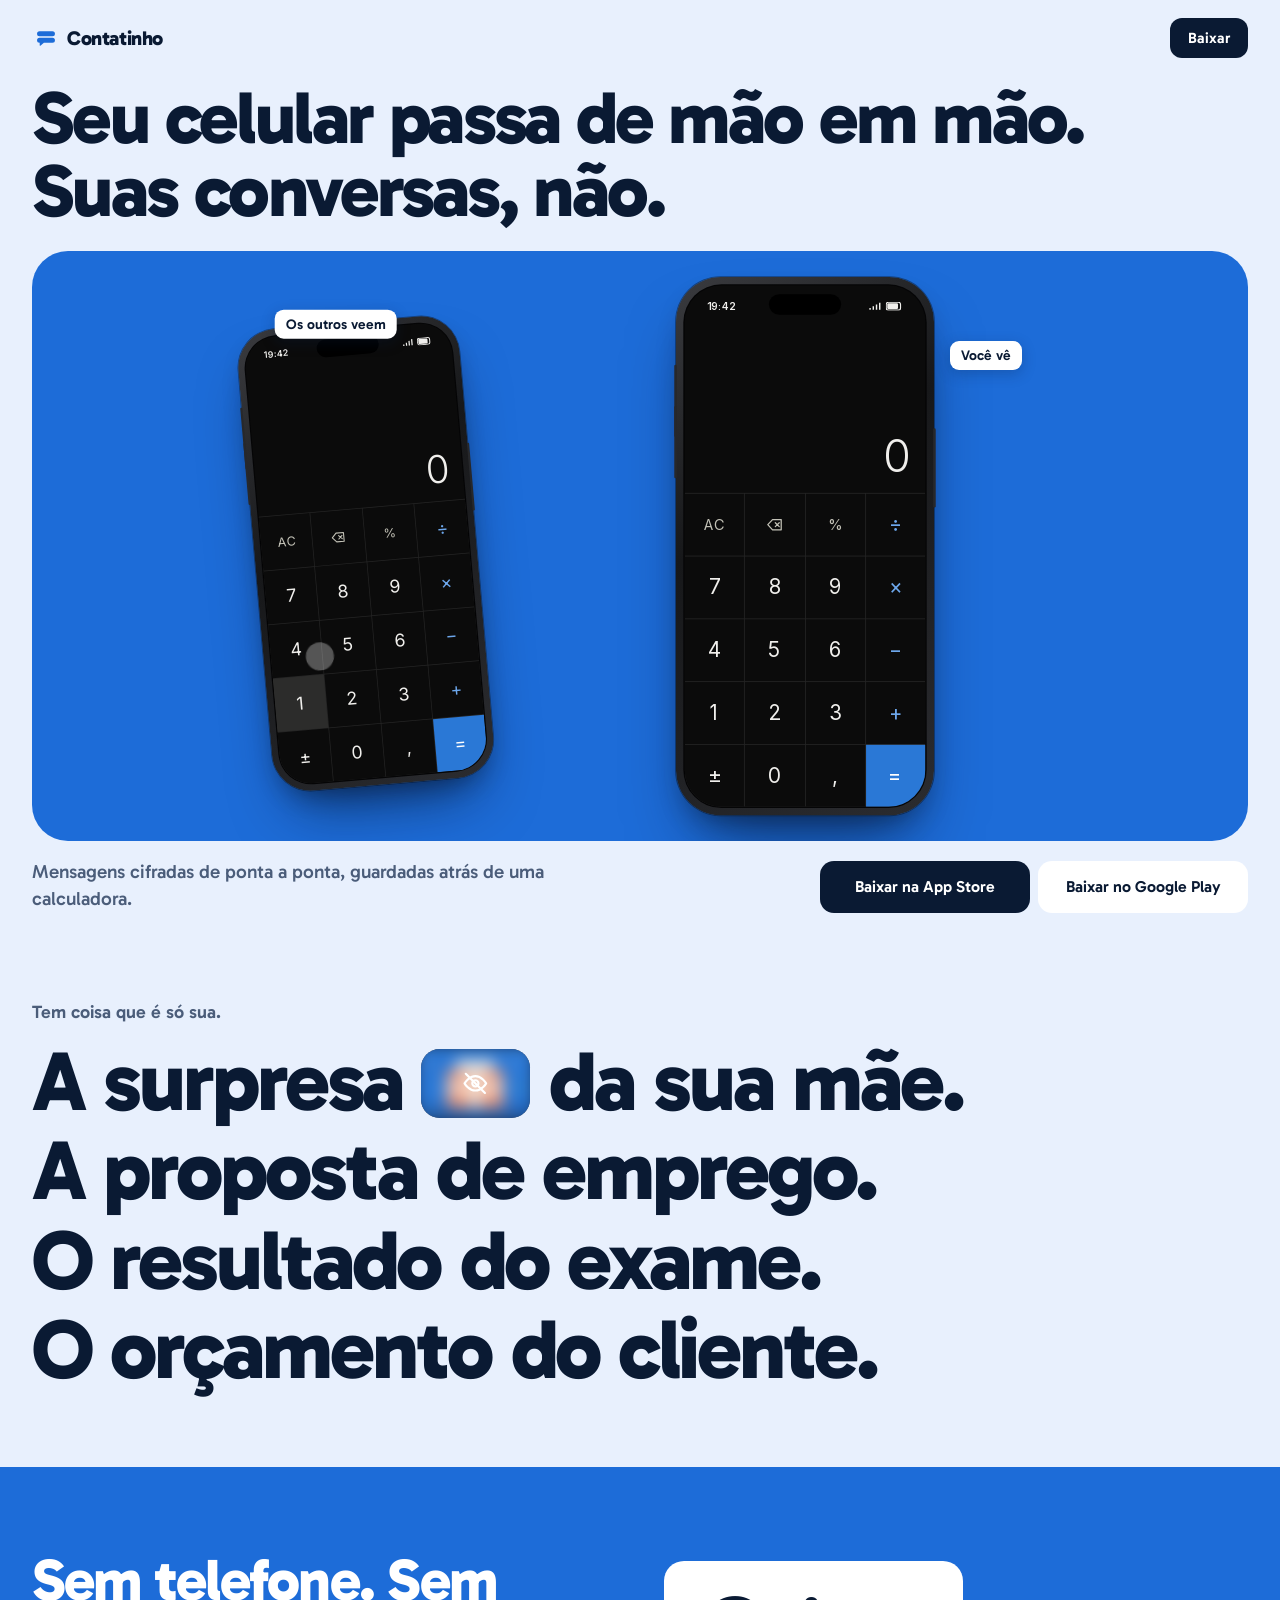
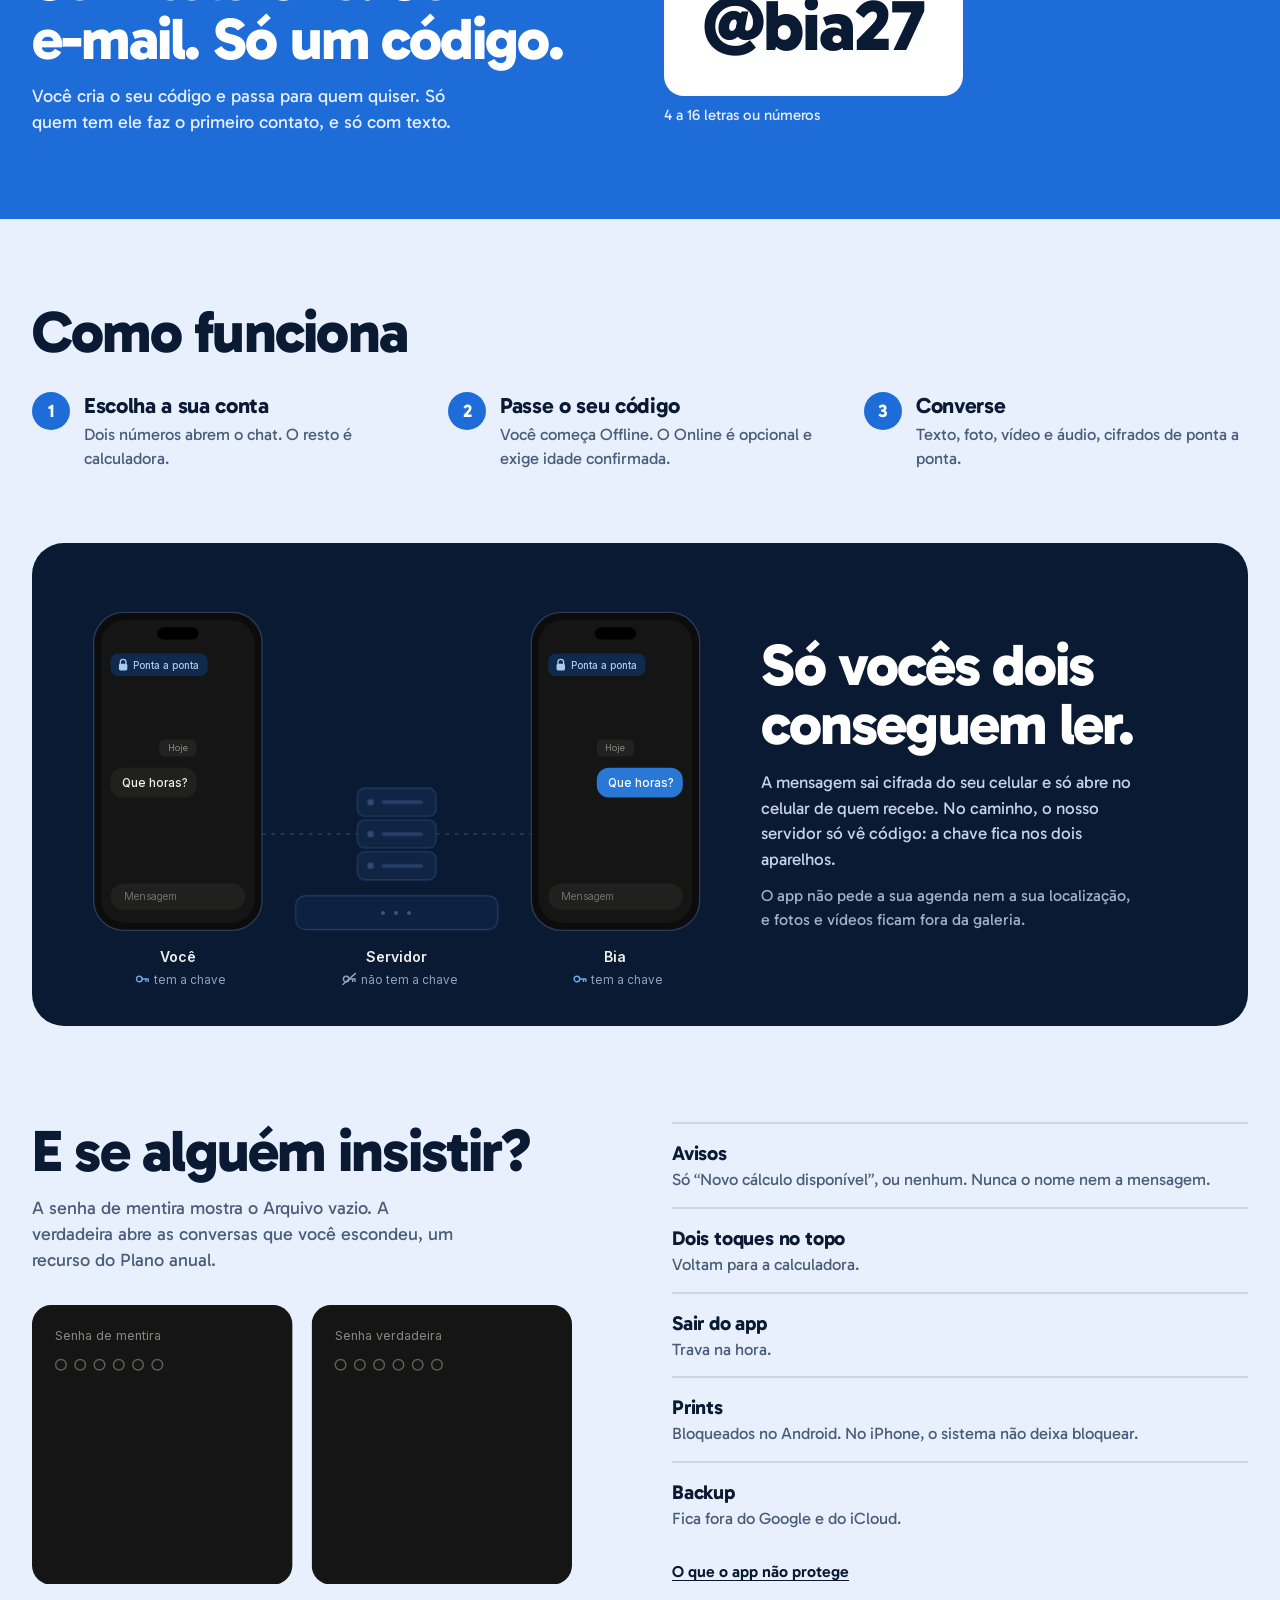
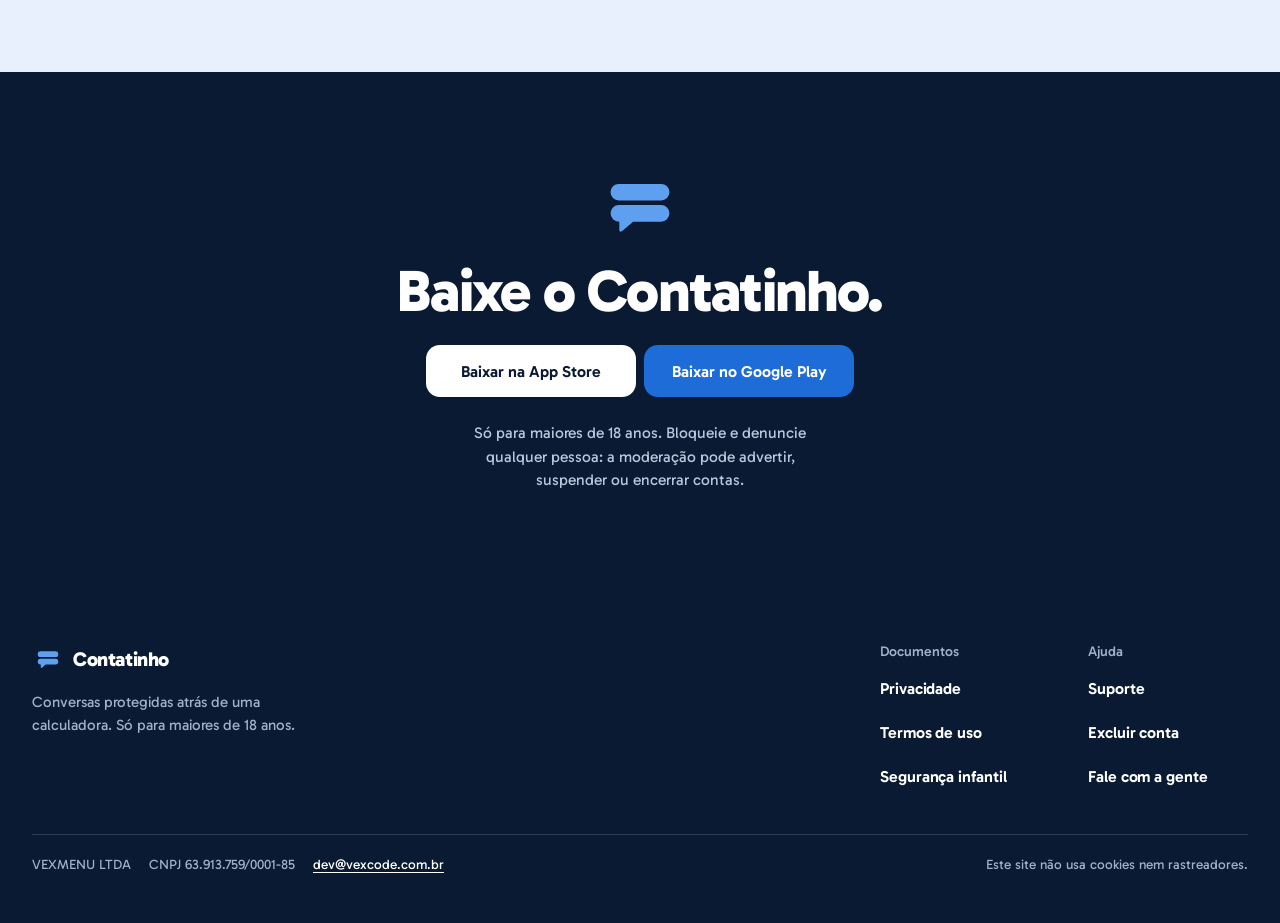
<file: index.html>
<!doctype html>
<html lang="pt-BR">
<head>
<meta charset="utf-8">
<meta http-equiv="Content-Security-Policy" content="default-src 'none'; img-src 'self'; style-src 'self'; script-src 'self'; font-src 'self'; base-uri 'none'; form-action 'none'">
<meta name="viewport" content="width=device-width, initial-scale=1, viewport-fit=cover">
<title>Contatinho: conversas protegidas atrás de uma calculadora</title>
<meta name="description" content="App de mensagens para maiores de 18 anos, com criptografia de ponta a ponta, que abre numa calculadora.">
<link rel="canonical" href="https://contatinho.app/">
<meta name="theme-color" content="#1660cf" media="(max-width: 979px)">
<meta name="theme-color" content="#e8f0fd" media="(min-width: 980px)">
<link rel="icon" href="favicon.svg" type="image/svg+xml">
<link rel="apple-touch-icon" href="icone-180.png">
<link rel="preload" href="fontes/mona.woff2" as="font" type="font/woff2" crossorigin media="(max-width: 979px)">
<link rel="preload" href="fontes/gabarito.woff2" as="font" type="font/woff2" crossorigin media="(min-width: 980px)">
<link rel="stylesheet" href="inicio.css">
<script src="inicio.js" defer></script>
</head>
<body id="topo">

<div class="v1">
<a class="pular" href="#c1">Pular para o conteúdo</a>
<header class="m1-nav"><a class="m1-marca" href="#topo" aria-label="Contatinho, início"><svg viewBox="0 0 100 100" aria-hidden="true" focusable="false"><path fill="currentColor" d="M27 26h46a9 9 0 0 1 0 18H27a9 9 0 0 1 0-18Zm0 23h46a9 9 0 0 1 0 18H42.5L31 77c-1.900 1.700-3.500.800-3.500-1.500V67H27a9 9 0 0 1 0-18Z"/></svg><span>Contatinho</span></a><a class="m1-nav-b" href="#baixar-1">Baixar</a></header>
<main id="c1">
<div class="m1-her">
<h1 class="m1-tit"><span class="m1-bal">Por fora, <br>uma calculadora.</span><span class="m1-bal m1-bal--2">Por dentro, <br>suas conversas.</span></h1>
<div class="m1-her-b"><p>Mensagens cifradas de ponta a ponta, guardadas atrás de uma calculadora.</p><div class="m1-lojas"><a href="https://apps.apple.com/br/app/id6829813231">Baixar na App Store</a><a href="https://play.google.com/store/apps/details?id=com.vexmenu.calculadora">Baixar no Google Play</a></div></div>
<div class="m1-cel"><div class="k" data-celular="filme" role="img" aria-label="Celular mostrando o Contatinho: chega um aviso que não diz de quem é nem o que diz; a calculadora abre a lista de conversas com a conta secreta; a Bia manda a foto da decoração e o vídeo do salão, que chegam cobertos e só aparecem quando você toca; você segura a conversa e esconde: ela vai para o Arquivo, que só abre com senha; dois toques no topo voltam para a calculadora.">
<div class="k-corpo" aria-hidden="true"><div class="k-tela" data-tela>
<div class="k-ilha"></div>
<div class="k-push" data-push><span class="k-push-ic"><svg viewBox="0 0 24 24"><path d="M7 6.5v5M4.5 9h5M14.5 9h5M5 15.5l4 4M9 15.5l-4 4M14.5 16h5M14.5 19h5"/></svg></span><div><b>Calculadora</b><span>Novo cálculo disponível</span></div><time>agora</time></div>
<div class="k-status"><span>19:42</span><span class="k-st"><svg viewBox="0 0 18 12"><path d="M1 8.5h2V11H1zM5.5 6h2v5h-2zM10 3.5h2V11h-2zM14.5 1h2v10h-2z"/></svg><svg viewBox="0 0 24 12"><rect x=".5" y=".5" width="20" height="11" rx="3" fill="none" stroke="currentColor"/><rect x="2" y="2" width="15" height="8" rx="1.5"/></svg></span></div>

<section class="k-c k-calc" data-t="calc">
<div class="k-visor"><span class="k-expr" data-expr>&nbsp;</span><span class="k-num" data-num>0</span></div>
<div class="k-teclas">
<i class="f" data-k="AC">AC</i><i class="f" data-k="⌫"><svg viewBox="0 0 24 24"><path d="M9 5.5h11v13H9l-6-6.5zM12.5 9.5l5 5M17.5 9.5l-5 5"/></svg></i><i class="f" data-k="%">%</i><i class="o" data-k="÷">÷</i>
<i data-k="7">7</i><i data-k="8">8</i><i data-k="9">9</i><i class="o" data-k="×">×</i>
<i data-k="4">4</i><i data-k="5">5</i><i data-k="6">6</i><i class="o" data-k="−">−</i>
<i data-k="1">1</i><i data-k="2">2</i><i data-k="3">3</i><i class="o" data-k="+">+</i>
<i data-k="±">±</i><i data-k="0">0</i><i data-k=",">,</i><i class="ig" data-k="=">=</i>
</div>
</section>

<section class="k-c k-lista" data-t="lista">
<header class="k-l-topo"><h6>Conversas</h6><span class="k-selo">Offline</span></header>
<div class="k-linhas">
<div class="k-linha" data-bia><span class="k-av k-av--d"><svg viewBox="0 0 24 24"><circle cx="16.6" cy="12" r="2.6"/><circle cx="14.3" cy="15.98" r="2.6"/><circle cx="9.7" cy="15.98" r="2.6"/><circle cx="7.4" cy="12" r="2.6"/><circle cx="9.7" cy="8.02" r="2.6"/><circle cx="14.3" cy="8.02" r="2.6"/><circle class="a" cx="12" cy="12" r="2.2"/></svg></span><div class="k-l-t"><b>Bia</b><span data-bia-prev>A surpresa ainda tá de pé?</span></div><div class="k-l-m"><time data-bia-hora>19:40</time><em data-naolidas>1</em></div></div>
<div class="k-linha"><span class="k-av k-av--d"><svg viewBox="0 0 24 24"><path class="a" d="M3 9.5c2-2 4-2 6 0s4 2 6 0 4-2 6 0"/><path d="M3 14.5c2-2 4-2 6 0s4 2 6 0 4-2 6 0"/></svg></span><div class="k-l-t"><b>Gabi</b><span>Mandei o orçamento</span></div><div class="k-l-m"><time>18:10</time></div></div>
<div class="k-linha"><span class="k-av k-av--l">D</span><div class="k-l-t"><b>Duda</b><span>Foto</span></div><div class="k-l-m"><time>17:03</time></div></div>
<div class="k-linha"><span class="k-av k-av--d"><svg viewBox="0 0 24 24"><path d="M5 19C5 11 10 5 19 5c0 9-6 14-14 14z"/><path class="a" d="M5 19l9-9"/></svg></span><div class="k-l-t"><b>Rafa</b><span>Áudio de 0:14</span></div><div class="k-l-m"><time>Ontem</time></div></div>
<div class="k-linha"><span class="k-av k-av--d"><svg viewBox="0 0 24 24"><path d="M5 10V4.5l4 3h6l4-3V10a7 7 0 0 1-14 0z"/><path class="a" d="M9.5 12h.01M14.5 12h.01"/></svg></span><div class="k-l-t"><b>Leo</b><span>Valeu!</span></div><div class="k-l-m"><time>Ontem</time></div></div>
<div class="k-linha"><span class="k-av k-av--l">T</span><div class="k-l-t"><b>Tia Rosa</b><span>Combinado</span></div><div class="k-l-m"><time>Seg</time></div></div>
<div class="k-linha k-linha--arq" data-arq-linha><span class="k-av k-av--i"><svg viewBox="0 0 24 24"><path d="M3 5h18v4H3zM5 9v10h14V9M10 13h4"/></svg></span><div class="k-l-t"><b>Arquivo</b></div></div>
</div>
<nav class="k-abas"><span class="on"><svg viewBox="0 0 24 24"><path d="M4 5h16v11H9l-5 4z"/></svg>Conversas</span><span><svg viewBox="0 0 24 24"><circle cx="12" cy="8" r="4"/><path d="M4 21c0-4 4-6 8-6s8 2 8 6"/></svg>Desconhecidos</span><span><svg viewBox="0 0 24 24"><path d="M4 7h9M17 7h3M4 17h3M11 17h9"/><circle cx="15" cy="7" r="2"/><circle cx="9" cy="17" r="2"/></svg>Ajustes</span></nav>
</section>

<section class="k-c k-conv on" data-t="conv">
<header class="k-c-topo"><svg class="k-volta" data-volta viewBox="0 0 24 24"><path d="M15 5l-7 7 7 7"/></svg><span class="k-av k-av--p k-av--d"><svg viewBox="0 0 24 24"><circle cx="16.6" cy="12" r="2.6"/><circle cx="14.3" cy="15.98" r="2.6"/><circle cx="9.7" cy="15.98" r="2.6"/><circle cx="7.4" cy="12" r="2.6"/><circle cx="9.7" cy="8.02" r="2.6"/><circle cx="14.3" cy="8.02" r="2.6"/><circle class="a" cx="12" cy="12" r="2.2"/></svg></span><div class="k-c-n"><b>Bia</b><small data-sub>online agora</small></div><svg class="k-ppp" viewBox="0 0 24 24"><circle cx="5" cy="12" r="1.2"/><circle cx="12" cy="12" r="1.2"/><circle cx="19" cy="12" r="1.2"/></svg></header>
<div class="k-msgs">
<p class="k-cif"><svg viewBox="0 0 24 24"><rect x="5" y="11" width="14" height="9" rx="2"/><path d="M8 11V8a4 4 0 0 1 8 0v3"/></svg>Mensagens cifradas de ponta a ponta. Só vocês dois conseguem ler.</p>
<span class="k-dia">Hoje</span>
<div class="k-m ela">Os 60 da tia Rosa são sábado. Ela não pode nem sonhar<time>11:02</time></div>
<div class="k-m eu">Pode deixar. Ela vive mexendo no meu celular<time>11:05</time></div>
<div class="k-m ela">Por isso combinei tudo por aqui<time>11:06</time></div>
<div class="k-m eu">O salão tá reservado<time>11:07</time></div>
<div class="k-m ela">E o presente tá guardado aqui em casa<time>11:09</time></div>
<div class="k-m ela" data-m="1">A surpresa ainda tá de pé?<time>19:40</time></div>
<div class="k-m eu" data-m="2">Tá sim. Ninguém desconfia.<time>19:41</time></div>
<figure class="k-m ela k-m--foto" data-m="3"><div class="k-quadro" data-foto><svg viewBox="0 0 24 24"><path d="M4 8.5h3l1.6-2.5h6.8L17 8.5h3V19H4z"/><circle cx="12" cy="13.5" r="3.3"/></svg><b>Foto</b><small>Toque para abrir</small></div><figcaption>A decoração<time>19:41</time></figcaption></figure>
<div class="k-m eu k-m--audio" data-m="4"><span class="k-pl" data-play><svg viewBox="0 0 24 24"><path d="M8 5.5v13l11-6.5z"/></svg></span><span class="k-onda"><svg viewBox="0 0 112 24"><path d="M1.5 4.0V20.0M6.0 5.0V19.0M10.5 6.0V18.0M14.9 9.0V15.0M19.4 7.0V17.0M23.9 7.0V17.0M28.4 4.0V20.0M32.9 9.0V15.0M37.3 3.0V21.0M41.8 9.0V15.0M46.3 7.0V17.0M50.8 6.0V18.0M55.3 6.0V18.0M59.7 7.0V17.0M64.2 3.0V21.0M68.7 7.0V17.0M73.2 6.0V18.0M77.7 9.0V15.0M82.1 7.0V17.0M86.6 3.0V21.0M91.1 9.0V15.0M95.6 6.0V18.0M100.1 9.0V15.0M104.5 3.0V21.0M109.0 9.0V15.0"/></svg><span class="k-onda-p" data-onda><svg viewBox="0 0 112 24"><path d="M1.5 4.0V20.0M6.0 5.0V19.0M10.5 6.0V18.0M14.9 9.0V15.0M19.4 7.0V17.0M23.9 7.0V17.0M28.4 4.0V20.0M32.9 9.0V15.0M37.3 3.0V21.0M41.8 9.0V15.0M46.3 7.0V17.0M50.8 6.0V18.0M55.3 6.0V18.0M59.7 7.0V17.0M64.2 3.0V21.0M68.7 7.0V17.0M73.2 6.0V18.0M77.7 9.0V15.0M82.1 7.0V17.0M86.6 3.0V21.0M91.1 9.0V15.0M95.6 6.0V18.0M100.1 9.0V15.0M104.5 3.0V21.0M109.0 9.0V15.0"/></svg></span></span><time>0:04</time></div>
<figure class="k-m ela k-m--video" data-m="5"><div class="k-quadro" data-video><span class="k-pl"><svg viewBox="0 0 24 24"><path d="M8 5.5v13l11-6.5z"/></svg></span><b>Vídeo · 0:12</b><small>Toque para abrir</small></div><time>19:42</time></figure>
<div class="k-m ela" data-m="6">Fechado. Sábado, 19h.<time>19:42</time></div>
</div>
<footer class="k-comp"><svg viewBox="0 0 24 24"><path d="M4 8.5h3l1.6-2.5h6.8L17 8.5h3V19H4z"/><circle cx="12" cy="13.5" r="3.3"/></svg><div class="k-campo" data-campo><span data-texto>Mensagem</span></div><span class="k-env" data-env><svg class="k-i-mic" viewBox="0 0 24 24"><rect x="9" y="3" width="6" height="11" rx="3"/><path d="M5.5 11a6.5 6.5 0 0 0 13 0M12 17.5V21"/></svg><svg class="k-i-env" viewBox="0 0 24 24"><path d="M5 12h14M13 6l6 6-6 6"/></svg></span></footer>
</section>

<section class="k-c k-arq" data-t="arq">
<header class="k-l-topo k-arq-topo"><svg class="k-volta" viewBox="0 0 24 24"><path d="M15 5l-7 7 7 7"/></svg><h6>Arquivo</h6></header>
<div class="k-linhas">
<div class="k-linha"><span class="k-av k-av--d"><svg viewBox="0 0 24 24"><circle cx="16.6" cy="12" r="2.6"/><circle cx="14.3" cy="15.98" r="2.6"/><circle cx="9.7" cy="15.98" r="2.6"/><circle cx="7.4" cy="12" r="2.6"/><circle cx="9.7" cy="8.02" r="2.6"/><circle cx="14.3" cy="8.02" r="2.6"/><circle class="a" cx="12" cy="12" r="2.2"/></svg></span><div class="k-l-t"><b>Bia</b><span>Fechado. Sábado, 19h.</span></div><div class="k-l-m"><time>19:42</time></div></div>
</div>
</section>

<div class="k-visu" data-visu><div class="k-visu-foto"><svg class="cena-foto" viewBox="0 0 240 190" aria-hidden="true" focusable="false"><rect width="240" height="190" fill="#1c2536"/><rect y="150" width="240" height="40" fill="#241f1d"/><rect y="150" width="240" height="1.5" fill="#3a302a"/><path d="M-4 20Q120 50 244 18" fill="none" stroke="#c3c2b7" stroke-opacity=".55" stroke-width="1"/><path d="M-1.5 22.2h14l-7 12z" fill="#f09978"/><path d="M17.6 26.1h14l-7 12z" fill="#6da7ec"/><path d="M36.7 29.2h14l-7 12z" fill="#f0eee6"/><path d="M55.8 31.7h14l-7 12z" fill="#55bf50"/><path d="M74.8 33.3h14l-7 12z" fill="#f09978"/><path d="M93.9 34.3h14l-7 12z" fill="#6da7ec"/><path d="M113.0 34.5h14l-7 12z" fill="#f0eee6"/><path d="M132.1 34.0h14l-7 12z" fill="#55bf50"/><path d="M151.2 32.7h14l-7 12z" fill="#f09978"/><path d="M170.2 30.7h14l-7 12z" fill="#6da7ec"/><path d="M189.3 28.0h14l-7 12z" fill="#f0eee6"/><path d="M208.4 24.6h14l-7 12z" fill="#55bf50"/><path d="M227.5 20.4h14l-7 12z" fill="#f09978"/><path d="M54 122C48 141 60 142.5 52 150" fill="none" stroke="#c3c2b7" stroke-opacity=".5" stroke-width=".9"/><ellipse cx="54" cy="92" rx="22" ry="27" fill="#2a78d6"/><path d="M51 123h6l-3-5z" fill="#2a78d6"/><ellipse cx="45.6" cy="80.7" rx="4.0" ry="7.0" fill="#fff" fill-opacity=".3" transform="rotate(-22 45.6 80.7)"/><path d="M96 101C101 120 91 132.0 94 150" fill="none" stroke="#c3c2b7" stroke-opacity=".5" stroke-width=".9"/><ellipse cx="96" cy="74" rx="19" ry="24" fill="#f09978"/><path d="M93 102h6l-3-5z" fill="#f09978"/><ellipse cx="88.8" cy="63.9" rx="3.4" ry="6.2" fill="#fff" fill-opacity=".3" transform="rotate(-22 88.8 63.9)"/><path d="M178 111C173 130 183 137.0 176 150" fill="none" stroke="#c3c2b7" stroke-opacity=".5" stroke-width=".9"/><ellipse cx="178" cy="82" rx="21" ry="26" fill="#f0eee6"/><path d="M175 112h6l-3-5z" fill="#f0eee6"/><ellipse cx="170.0" cy="71.1" rx="3.8" ry="6.8" fill="#fff" fill-opacity=".3" transform="rotate(-22 170.0 71.1)"/><path d="M210 129C214 148 206 146.0 208 150" fill="none" stroke="#c3c2b7" stroke-opacity=".5" stroke-width=".9"/><ellipse cx="210" cy="106" rx="16" ry="20" fill="#55bf50"/><path d="M207 130h6l-3-5z" fill="#55bf50"/><ellipse cx="203.9" cy="97.6" rx="2.9" ry="5.2" fill="#fff" fill-opacity=".3" transform="rotate(-22 203.9 97.6)"/><path d="M140 83C136 102 144 123.0 138 150" fill="none" stroke="#c3c2b7" stroke-opacity=".5" stroke-width=".9"/><ellipse cx="140" cy="62" rx="14" ry="18" fill="#6da7ec"/><path d="M137 84h6l-3-5z" fill="#6da7ec"/><ellipse cx="134.7" cy="54.4" rx="2.5" ry="4.7" fill="#fff" fill-opacity=".3" transform="rotate(-22 134.7 54.4)"/><rect x="112" y="124" width="36" height="26" rx="2.5" fill="#6da7ec"/><rect x="127" y="124" width="6" height="26" fill="#f0eee6"/><rect x="112" y="133" width="36" height="5.5" fill="#f0eee6"/><ellipse cx="124.5" cy="121" rx="6" ry="3.8" fill="#f0eee6"/><ellipse cx="135.5" cy="121" rx="6" ry="3.8" fill="#f0eee6"/><rect x="26" y="140" width="5" height="2.4" rx=".7" fill="#f09978" transform="rotate(20 28.5 141.2)"/><rect x="44" y="124" width="5" height="2.4" rx=".7" fill="#6da7ec" transform="rotate(-30 46.5 125.2)"/><rect x="76" y="146" width="5" height="2.4" rx=".7" fill="#f0eee6" transform="rotate(45 78.5 147.2)"/><rect x="166" y="140" width="5" height="2.4" rx=".7" fill="#55bf50" transform="rotate(-15 168.5 141.2)"/><rect x="196" y="130" width="5" height="2.4" rx=".7" fill="#f2cf86" transform="rotate(30 198.5 131.2)"/><rect x="152" y="112" width="5" height="2.4" rx=".7" fill="#f09978" transform="rotate(10 154.5 113.2)"/><rect x="16" y="112" width="5" height="2.4" rx=".7" fill="#6da7ec" transform="rotate(-40 18.5 113.2)"/><rect x="222" y="146" width="5" height="2.4" rx=".7" fill="#f0eee6" transform="rotate(60 224.5 147.2)"/><rect x="98" y="128" width="5" height="2.4" rx=".7" fill="#55bf50" transform="rotate(70 100.5 129.2)"/></svg></div><div class="k-visu-video"><svg class="cena-video" viewBox="0 0 270 480" preserveAspectRatio="xMidYMid slice" aria-hidden="true" focusable="false"><rect width="270" height="480" fill="#2a201c"/><rect y="372" width="270" height="108" fill="#1b1513"/><path d="M-10 54Q135 128 280 46" fill="none" stroke="#5b4a3e" stroke-width="1.2"/><g class="lz lz1"><circle cx="6.1" cy="64.7" r="9" fill="#f2cf86" fill-opacity=".14"/><circle cx="6.1" cy="64.7" r="3.4" fill="#f2cf86"/></g><g class="lz lz2"><circle cx="38.3" cy="77.3" r="9" fill="#f2cf86" fill-opacity=".14"/><circle cx="38.3" cy="77.3" r="3.4" fill="#f2cf86"/></g><g class="lz lz3"><circle cx="70.6" cy="86.1" r="9" fill="#f2cf86" fill-opacity=".14"/><circle cx="70.6" cy="86.1" r="3.4" fill="#f2cf86"/></g><g class="lz lz1"><circle cx="102.8" cy="91.0" r="9" fill="#f2cf86" fill-opacity=".14"/><circle cx="102.8" cy="91.0" r="3.4" fill="#f2cf86"/></g><g class="lz lz2"><circle cx="135.0" cy="92.0" r="9" fill="#f2cf86" fill-opacity=".14"/><circle cx="135.0" cy="92.0" r="3.4" fill="#f2cf86"/></g><g class="lz lz3"><circle cx="167.2" cy="89.2" r="9" fill="#f2cf86" fill-opacity=".14"/><circle cx="167.2" cy="89.2" r="3.4" fill="#f2cf86"/></g><g class="lz lz1"><circle cx="199.4" cy="82.5" r="9" fill="#f2cf86" fill-opacity=".14"/><circle cx="199.4" cy="82.5" r="3.4" fill="#f2cf86"/></g><g class="lz lz2"><circle cx="231.7" cy="72.0" r="9" fill="#f2cf86" fill-opacity=".14"/><circle cx="231.7" cy="72.0" r="3.4" fill="#f2cf86"/></g><g class="lz lz3"><circle cx="263.9" cy="57.6" r="9" fill="#f2cf86" fill-opacity=".14"/><circle cx="263.9" cy="57.6" r="3.4" fill="#f2cf86"/></g><path d="M-10 118Q135 186 280 110" fill="none" stroke="#5b4a3e" stroke-width="1.2"/><g class="lz lz2"><circle cx="8.1" cy="128.9" r="9" fill="#f2cf86" fill-opacity=".14"/><circle cx="8.1" cy="128.9" r="3.4" fill="#f2cf86"/></g><g class="lz lz3"><circle cx="44.4" cy="141.4" r="9" fill="#f2cf86" fill-opacity=".14"/><circle cx="44.4" cy="141.4" r="3.4" fill="#f2cf86"/></g><g class="lz lz1"><circle cx="80.6" cy="149.4" r="9" fill="#f2cf86" fill-opacity=".14"/><circle cx="80.6" cy="149.4" r="3.4" fill="#f2cf86"/></g><g class="lz lz2"><circle cx="116.9" cy="152.9" r="9" fill="#f2cf86" fill-opacity=".14"/><circle cx="116.9" cy="152.9" r="3.4" fill="#f2cf86"/></g><g class="lz lz3"><circle cx="153.1" cy="151.9" r="9" fill="#f2cf86" fill-opacity=".14"/><circle cx="153.1" cy="151.9" r="3.4" fill="#f2cf86"/></g><g class="lz lz1"><circle cx="189.4" cy="146.4" r="9" fill="#f2cf86" fill-opacity=".14"/><circle cx="189.4" cy="146.4" r="3.4" fill="#f2cf86"/></g><g class="lz lz2"><circle cx="225.6" cy="136.4" r="9" fill="#f2cf86" fill-opacity=".14"/><circle cx="225.6" cy="136.4" r="3.4" fill="#f2cf86"/></g><g class="lz lz3"><circle cx="261.9" cy="121.9" r="9" fill="#f2cf86" fill-opacity=".14"/><circle cx="261.9" cy="121.9" r="3.4" fill="#f2cf86"/></g><path d="M40 265C34 284 46 291.0 38 304" fill="none" stroke="#c3c2b7" stroke-opacity=".5" stroke-width=".9"/><ellipse cx="40" cy="236" rx="21" ry="26" fill="#2a78d6"/><path d="M37 266h6l-3-5z" fill="#2a78d6"/><ellipse cx="32.0" cy="225.1" rx="3.8" ry="6.8" fill="#fff" fill-opacity=".3" transform="rotate(-22 32.0 225.1)"/><path d="M70 238C75 257 65 277.5 68 304" fill="none" stroke="#c3c2b7" stroke-opacity=".5" stroke-width=".9"/><ellipse cx="70" cy="212" rx="18" ry="23" fill="#f09978"/><path d="M67 239h6l-3-5z" fill="#f09978"/><ellipse cx="63.2" cy="202.3" rx="3.2" ry="6.0" fill="#fff" fill-opacity=".3" transform="rotate(-22 63.2 202.3)"/><path d="M228 255C223 274 233 286.0 226 304" fill="none" stroke="#c3c2b7" stroke-opacity=".5" stroke-width=".9"/><ellipse cx="228" cy="226" rx="21" ry="26" fill="#f0eee6"/><path d="M225 256h6l-3-5z" fill="#f0eee6"/><ellipse cx="220.0" cy="215.1" rx="3.8" ry="6.8" fill="#fff" fill-opacity=".3" transform="rotate(-22 220.0 215.1)"/><path d="M202 275C206 294 198 296.0 200 304" fill="none" stroke="#c3c2b7" stroke-opacity=".5" stroke-width=".9"/><ellipse cx="202" cy="252" rx="16" ry="20" fill="#55bf50"/><path d="M199 276h6l-3-5z" fill="#55bf50"/><ellipse cx="195.9" cy="243.6" rx="2.9" ry="5.2" fill="#fff" fill-opacity=".3" transform="rotate(-22 195.9 243.6)"/><rect x="22" y="300" width="226" height="10" rx="2" fill="#f0eee6"/><rect x="28" y="310" width="214" height="54" fill="#e2ded4"/><path d="M28 330h214M28 350h214" stroke="#d3cec2" stroke-width="1"/><rect x="100" y="258" width="70" height="42" rx="4" fill="#f0eee6"/><rect x="100" y="282" width="70" height="5" fill="#6da7ec"/><rect x="114" y="226" width="42" height="32" rx="4" fill="#f8f6f0"/><rect x="114" y="246" width="42" height="4" fill="#6da7ec"/><text x="135" y="220" text-anchor="middle" class="velas">60</text><g class="chama"><ellipse cx="126" cy="190" rx="2.6" ry="4.4" fill="#f2cf86"/><ellipse cx="145" cy="190" rx="2.6" ry="4.4" fill="#f2cf86"/></g><ellipse cx="56" cy="298" rx="14" ry="3" fill="#c3c2b7" fill-opacity=".55"/><ellipse cx="214" cy="298" rx="14" ry="3" fill="#c3c2b7" fill-opacity=".55"/><rect x="76" y="280" width="6" height="18" rx="1.5" fill="#c3c2b7" fill-opacity=".35"/><rect x="188" y="280" width="6" height="18" rx="1.5" fill="#c3c2b7" fill-opacity=".35"/><path d="M8 480V420a26 26 0 0 1 52 0V480z" fill="#120e0d"/><path d="M74 480V420a26 26 0 0 1 52 0V480z" fill="#120e0d"/><path d="M144 480V420a26 26 0 0 1 52 0V480z" fill="#120e0d"/><path d="M210 480V420a26 26 0 0 1 52 0V480z" fill="#120e0d"/><rect x="40" y="380" width="5" height="2.4" rx=".7" fill="#f09978" transform="rotate(20 42.5 381.2)"/><rect x="90" y="396" width="5" height="2.4" rx=".7" fill="#6da7ec" transform="rotate(-30 92.5 397.2)"/><rect x="150" y="388" width="5" height="2.4" rx=".7" fill="#f0eee6" transform="rotate(45 152.5 389.2)"/><rect x="210" y="402" width="5" height="2.4" rx=".7" fill="#55bf50" transform="rotate(-15 212.5 403.2)"/><rect x="120" y="410" width="5" height="2.4" rx=".7" fill="#f2cf86" transform="rotate(30 122.5 411.2)"/><rect x="60" y="420" width="5" height="2.4" rx=".7" fill="#f09978" transform="rotate(70 62.5 421.2)"/><rect x="230" y="384" width="5" height="2.4" rx=".7" fill="#6da7ec" transform="rotate(10 232.5 385.2)"/></svg></div><span class="k-visu-x"><svg viewBox="0 0 24 24"><path d="M6 6l12 12M18 6L6 18"/></svg></span><div class="k-visu-b"><i data-barra></i></div></div>

<div class="k-folha" data-acoes><div><span class="k-f-quem"><span class="k-av k-av--p k-av--d"><svg viewBox="0 0 24 24"><circle cx="16.6" cy="12" r="2.6"/><circle cx="14.3" cy="15.98" r="2.6"/><circle cx="9.7" cy="15.98" r="2.6"/><circle cx="7.4" cy="12" r="2.6"/><circle cx="9.7" cy="8.02" r="2.6"/><circle cx="14.3" cy="8.02" r="2.6"/><circle class="a" cx="12" cy="12" r="2.2"/></svg></span><b>Bia</b></span><span class="k-op" data-esconder><svg viewBox="0 0 24 24"><path d="M3 5h18v4H3zM5 9v10h14V9M10 13h4"/></svg><span>Esconder<small>Sai da lista e fica no Arquivo</small></span></span><span class="k-op"><svg viewBox="0 0 24 24"><path d="M6 16V11a6 6 0 0 1 9.5-4.9M18 11v5l1.5 2H8M10 20.5a2.2 2.2 0 0 0 4 0M4 4l16 16"/></svg><span>Silenciar avisos</span></span><span class="k-op"><svg viewBox="0 0 24 24"><path d="M4.5 7h15M9.5 7V4.5h5V7M6.5 7l1 13h9l1-13"/></svg><span>Apagar conversa</span></span><span class="k-op p"><svg viewBox="0 0 24 24"><circle cx="12" cy="12" r="8"/><path d="M6.5 6.5l11 11"/></svg><span>Bloquear</span></span></div></div>
<div class="k-folha" data-folha><div><span class="k-s-selo k-s-selo--p"><svg viewBox="0 0 24 24"><path d="M12 3l7 3v5.5c0 4.4-3 8-7 9.5-4-1.5-7-5.1-7-9.5V6z"/><rect x="9" y="11" width="6" height="5" rx="1"/><path d="M10.2 11V9.6a1.8 1.8 0 0 1 3.6 0V11"/></svg></span><b>Esconder a conversa com Bia?</b><p>Ela sai da lista e só aparece no Arquivo, com a sua senha.</p><span class="k-bt" data-confirma>Esconder</span><span class="k-bt k-bt--s">Cancelar</span></div></div>

<div class="k-senha" data-senha><div class="k-s-topo"><span class="k-s-selo"><svg viewBox="0 0 24 24"><path d="M12 3l7 3v5.5c0 4.4-3 8-7 9.5-4-1.5-7-5.1-7-9.5V6z"/><rect x="9" y="11" width="6" height="5" rx="1"/><path d="M10.2 11V9.6a1.8 1.8 0 0 1 3.6 0V11"/></svg></span><b>Arquivo</b><small>Digite sua senha</small><span class="k-pontos" data-pontos><i></i><i></i><i></i><i></i><i></i><i></i></span><span class="k-desb"><svg viewBox="0 0 24 24"><path d="M5 12.5l4.5 4.5L19 7.5"/></svg>Desbloqueado</span></div><span class="k-tec"><i data-s="1">1</i><i data-s="2">2</i><i data-s="3">3</i><i data-s="4">4</i><i data-s="5">5</i><i data-s="6">6</i><i data-s="7">7</i><i data-s="8">8</i><i data-s="9">9</i><i class="v"></i><i data-s="0">0</i><i class="v"><svg viewBox="0 0 24 24"><path d="M9 5.5h11v13H9l-6-6.5zM12.5 9.5l5 5M17.5 9.5l-5 5"/></svg></i></span><span class="k-bt" data-abrir>Abrir</span></div>

<div class="k-aviso" data-aviso>Conversa escondida</div>
<div class="k-topo-t" data-topo></div>
<div class="k-dedo" data-dedo></div>
</div></div></div>
</div>
</div>

<section class="m1-sec m1-passos" aria-labelledby="m1-passos-t"><h2 id="m1-passos-t">Abre com uma conta que só você sabe.</h2>
<ol><li><i>1</i><b>Escolha sua conta secreta</b><p>Dois números. Só essa conta abre o chat.</p></li><li><i>2</i><b>Passe o seu código</b><p>Sem telefone e sem <span class="nq">e-mail</span>.</p></li><li><i>3</i><b>Converse</b><p>Texto, foto, vídeo e áudio, cifrados no seu celular.</p></li></ol></section>

<section class="m1-sec m1-igual" aria-labelledby="m1-igual-t"><h2 id="m1-igual-t">Faça as contas.</h2>
<dl>
<div><dt>Alguém abre o app no seu celular</dt><dd>Vê só uma calculadora.</dd></div>
<div><dt>Chega uma mensagem</dt><dd>O aviso diz só “Novo cálculo disponível”. Sem nome, sem a mensagem.</dd></div>
<div><dt>Alguém obriga você a abrir</dt><dd>A senha de mentira mostra o Arquivo vazio.</dd></div>
<div><dt>Alguém copia os arquivos do celular</dt><dd>Está tudo cifrado, com a chave presa no aparelho.</dd></div>
<div><dt>Servidor invadido ou ordem judicial</dt><dd>Nós não temos o conteúdo das conversas.</dd></div>
<div><dt>Alguém tenta um print no Android</dt><dd>A tela sai preta. No iPhone, o sistema não deixa bloquear.</dd></div>
</dl><p class="m1-nota"><a href="privacidade.html#limites">O que o app não protege</a></p></section>

<section class="m1-sec m1-decide" aria-labelledby="m1-decide-t"><div><h2 id="m1-decide-t">Só fala com você quem tem o seu código.</h2><p>Você começa Offline. O primeiro contato chega separado, só com texto. O Online é opcional e exige idade confirmada.</p></div>
<div class="m1-ped" aria-hidden="true"><span class="m1-ped-t">Desconhecidos</span><div class="m1-ped-c"><span class="m1-av">L</span><div><b>Leo</b><small>@leo27 · pediu para conversar</small></div></div><p>Oi, aqui é o Leo, do futebol. O Rafa me passou o seu código.</p><div class="m1-ped-b"><span class="w">Aceitar</span><span>Apagar</span><span>Bloquear</span><span>Denunciar</span></div></div></section>

<section class="m1-sec m1-arq" aria-labelledby="m1-arq-t"><h2 id="m1-arq-t">Duas senhas. Um Arquivo.</h2><p class="m1-arq-p">A conversa escondida sai da lista. A senha de mentira abre o mesmo Arquivo, vazio.</p>
<div class="m1-arq-g"><figure><figcaption>Senha verdadeira</figcaption><ul><li><span>B</span><b>Bia</b>Fechado. Sábado, 19h.</li><li><span>D</span><b>Duda</b>Foto</li></ul></figure><figure><figcaption>Senha de mentira</figcaption><p>Nenhuma conversa arquivada</p></figure></div>
<small>Esconder conversas faz parte do Plano anual. Ninguém recupera a senha verdadeira, nem nós.</small></section>

<section class="m1-fim" id="baixar-1" aria-labelledby="m1-fim-t"><div class="m1-fim-logo"><svg viewBox="0 0 100 100" aria-hidden="true" focusable="false"><path fill="currentColor" d="M27 26h46a9 9 0 0 1 0 18H27a9 9 0 0 1 0-18Zm0 23h46a9 9 0 0 1 0 18H42.5L31 77c-1.900 1.700-3.500.800-3.500-1.500V67H27a9 9 0 0 1 0-18Z"/></svg></div><h2 id="m1-fim-t">Seu celular, suas conversas.</h2><p>Só para maiores de 18 anos. Bloqueie e denuncie qualquer pessoa: a moderação pode advertir, suspender ou encerrar contas.</p><div class="m1-lojas"><a href="https://apps.apple.com/br/app/id6829813231">Baixar na App Store</a><a href="https://play.google.com/store/apps/details?id=com.vexmenu.calculadora">Baixar no Google Play</a></div></section>
</main>
</div>

<div class="v5">
<a class="pular" href="#c5">Pular para o conteúdo</a>
<header class="m5-nav"><a class="m5-marca" href="#topo" aria-label="Contatinho, início"><svg viewBox="0 0 100 100" aria-hidden="true" focusable="false"><path fill="currentColor" d="M27 26h46a9 9 0 0 1 0 18H27a9 9 0 0 1 0-18Zm0 23h46a9 9 0 0 1 0 18H42.5L31 77c-1.900 1.700-3.500.800-3.500-1.500V67H27a9 9 0 0 1 0-18Z"/></svg><span>Contatinho</span></a><a class="m5-b" href="#baixar-5">Baixar</a></header>
<main id="c5">
<div class="m5-her">
<h1>Seu celular passa de mão em mão. <br>Suas conversas, não.</h1>
<div class="m5-palco">
<figure class="m5-fora"><div class="k" data-celular="calc" role="img" aria-label="O mesmo celular nas mãos de outra pessoa: só uma calculadora, fazendo contas comuns.">
<div class="k-corpo" aria-hidden="true"><div class="k-tela" data-tela>
<div class="k-ilha"></div>
<div class="k-status"><span>19:42</span><span class="k-st"><svg viewBox="0 0 18 12"><path d="M1 8.5h2V11H1zM5.5 6h2v5h-2zM10 3.5h2V11h-2zM14.5 1h2v10h-2z"/></svg><svg viewBox="0 0 24 12"><rect x=".5" y=".5" width="20" height="11" rx="3" fill="none" stroke="currentColor"/><rect x="2" y="2" width="15" height="8" rx="1.5"/></svg></span></div>
<section class="k-c k-calc on" data-t="calc">
<div class="k-visor"><span class="k-expr" data-expr>12 × 3,5</span><span class="k-num" data-num>42</span></div>
<div class="k-teclas">
<i class="f" data-k="AC">AC</i><i class="f" data-k="⌫"><svg viewBox="0 0 24 24"><path d="M9 5.5h11v13H9l-6-6.5zM12.5 9.5l5 5M17.5 9.5l-5 5"/></svg></i><i class="f" data-k="%">%</i><i class="o" data-k="÷">÷</i>
<i data-k="7">7</i><i data-k="8">8</i><i data-k="9">9</i><i class="o" data-k="×">×</i>
<i data-k="4">4</i><i data-k="5">5</i><i data-k="6">6</i><i class="o" data-k="−">−</i>
<i data-k="1">1</i><i data-k="2">2</i><i data-k="3">3</i><i class="o" data-k="+">+</i>
<i data-k="±">±</i><i data-k="0">0</i><i data-k=",">,</i><i class="ig" data-k="=">=</i>
</div>
</section>
<div class="k-dedo" data-dedo></div>
</div></div></div>
<figcaption>Os outros veem</figcaption></figure>
<figure class="m5-dentro"><div class="k" data-celular="filme" role="img" aria-label="Celular mostrando o Contatinho: chega um aviso que não diz de quem é nem o que diz; a calculadora abre a lista de conversas com a conta secreta; a Bia manda a foto da decoração e o vídeo do salão, que chegam cobertos e só aparecem quando você toca; você segura a conversa e esconde: ela vai para o Arquivo, que só abre com senha; dois toques no topo voltam para a calculadora.">
<div class="k-corpo" aria-hidden="true"><div class="k-tela" data-tela>
<div class="k-ilha"></div>
<div class="k-push" data-push><span class="k-push-ic"><svg viewBox="0 0 24 24"><path d="M7 6.5v5M4.5 9h5M14.5 9h5M5 15.5l4 4M9 15.5l-4 4M14.5 16h5M14.5 19h5"/></svg></span><div><b>Calculadora</b><span>Novo cálculo disponível</span></div><time>agora</time></div>
<div class="k-status"><span>19:42</span><span class="k-st"><svg viewBox="0 0 18 12"><path d="M1 8.5h2V11H1zM5.5 6h2v5h-2zM10 3.5h2V11h-2zM14.5 1h2v10h-2z"/></svg><svg viewBox="0 0 24 12"><rect x=".5" y=".5" width="20" height="11" rx="3" fill="none" stroke="currentColor"/><rect x="2" y="2" width="15" height="8" rx="1.5"/></svg></span></div>

<section class="k-c k-calc" data-t="calc">
<div class="k-visor"><span class="k-expr" data-expr>&nbsp;</span><span class="k-num" data-num>0</span></div>
<div class="k-teclas">
<i class="f" data-k="AC">AC</i><i class="f" data-k="⌫"><svg viewBox="0 0 24 24"><path d="M9 5.5h11v13H9l-6-6.5zM12.5 9.5l5 5M17.5 9.5l-5 5"/></svg></i><i class="f" data-k="%">%</i><i class="o" data-k="÷">÷</i>
<i data-k="7">7</i><i data-k="8">8</i><i data-k="9">9</i><i class="o" data-k="×">×</i>
<i data-k="4">4</i><i data-k="5">5</i><i data-k="6">6</i><i class="o" data-k="−">−</i>
<i data-k="1">1</i><i data-k="2">2</i><i data-k="3">3</i><i class="o" data-k="+">+</i>
<i data-k="±">±</i><i data-k="0">0</i><i data-k=",">,</i><i class="ig" data-k="=">=</i>
</div>
</section>

<section class="k-c k-lista" data-t="lista">
<header class="k-l-topo"><h6>Conversas</h6><span class="k-selo">Offline</span></header>
<div class="k-linhas">
<div class="k-linha" data-bia><span class="k-av k-av--d"><svg viewBox="0 0 24 24"><circle cx="16.6" cy="12" r="2.6"/><circle cx="14.3" cy="15.98" r="2.6"/><circle cx="9.7" cy="15.98" r="2.6"/><circle cx="7.4" cy="12" r="2.6"/><circle cx="9.7" cy="8.02" r="2.6"/><circle cx="14.3" cy="8.02" r="2.6"/><circle class="a" cx="12" cy="12" r="2.2"/></svg></span><div class="k-l-t"><b>Bia</b><span data-bia-prev>A surpresa ainda tá de pé?</span></div><div class="k-l-m"><time data-bia-hora>19:40</time><em data-naolidas>1</em></div></div>
<div class="k-linha"><span class="k-av k-av--d"><svg viewBox="0 0 24 24"><path class="a" d="M3 9.5c2-2 4-2 6 0s4 2 6 0 4-2 6 0"/><path d="M3 14.5c2-2 4-2 6 0s4 2 6 0 4-2 6 0"/></svg></span><div class="k-l-t"><b>Gabi</b><span>Mandei o orçamento</span></div><div class="k-l-m"><time>18:10</time></div></div>
<div class="k-linha"><span class="k-av k-av--l">D</span><div class="k-l-t"><b>Duda</b><span>Foto</span></div><div class="k-l-m"><time>17:03</time></div></div>
<div class="k-linha"><span class="k-av k-av--d"><svg viewBox="0 0 24 24"><path d="M5 19C5 11 10 5 19 5c0 9-6 14-14 14z"/><path class="a" d="M5 19l9-9"/></svg></span><div class="k-l-t"><b>Rafa</b><span>Áudio de 0:14</span></div><div class="k-l-m"><time>Ontem</time></div></div>
<div class="k-linha"><span class="k-av k-av--d"><svg viewBox="0 0 24 24"><path d="M5 10V4.5l4 3h6l4-3V10a7 7 0 0 1-14 0z"/><path class="a" d="M9.5 12h.01M14.5 12h.01"/></svg></span><div class="k-l-t"><b>Leo</b><span>Valeu!</span></div><div class="k-l-m"><time>Ontem</time></div></div>
<div class="k-linha"><span class="k-av k-av--l">T</span><div class="k-l-t"><b>Tia Rosa</b><span>Combinado</span></div><div class="k-l-m"><time>Seg</time></div></div>
<div class="k-linha k-linha--arq" data-arq-linha><span class="k-av k-av--i"><svg viewBox="0 0 24 24"><path d="M3 5h18v4H3zM5 9v10h14V9M10 13h4"/></svg></span><div class="k-l-t"><b>Arquivo</b></div></div>
</div>
<nav class="k-abas"><span class="on"><svg viewBox="0 0 24 24"><path d="M4 5h16v11H9l-5 4z"/></svg>Conversas</span><span><svg viewBox="0 0 24 24"><circle cx="12" cy="8" r="4"/><path d="M4 21c0-4 4-6 8-6s8 2 8 6"/></svg>Desconhecidos</span><span><svg viewBox="0 0 24 24"><path d="M4 7h9M17 7h3M4 17h3M11 17h9"/><circle cx="15" cy="7" r="2"/><circle cx="9" cy="17" r="2"/></svg>Ajustes</span></nav>
</section>

<section class="k-c k-conv on" data-t="conv">
<header class="k-c-topo"><svg class="k-volta" data-volta viewBox="0 0 24 24"><path d="M15 5l-7 7 7 7"/></svg><span class="k-av k-av--p k-av--d"><svg viewBox="0 0 24 24"><circle cx="16.6" cy="12" r="2.6"/><circle cx="14.3" cy="15.98" r="2.6"/><circle cx="9.7" cy="15.98" r="2.6"/><circle cx="7.4" cy="12" r="2.6"/><circle cx="9.7" cy="8.02" r="2.6"/><circle cx="14.3" cy="8.02" r="2.6"/><circle class="a" cx="12" cy="12" r="2.2"/></svg></span><div class="k-c-n"><b>Bia</b><small data-sub>online agora</small></div><svg class="k-ppp" viewBox="0 0 24 24"><circle cx="5" cy="12" r="1.2"/><circle cx="12" cy="12" r="1.2"/><circle cx="19" cy="12" r="1.2"/></svg></header>
<div class="k-msgs">
<p class="k-cif"><svg viewBox="0 0 24 24"><rect x="5" y="11" width="14" height="9" rx="2"/><path d="M8 11V8a4 4 0 0 1 8 0v3"/></svg>Mensagens cifradas de ponta a ponta. Só vocês dois conseguem ler.</p>
<span class="k-dia">Hoje</span>
<div class="k-m ela">Os 60 da tia Rosa são sábado. Ela não pode nem sonhar<time>11:02</time></div>
<div class="k-m eu">Pode deixar. Ela vive mexendo no meu celular<time>11:05</time></div>
<div class="k-m ela">Por isso combinei tudo por aqui<time>11:06</time></div>
<div class="k-m eu">O salão tá reservado<time>11:07</time></div>
<div class="k-m ela">E o presente tá guardado aqui em casa<time>11:09</time></div>
<div class="k-m ela" data-m="1">A surpresa ainda tá de pé?<time>19:40</time></div>
<div class="k-m eu" data-m="2">Tá sim. Ninguém desconfia.<time>19:41</time></div>
<figure class="k-m ela k-m--foto" data-m="3"><div class="k-quadro" data-foto><svg viewBox="0 0 24 24"><path d="M4 8.5h3l1.6-2.5h6.8L17 8.5h3V19H4z"/><circle cx="12" cy="13.5" r="3.3"/></svg><b>Foto</b><small>Toque para abrir</small></div><figcaption>A decoração<time>19:41</time></figcaption></figure>
<div class="k-m eu k-m--audio" data-m="4"><span class="k-pl" data-play><svg viewBox="0 0 24 24"><path d="M8 5.5v13l11-6.5z"/></svg></span><span class="k-onda"><svg viewBox="0 0 112 24"><path d="M1.5 4.0V20.0M6.0 5.0V19.0M10.5 6.0V18.0M14.9 9.0V15.0M19.4 7.0V17.0M23.9 7.0V17.0M28.4 4.0V20.0M32.9 9.0V15.0M37.3 3.0V21.0M41.8 9.0V15.0M46.3 7.0V17.0M50.8 6.0V18.0M55.3 6.0V18.0M59.7 7.0V17.0M64.2 3.0V21.0M68.7 7.0V17.0M73.2 6.0V18.0M77.7 9.0V15.0M82.1 7.0V17.0M86.6 3.0V21.0M91.1 9.0V15.0M95.6 6.0V18.0M100.1 9.0V15.0M104.5 3.0V21.0M109.0 9.0V15.0"/></svg><span class="k-onda-p" data-onda><svg viewBox="0 0 112 24"><path d="M1.5 4.0V20.0M6.0 5.0V19.0M10.5 6.0V18.0M14.9 9.0V15.0M19.4 7.0V17.0M23.9 7.0V17.0M28.4 4.0V20.0M32.9 9.0V15.0M37.3 3.0V21.0M41.8 9.0V15.0M46.3 7.0V17.0M50.8 6.0V18.0M55.3 6.0V18.0M59.7 7.0V17.0M64.2 3.0V21.0M68.7 7.0V17.0M73.2 6.0V18.0M77.7 9.0V15.0M82.1 7.0V17.0M86.6 3.0V21.0M91.1 9.0V15.0M95.6 6.0V18.0M100.1 9.0V15.0M104.5 3.0V21.0M109.0 9.0V15.0"/></svg></span></span><time>0:04</time></div>
<figure class="k-m ela k-m--video" data-m="5"><div class="k-quadro" data-video><span class="k-pl"><svg viewBox="0 0 24 24"><path d="M8 5.5v13l11-6.5z"/></svg></span><b>Vídeo · 0:12</b><small>Toque para abrir</small></div><time>19:42</time></figure>
<div class="k-m ela" data-m="6">Fechado. Sábado, 19h.<time>19:42</time></div>
</div>
<footer class="k-comp"><svg viewBox="0 0 24 24"><path d="M4 8.5h3l1.6-2.5h6.8L17 8.5h3V19H4z"/><circle cx="12" cy="13.5" r="3.3"/></svg><div class="k-campo" data-campo><span data-texto>Mensagem</span></div><span class="k-env" data-env><svg class="k-i-mic" viewBox="0 0 24 24"><rect x="9" y="3" width="6" height="11" rx="3"/><path d="M5.5 11a6.5 6.5 0 0 0 13 0M12 17.5V21"/></svg><svg class="k-i-env" viewBox="0 0 24 24"><path d="M5 12h14M13 6l6 6-6 6"/></svg></span></footer>
</section>

<section class="k-c k-arq" data-t="arq">
<header class="k-l-topo k-arq-topo"><svg class="k-volta" viewBox="0 0 24 24"><path d="M15 5l-7 7 7 7"/></svg><h6>Arquivo</h6></header>
<div class="k-linhas">
<div class="k-linha"><span class="k-av k-av--d"><svg viewBox="0 0 24 24"><circle cx="16.6" cy="12" r="2.6"/><circle cx="14.3" cy="15.98" r="2.6"/><circle cx="9.7" cy="15.98" r="2.6"/><circle cx="7.4" cy="12" r="2.6"/><circle cx="9.7" cy="8.02" r="2.6"/><circle cx="14.3" cy="8.02" r="2.6"/><circle class="a" cx="12" cy="12" r="2.2"/></svg></span><div class="k-l-t"><b>Bia</b><span>Fechado. Sábado, 19h.</span></div><div class="k-l-m"><time>19:42</time></div></div>
</div>
</section>

<div class="k-visu" data-visu><div class="k-visu-foto"><svg class="cena-foto" viewBox="0 0 240 190" aria-hidden="true" focusable="false"><rect width="240" height="190" fill="#1c2536"/><rect y="150" width="240" height="40" fill="#241f1d"/><rect y="150" width="240" height="1.5" fill="#3a302a"/><path d="M-4 20Q120 50 244 18" fill="none" stroke="#c3c2b7" stroke-opacity=".55" stroke-width="1"/><path d="M-1.5 22.2h14l-7 12z" fill="#f09978"/><path d="M17.6 26.1h14l-7 12z" fill="#6da7ec"/><path d="M36.7 29.2h14l-7 12z" fill="#f0eee6"/><path d="M55.8 31.7h14l-7 12z" fill="#55bf50"/><path d="M74.8 33.3h14l-7 12z" fill="#f09978"/><path d="M93.9 34.3h14l-7 12z" fill="#6da7ec"/><path d="M113.0 34.5h14l-7 12z" fill="#f0eee6"/><path d="M132.1 34.0h14l-7 12z" fill="#55bf50"/><path d="M151.2 32.7h14l-7 12z" fill="#f09978"/><path d="M170.2 30.7h14l-7 12z" fill="#6da7ec"/><path d="M189.3 28.0h14l-7 12z" fill="#f0eee6"/><path d="M208.4 24.6h14l-7 12z" fill="#55bf50"/><path d="M227.5 20.4h14l-7 12z" fill="#f09978"/><path d="M54 122C48 141 60 142.5 52 150" fill="none" stroke="#c3c2b7" stroke-opacity=".5" stroke-width=".9"/><ellipse cx="54" cy="92" rx="22" ry="27" fill="#2a78d6"/><path d="M51 123h6l-3-5z" fill="#2a78d6"/><ellipse cx="45.6" cy="80.7" rx="4.0" ry="7.0" fill="#fff" fill-opacity=".3" transform="rotate(-22 45.6 80.7)"/><path d="M96 101C101 120 91 132.0 94 150" fill="none" stroke="#c3c2b7" stroke-opacity=".5" stroke-width=".9"/><ellipse cx="96" cy="74" rx="19" ry="24" fill="#f09978"/><path d="M93 102h6l-3-5z" fill="#f09978"/><ellipse cx="88.8" cy="63.9" rx="3.4" ry="6.2" fill="#fff" fill-opacity=".3" transform="rotate(-22 88.8 63.9)"/><path d="M178 111C173 130 183 137.0 176 150" fill="none" stroke="#c3c2b7" stroke-opacity=".5" stroke-width=".9"/><ellipse cx="178" cy="82" rx="21" ry="26" fill="#f0eee6"/><path d="M175 112h6l-3-5z" fill="#f0eee6"/><ellipse cx="170.0" cy="71.1" rx="3.8" ry="6.8" fill="#fff" fill-opacity=".3" transform="rotate(-22 170.0 71.1)"/><path d="M210 129C214 148 206 146.0 208 150" fill="none" stroke="#c3c2b7" stroke-opacity=".5" stroke-width=".9"/><ellipse cx="210" cy="106" rx="16" ry="20" fill="#55bf50"/><path d="M207 130h6l-3-5z" fill="#55bf50"/><ellipse cx="203.9" cy="97.6" rx="2.9" ry="5.2" fill="#fff" fill-opacity=".3" transform="rotate(-22 203.9 97.6)"/><path d="M140 83C136 102 144 123.0 138 150" fill="none" stroke="#c3c2b7" stroke-opacity=".5" stroke-width=".9"/><ellipse cx="140" cy="62" rx="14" ry="18" fill="#6da7ec"/><path d="M137 84h6l-3-5z" fill="#6da7ec"/><ellipse cx="134.7" cy="54.4" rx="2.5" ry="4.7" fill="#fff" fill-opacity=".3" transform="rotate(-22 134.7 54.4)"/><rect x="112" y="124" width="36" height="26" rx="2.5" fill="#6da7ec"/><rect x="127" y="124" width="6" height="26" fill="#f0eee6"/><rect x="112" y="133" width="36" height="5.5" fill="#f0eee6"/><ellipse cx="124.5" cy="121" rx="6" ry="3.8" fill="#f0eee6"/><ellipse cx="135.5" cy="121" rx="6" ry="3.8" fill="#f0eee6"/><rect x="26" y="140" width="5" height="2.4" rx=".7" fill="#f09978" transform="rotate(20 28.5 141.2)"/><rect x="44" y="124" width="5" height="2.4" rx=".7" fill="#6da7ec" transform="rotate(-30 46.5 125.2)"/><rect x="76" y="146" width="5" height="2.4" rx=".7" fill="#f0eee6" transform="rotate(45 78.5 147.2)"/><rect x="166" y="140" width="5" height="2.4" rx=".7" fill="#55bf50" transform="rotate(-15 168.5 141.2)"/><rect x="196" y="130" width="5" height="2.4" rx=".7" fill="#f2cf86" transform="rotate(30 198.5 131.2)"/><rect x="152" y="112" width="5" height="2.4" rx=".7" fill="#f09978" transform="rotate(10 154.5 113.2)"/><rect x="16" y="112" width="5" height="2.4" rx=".7" fill="#6da7ec" transform="rotate(-40 18.5 113.2)"/><rect x="222" y="146" width="5" height="2.4" rx=".7" fill="#f0eee6" transform="rotate(60 224.5 147.2)"/><rect x="98" y="128" width="5" height="2.4" rx=".7" fill="#55bf50" transform="rotate(70 100.5 129.2)"/></svg></div><div class="k-visu-video"><svg class="cena-video" viewBox="0 0 270 480" preserveAspectRatio="xMidYMid slice" aria-hidden="true" focusable="false"><rect width="270" height="480" fill="#2a201c"/><rect y="372" width="270" height="108" fill="#1b1513"/><path d="M-10 54Q135 128 280 46" fill="none" stroke="#5b4a3e" stroke-width="1.2"/><g class="lz lz1"><circle cx="6.1" cy="64.7" r="9" fill="#f2cf86" fill-opacity=".14"/><circle cx="6.1" cy="64.7" r="3.4" fill="#f2cf86"/></g><g class="lz lz2"><circle cx="38.3" cy="77.3" r="9" fill="#f2cf86" fill-opacity=".14"/><circle cx="38.3" cy="77.3" r="3.4" fill="#f2cf86"/></g><g class="lz lz3"><circle cx="70.6" cy="86.1" r="9" fill="#f2cf86" fill-opacity=".14"/><circle cx="70.6" cy="86.1" r="3.4" fill="#f2cf86"/></g><g class="lz lz1"><circle cx="102.8" cy="91.0" r="9" fill="#f2cf86" fill-opacity=".14"/><circle cx="102.8" cy="91.0" r="3.4" fill="#f2cf86"/></g><g class="lz lz2"><circle cx="135.0" cy="92.0" r="9" fill="#f2cf86" fill-opacity=".14"/><circle cx="135.0" cy="92.0" r="3.4" fill="#f2cf86"/></g><g class="lz lz3"><circle cx="167.2" cy="89.2" r="9" fill="#f2cf86" fill-opacity=".14"/><circle cx="167.2" cy="89.2" r="3.4" fill="#f2cf86"/></g><g class="lz lz1"><circle cx="199.4" cy="82.5" r="9" fill="#f2cf86" fill-opacity=".14"/><circle cx="199.4" cy="82.5" r="3.4" fill="#f2cf86"/></g><g class="lz lz2"><circle cx="231.7" cy="72.0" r="9" fill="#f2cf86" fill-opacity=".14"/><circle cx="231.7" cy="72.0" r="3.4" fill="#f2cf86"/></g><g class="lz lz3"><circle cx="263.9" cy="57.6" r="9" fill="#f2cf86" fill-opacity=".14"/><circle cx="263.9" cy="57.6" r="3.4" fill="#f2cf86"/></g><path d="M-10 118Q135 186 280 110" fill="none" stroke="#5b4a3e" stroke-width="1.2"/><g class="lz lz2"><circle cx="8.1" cy="128.9" r="9" fill="#f2cf86" fill-opacity=".14"/><circle cx="8.1" cy="128.9" r="3.4" fill="#f2cf86"/></g><g class="lz lz3"><circle cx="44.4" cy="141.4" r="9" fill="#f2cf86" fill-opacity=".14"/><circle cx="44.4" cy="141.4" r="3.4" fill="#f2cf86"/></g><g class="lz lz1"><circle cx="80.6" cy="149.4" r="9" fill="#f2cf86" fill-opacity=".14"/><circle cx="80.6" cy="149.4" r="3.4" fill="#f2cf86"/></g><g class="lz lz2"><circle cx="116.9" cy="152.9" r="9" fill="#f2cf86" fill-opacity=".14"/><circle cx="116.9" cy="152.9" r="3.4" fill="#f2cf86"/></g><g class="lz lz3"><circle cx="153.1" cy="151.9" r="9" fill="#f2cf86" fill-opacity=".14"/><circle cx="153.1" cy="151.9" r="3.4" fill="#f2cf86"/></g><g class="lz lz1"><circle cx="189.4" cy="146.4" r="9" fill="#f2cf86" fill-opacity=".14"/><circle cx="189.4" cy="146.4" r="3.4" fill="#f2cf86"/></g><g class="lz lz2"><circle cx="225.6" cy="136.4" r="9" fill="#f2cf86" fill-opacity=".14"/><circle cx="225.6" cy="136.4" r="3.4" fill="#f2cf86"/></g><g class="lz lz3"><circle cx="261.9" cy="121.9" r="9" fill="#f2cf86" fill-opacity=".14"/><circle cx="261.9" cy="121.9" r="3.4" fill="#f2cf86"/></g><path d="M40 265C34 284 46 291.0 38 304" fill="none" stroke="#c3c2b7" stroke-opacity=".5" stroke-width=".9"/><ellipse cx="40" cy="236" rx="21" ry="26" fill="#2a78d6"/><path d="M37 266h6l-3-5z" fill="#2a78d6"/><ellipse cx="32.0" cy="225.1" rx="3.8" ry="6.8" fill="#fff" fill-opacity=".3" transform="rotate(-22 32.0 225.1)"/><path d="M70 238C75 257 65 277.5 68 304" fill="none" stroke="#c3c2b7" stroke-opacity=".5" stroke-width=".9"/><ellipse cx="70" cy="212" rx="18" ry="23" fill="#f09978"/><path d="M67 239h6l-3-5z" fill="#f09978"/><ellipse cx="63.2" cy="202.3" rx="3.2" ry="6.0" fill="#fff" fill-opacity=".3" transform="rotate(-22 63.2 202.3)"/><path d="M228 255C223 274 233 286.0 226 304" fill="none" stroke="#c3c2b7" stroke-opacity=".5" stroke-width=".9"/><ellipse cx="228" cy="226" rx="21" ry="26" fill="#f0eee6"/><path d="M225 256h6l-3-5z" fill="#f0eee6"/><ellipse cx="220.0" cy="215.1" rx="3.8" ry="6.8" fill="#fff" fill-opacity=".3" transform="rotate(-22 220.0 215.1)"/><path d="M202 275C206 294 198 296.0 200 304" fill="none" stroke="#c3c2b7" stroke-opacity=".5" stroke-width=".9"/><ellipse cx="202" cy="252" rx="16" ry="20" fill="#55bf50"/><path d="M199 276h6l-3-5z" fill="#55bf50"/><ellipse cx="195.9" cy="243.6" rx="2.9" ry="5.2" fill="#fff" fill-opacity=".3" transform="rotate(-22 195.9 243.6)"/><rect x="22" y="300" width="226" height="10" rx="2" fill="#f0eee6"/><rect x="28" y="310" width="214" height="54" fill="#e2ded4"/><path d="M28 330h214M28 350h214" stroke="#d3cec2" stroke-width="1"/><rect x="100" y="258" width="70" height="42" rx="4" fill="#f0eee6"/><rect x="100" y="282" width="70" height="5" fill="#6da7ec"/><rect x="114" y="226" width="42" height="32" rx="4" fill="#f8f6f0"/><rect x="114" y="246" width="42" height="4" fill="#6da7ec"/><text x="135" y="220" text-anchor="middle" class="velas">60</text><g class="chama"><ellipse cx="126" cy="190" rx="2.6" ry="4.4" fill="#f2cf86"/><ellipse cx="145" cy="190" rx="2.6" ry="4.4" fill="#f2cf86"/></g><ellipse cx="56" cy="298" rx="14" ry="3" fill="#c3c2b7" fill-opacity=".55"/><ellipse cx="214" cy="298" rx="14" ry="3" fill="#c3c2b7" fill-opacity=".55"/><rect x="76" y="280" width="6" height="18" rx="1.5" fill="#c3c2b7" fill-opacity=".35"/><rect x="188" y="280" width="6" height="18" rx="1.5" fill="#c3c2b7" fill-opacity=".35"/><path d="M8 480V420a26 26 0 0 1 52 0V480z" fill="#120e0d"/><path d="M74 480V420a26 26 0 0 1 52 0V480z" fill="#120e0d"/><path d="M144 480V420a26 26 0 0 1 52 0V480z" fill="#120e0d"/><path d="M210 480V420a26 26 0 0 1 52 0V480z" fill="#120e0d"/><rect x="40" y="380" width="5" height="2.4" rx=".7" fill="#f09978" transform="rotate(20 42.5 381.2)"/><rect x="90" y="396" width="5" height="2.4" rx=".7" fill="#6da7ec" transform="rotate(-30 92.5 397.2)"/><rect x="150" y="388" width="5" height="2.4" rx=".7" fill="#f0eee6" transform="rotate(45 152.5 389.2)"/><rect x="210" y="402" width="5" height="2.4" rx=".7" fill="#55bf50" transform="rotate(-15 212.5 403.2)"/><rect x="120" y="410" width="5" height="2.4" rx=".7" fill="#f2cf86" transform="rotate(30 122.5 411.2)"/><rect x="60" y="420" width="5" height="2.4" rx=".7" fill="#f09978" transform="rotate(70 62.5 421.2)"/><rect x="230" y="384" width="5" height="2.4" rx=".7" fill="#6da7ec" transform="rotate(10 232.5 385.2)"/></svg></div><span class="k-visu-x"><svg viewBox="0 0 24 24"><path d="M6 6l12 12M18 6L6 18"/></svg></span><div class="k-visu-b"><i data-barra></i></div></div>

<div class="k-folha" data-acoes><div><span class="k-f-quem"><span class="k-av k-av--p k-av--d"><svg viewBox="0 0 24 24"><circle cx="16.6" cy="12" r="2.6"/><circle cx="14.3" cy="15.98" r="2.6"/><circle cx="9.7" cy="15.98" r="2.6"/><circle cx="7.4" cy="12" r="2.6"/><circle cx="9.7" cy="8.02" r="2.6"/><circle cx="14.3" cy="8.02" r="2.6"/><circle class="a" cx="12" cy="12" r="2.2"/></svg></span><b>Bia</b></span><span class="k-op" data-esconder><svg viewBox="0 0 24 24"><path d="M3 5h18v4H3zM5 9v10h14V9M10 13h4"/></svg><span>Esconder<small>Sai da lista e fica no Arquivo</small></span></span><span class="k-op"><svg viewBox="0 0 24 24"><path d="M6 16V11a6 6 0 0 1 9.5-4.9M18 11v5l1.5 2H8M10 20.5a2.2 2.2 0 0 0 4 0M4 4l16 16"/></svg><span>Silenciar avisos</span></span><span class="k-op"><svg viewBox="0 0 24 24"><path d="M4.5 7h15M9.5 7V4.5h5V7M6.5 7l1 13h9l1-13"/></svg><span>Apagar conversa</span></span><span class="k-op p"><svg viewBox="0 0 24 24"><circle cx="12" cy="12" r="8"/><path d="M6.5 6.5l11 11"/></svg><span>Bloquear</span></span></div></div>
<div class="k-folha" data-folha><div><span class="k-s-selo k-s-selo--p"><svg viewBox="0 0 24 24"><path d="M12 3l7 3v5.5c0 4.4-3 8-7 9.5-4-1.5-7-5.1-7-9.5V6z"/><rect x="9" y="11" width="6" height="5" rx="1"/><path d="M10.2 11V9.6a1.8 1.8 0 0 1 3.6 0V11"/></svg></span><b>Esconder a conversa com Bia?</b><p>Ela sai da lista e só aparece no Arquivo, com a sua senha.</p><span class="k-bt" data-confirma>Esconder</span><span class="k-bt k-bt--s">Cancelar</span></div></div>

<div class="k-senha" data-senha><div class="k-s-topo"><span class="k-s-selo"><svg viewBox="0 0 24 24"><path d="M12 3l7 3v5.5c0 4.4-3 8-7 9.5-4-1.5-7-5.1-7-9.5V6z"/><rect x="9" y="11" width="6" height="5" rx="1"/><path d="M10.2 11V9.6a1.8 1.8 0 0 1 3.6 0V11"/></svg></span><b>Arquivo</b><small>Digite sua senha</small><span class="k-pontos" data-pontos><i></i><i></i><i></i><i></i><i></i><i></i></span><span class="k-desb"><svg viewBox="0 0 24 24"><path d="M5 12.5l4.5 4.5L19 7.5"/></svg>Desbloqueado</span></div><span class="k-tec"><i data-s="1">1</i><i data-s="2">2</i><i data-s="3">3</i><i data-s="4">4</i><i data-s="5">5</i><i data-s="6">6</i><i data-s="7">7</i><i data-s="8">8</i><i data-s="9">9</i><i class="v"></i><i data-s="0">0</i><i class="v"><svg viewBox="0 0 24 24"><path d="M9 5.5h11v13H9l-6-6.5zM12.5 9.5l5 5M17.5 9.5l-5 5"/></svg></i></span><span class="k-bt" data-abrir>Abrir</span></div>

<div class="k-aviso" data-aviso>Conversa escondida</div>
<div class="k-topo-t" data-topo></div>
<div class="k-dedo" data-dedo></div>
</div></div></div>
<figcaption>Você vê</figcaption></figure>
</div>
<p class="m5-sub">Mensagens cifradas de ponta a ponta, guardadas atrás de uma calculadora.</p>
<div class="m5-lojas"><a href="https://apps.apple.com/br/app/id6829813231">Baixar na App Store</a><a href="https://play.google.com/store/apps/details?id=com.vexmenu.calculadora">Baixar no Google Play</a></div>
</div>

<section class="m5-lista" aria-labelledby="m5-lista-t"><h2 id="m5-lista-t">Tem coisa que é só sua.</h2>
<ul><li>A surpresa <span class="seg" tabindex="0" role="img" aria-label="Foto de um presente, desfocada. Passe o mouse, toque e segure ou use o Tab para ver."><svg viewBox="0 0 128 82" aria-hidden="true" focusable="false"><rect width="128" height="82" fill="#2a78d6"/><rect y="64" width="128" height="18" fill="#1d5fb3"/><rect x="34" y="27" width="60" height="40" rx="3.5" fill="#f09978"/><rect x="59" y="27" width="10" height="40" fill="#f0eee6"/><rect x="34" y="41" width="60" height="8" fill="#f0eee6"/><ellipse cx="54" cy="22" rx="11" ry="6.5" fill="#f0eee6"/><ellipse cx="74" cy="22" rx="11" ry="6.5" fill="#f0eee6"/><circle cx="64" cy="24" r="3.6" fill="#e2ded4"/><rect x="12" y="18" width="5" height="2.4" rx=".7" fill="#f09978" transform="rotate(20 14.5 19.2)"/><rect x="22" y="48" width="5" height="2.4" rx=".7" fill="#6da7ec" transform="rotate(-30 24.5 49.2)"/><rect x="104" y="14" width="5" height="2.4" rx=".7" fill="#f0eee6" transform="rotate(45 106.5 15.2)"/><rect x="110" y="44" width="5" height="2.4" rx=".7" fill="#55bf50" transform="rotate(-15 112.5 45.2)"/><rect x="16" y="70" width="5" height="2.4" rx=".7" fill="#f2cf86" transform="rotate(30 18.5 71.2)"/><rect x="100" y="70" width="5" height="2.4" rx=".7" fill="#f09978" transform="rotate(70 102.5 71.2)"/><rect x="88" y="8" width="5" height="2.4" rx=".7" fill="#6da7ec" transform="rotate(-20 90.5 9.2)"/></svg><span><svg viewBox="0 0 24 24" aria-hidden="true" focusable="false"><path d="M3 12s3.5-6 9-6 9 6 9 6-3.5 6-9 6-9-6-9-6z"/><circle cx="12" cy="12" r="2.6"/><path d="M4 4l16 16"/></svg></span></span> da sua mãe.</li><li>A proposta de emprego.</li><li>O resultado do exame.</li><li>O orçamento do cliente.</li></ul></section>

<section class="m5-azul" aria-labelledby="m5-azul-t"><div><h2 id="m5-azul-t">Sem telefone. Sem <span class="nq">e-mail</span>. Só um código.</h2><p>Você cria o seu código e passa para quem quiser. Só quem tem ele faz o primeiro contato, e só com texto.</p></div><div class="m5-cod" aria-hidden="true"><span>@bia27</span><small>4 a 16 letras ou números</small></div></section>

<section class="m5-tres" aria-labelledby="m5-tres-t"><h2 id="m5-tres-t">Como funciona</h2><ol><li><b>Escolha a sua conta</b><p>Dois números abrem o chat. O resto é calculadora.</p></li><li><b>Passe o seu código</b><p>Você começa Offline. O Online é opcional e exige idade confirmada.</p></li><li><b>Converse</b><p>Texto, foto, vídeo e áudio, cifrados de ponta a ponta.</p></li></ol></section>

<section class="m5-cripto" aria-labelledby="m5-cripto-t"><div class="m5-cripto-c"><svg class="cena cena-cripto" viewBox="0 0 720 452" role="img" aria-label="A mensagem “Sábado, 19h. Ela não desconfia.” sai do seu celular cifrada, passa pelo servidor do Contatinho só como código embaralhado e volta a ser texto no celular da Bia. A chave fica só nos dois celulares."><path d="M216 277H318M402 277H504" stroke="#2a3f60" stroke-width="1.5" stroke-dasharray="4 6" fill="none"/><g class="cr-pac"><rect x="-40" y="-13" width="80" height="26" rx="13" fill="#13294a" stroke="#6da7ec" stroke-width="1.2"/><g transform="translate(-32 -7)" fill="none" stroke="#6da7ec" stroke-width="1.4" stroke-linecap="round"><rect x="1" y="5" width="9" height="7" rx="1.6" fill="#6da7ec" stroke="none"/><path d="M2.5 5V3.2a3 3 0 0 1 6 0V5"/></g><text x="-16" y="4.5" class="cr-cif">7Zr/kP0w</text></g><rect x="36" y="40" width="180" height="340" rx="32" fill="#0c0c0d" stroke="#2a3b57" stroke-width="1.5"/><rect x="44" y="48" width="164" height="324" rx="25" fill="#151515"/><rect x="104" y="56" width="44" height="13" rx="6.5" fill="#000"/><rect x="54" y="84" width="104" height="24" rx="8" fill="#0f2a4d"/><g transform="translate(62 90)" fill="none" stroke="#a9cbf3" stroke-width="1.4" stroke-linecap="round"><rect x="1" y="5" width="9" height="7" rx="1.6" fill="#a9cbf3" stroke="none"/><path d="M2.5 5V3.2a3 3 0 0 1 6 0V5"/></g><text x="78" y="100.5" class="cr-chip">Ponta a ponta</text><rect x="106" y="176" width="40" height="18" rx="6" fill="#222221"/><text x="126" y="188.5" text-anchor="middle" class="cr-dia">Hoje</text><rect x="54" y="206" width="92" height="32" rx="13" fill="#20201f"/><text x="66" y="226.5" class="cr-t">Que horas?</text><rect x="54" y="330" width="144" height="28" rx="14" fill="#20201f"/><text x="68" y="348" class="cr-comp">Mensagem</text><rect x="504" y="40" width="180" height="340" rx="32" fill="#0c0c0d" stroke="#2a3b57" stroke-width="1.5"/><rect x="512" y="48" width="164" height="324" rx="25" fill="#151515"/><rect x="572" y="56" width="44" height="13" rx="6.5" fill="#000"/><rect x="522" y="84" width="104" height="24" rx="8" fill="#0f2a4d"/><g transform="translate(530 90)" fill="none" stroke="#a9cbf3" stroke-width="1.4" stroke-linecap="round"><rect x="1" y="5" width="9" height="7" rx="1.6" fill="#a9cbf3" stroke="none"/><path d="M2.5 5V3.2a3 3 0 0 1 6 0V5"/></g><text x="546" y="100.5" class="cr-chip">Ponta a ponta</text><rect x="574" y="176" width="40" height="18" rx="6" fill="#222221"/><text x="594" y="188.5" text-anchor="middle" class="cr-dia">Hoje</text><rect x="574" y="206" width="92" height="32" rx="13" fill="#2a78d6"/><text x="586" y="226.5" class="cr-t cr-t--b">Que horas?</text><rect x="522" y="330" width="144" height="28" rx="14" fill="#20201f"/><text x="536" y="348" class="cr-comp">Mensagem</text><g class="cr-env"><rect x="62" y="250" width="136" height="54" rx="14" fill="#2a78d6"/><text x="74" y="272" class="cr-t cr-t--b">Sábado, 19h.</text><text x="74" y="291" class="cr-t cr-t--b">Ela não desconfia.</text></g><g class="cr-rec"><rect class="cr-rec-f" x="522" y="250" width="136" height="54" rx="14" fill="#13294a" stroke="#6da7ec" stroke-width="1"/><rect class="cr-rec-p" x="522" y="250" width="136" height="54" rx="14" fill="#20201f"/><g class="cr-c1"><text x="534" y="272" class="cr-cif">7Zr/kP0w9xQ2</text><text x="534" y="291" class="cr-cif">bL4+Vt0#mK2p</text></g><g class="cr-c2"><text x="534" y="272" class="cr-cif">aX9fz3Hs=Qe1</text><text x="534" y="291" class="cr-cif">W2n+8RkdT0/c</text></g><g class="cr-c3"><text x="534" y="272" class="cr-t">Sábado, 19h.</text><text x="534" y="291" class="cr-t">Ela não desconfia.</text></g></g><rect x="318" y="228" width="84" height="30" rx="8" fill="#102544" stroke="#26406a" stroke-width="1.2"/><circle cx="332" cy="243" r="3.5" fill="#2f4a73"/><rect x="344" y="241" width="44" height="4" rx="2" fill="#26406a"/><rect x="318" y="262" width="84" height="30" rx="8" fill="#102544" stroke="#26406a" stroke-width="1.2"/><circle cx="332" cy="277" r="3.5" fill="#2f4a73"/><rect x="344" y="275" width="44" height="4" rx="2" fill="#26406a"/><rect x="318" y="296" width="84" height="30" rx="8" fill="#102544" stroke="#26406a" stroke-width="1.2"/><circle cx="332" cy="311" r="3.5" fill="#2f4a73"/><rect x="344" y="309" width="44" height="4" rx="2" fill="#26406a"/><circle class="cr-led" cx="332" cy="243" r="3.5" fill="#55bf50"/><rect x="252" y="343" width="216" height="36" rx="10" fill="#0d2140" stroke="#26406a" stroke-width="1.2"/><text x="360" y="366" text-anchor="middle" class="cr-esp">• • •</text><text x="360" y="366" text-anchor="middle" class="cr-cif cr-r1">7Zr/kP0w9xQ2bL4+</text><text x="360" y="366" text-anchor="middle" class="cr-cif cr-r2">Vt0#mK2paX9fz3Hs</text><text x="360" y="366" text-anchor="middle" class="cr-cif cr-r3">7Zr/kP0w9xQ2bL4+Vt0=</text><text x="126" y="414" text-anchor="middle" class="cr-nome">Você</text><g transform="translate(81.3 426)" fill="none" stroke="#6da7ec" stroke-width="1.5" stroke-linecap="round"><circle cx="3.5" cy="6" r="3"/><path d="M6.5 6H13M10.5 6v2.6M13 6v2.6"/></g><text x="100.3" y="437" class="cr-sub">tem a chave</text><text x="360" y="414" text-anchor="middle" class="cr-nome">Servidor</text><g transform="translate(302.5 426)" fill="none" stroke="#8fa3c2" stroke-width="1.5" stroke-linecap="round"><circle cx="3.5" cy="6" r="3"/><path d="M6.5 6H13M10.5 6v2.6M13 6v2.6"/><path d="M0 12L13.5 0"/></g><text x="321.5" y="437" class="cr-sub">não tem a chave</text><text x="594" y="414" text-anchor="middle" class="cr-nome">Bia</text><g transform="translate(549.3 426)" fill="none" stroke="#6da7ec" stroke-width="1.5" stroke-linecap="round"><circle cx="3.5" cy="6" r="3"/><path d="M6.5 6H13M10.5 6v2.6M13 6v2.6"/></g><text x="568.3" y="437" class="cr-sub">tem a chave</text></svg></div><div class="m5-cripto-t"><h2 id="m5-cripto-t">Só vocês dois conseguem ler.</h2><p>A mensagem sai cifrada do seu celular e só abre no celular de quem recebe. No caminho, o nosso servidor só vê código: a chave fica nos dois aparelhos.</p><p>O app não pede a sua agenda nem a sua localização, e fotos e vídeos ficam fora da galeria.</p></div></section>

<section class="m5-pro" aria-labelledby="m5-pro-t"><div class="m5-pro-t"><h2 id="m5-pro-t">E se alguém insistir?</h2><p>A senha de mentira mostra o Arquivo vazio. A verdadeira abre as conversas que você escondeu, um recurso do Plano anual.</p><div class="m5-senhas"><svg class="cena cena-senhas" viewBox="0 0 560 290" role="img" aria-label="Com a senha de mentira, o Arquivo abre vazio: nenhuma conversa arquivada. Com a senha verdadeira, o mesmo Arquivo mostra as conversas escondidas com a Bia e a Duda."><rect x="0" y="0" width="270" height="290" rx="20" fill="#151515"/><text x="24" y="36" class="sn-rot">Senha de mentira</text><circle cx="30" cy="62" r="5.5" fill="none" stroke="#5f5e5a" stroke-width="1.5"/><circle class="sn-p sn-p11" cx="30" cy="62" r="5.5" fill="#f0efec"/><circle cx="50" cy="62" r="5.5" fill="none" stroke="#5f5e5a" stroke-width="1.5"/><circle class="sn-p sn-p12" cx="50" cy="62" r="5.5" fill="#f0efec"/><circle cx="70" cy="62" r="5.5" fill="none" stroke="#5f5e5a" stroke-width="1.5"/><circle class="sn-p sn-p13" cx="70" cy="62" r="5.5" fill="#f0efec"/><circle cx="90" cy="62" r="5.5" fill="none" stroke="#5f5e5a" stroke-width="1.5"/><circle class="sn-p sn-p14" cx="90" cy="62" r="5.5" fill="#f0efec"/><circle cx="110" cy="62" r="5.5" fill="none" stroke="#5f5e5a" stroke-width="1.5"/><circle class="sn-p sn-p15" cx="110" cy="62" r="5.5" fill="#f0efec"/><circle cx="130" cy="62" r="5.5" fill="none" stroke="#5f5e5a" stroke-width="1.5"/><circle class="sn-p sn-p16" cx="130" cy="62" r="5.5" fill="#f0efec"/><g class="sn-a sn-a1"><text x="24" y="116" class="sn-tit">Arquivo</text><path d="M24 134H246" stroke="#2a2a29" stroke-width="1"/><g transform="translate(121 162)" fill="none" stroke="#5f5e5a" stroke-width="1.8" stroke-linejoin="round"><path d="M2 4h24v6H2zM4.5 10v14h19V10M11 15h6"/></g><text x="135" y="218" text-anchor="middle" class="sn-vazio">Nenhuma conversa arquivada</text><text x="135" y="238" text-anchor="middle" class="sn-nota">As conversas escondidas não aparecem.</text></g><rect x="290" y="0" width="270" height="290" rx="20" fill="#151515"/><text x="314" y="36" class="sn-rot">Senha verdadeira</text><circle cx="320" cy="62" r="5.5" fill="none" stroke="#5f5e5a" stroke-width="1.5"/><circle class="sn-p sn-p21" cx="320" cy="62" r="5.5" fill="#f0efec"/><circle cx="340" cy="62" r="5.5" fill="none" stroke="#5f5e5a" stroke-width="1.5"/><circle class="sn-p sn-p22" cx="340" cy="62" r="5.5" fill="#f0efec"/><circle cx="360" cy="62" r="5.5" fill="none" stroke="#5f5e5a" stroke-width="1.5"/><circle class="sn-p sn-p23" cx="360" cy="62" r="5.5" fill="#f0efec"/><circle cx="380" cy="62" r="5.5" fill="none" stroke="#5f5e5a" stroke-width="1.5"/><circle class="sn-p sn-p24" cx="380" cy="62" r="5.5" fill="#f0efec"/><circle cx="400" cy="62" r="5.5" fill="none" stroke="#5f5e5a" stroke-width="1.5"/><circle class="sn-p sn-p25" cx="400" cy="62" r="5.5" fill="#f0efec"/><circle cx="420" cy="62" r="5.5" fill="none" stroke="#5f5e5a" stroke-width="1.5"/><circle class="sn-p sn-p26" cx="420" cy="62" r="5.5" fill="#f0efec"/><g class="sn-a sn-a2"><text x="314" y="116" class="sn-tit">Arquivo</text><path d="M314 134H536" stroke="#2a2a29" stroke-width="1"/><circle cx="334" cy="168" r="19" fill="#20201f"/><text x="334" y="173.5" text-anchor="middle" class="sn-ini">B</text><text x="364" y="165" class="sn-nome">Bia</text><text x="364" y="183" class="sn-prev">Fechado. Sábado, 19h.</text><text x="536" y="165" text-anchor="end" class="sn-prev">19:42</text><circle cx="334" cy="226" r="19" fill="#20201f"/><text x="334" y="231.5" text-anchor="middle" class="sn-ini">D</text><text x="364" y="223" class="sn-nome">Duda</text><text x="364" y="241" class="sn-prev">Foto</text><text x="536" y="223" text-anchor="end" class="sn-prev">17:03</text></g></svg></div></div>
<div class="m5-pro-l"><ul><li><b>Avisos</b>Só “Novo cálculo disponível”, ou nenhum. Nunca o nome nem a mensagem.</li><li><b>Dois toques no topo</b>Voltam para a calculadora.</li><li><b>Sair do app</b>Trava na hora.</li><li><b>Prints</b>Bloqueados no Android. No iPhone, o sistema não deixa bloquear.</li><li><b>Backup</b>Fica fora do Google e do iCloud.</li></ul>
<p class="m5-lim"><a href="privacidade.html#limites">O que o app não protege</a></p></div></section>

<section class="m5-fim" id="baixar-5" aria-labelledby="m5-fim-t"><span class="m5-logo"><svg viewBox="0 0 100 100" aria-hidden="true" focusable="false"><path fill="currentColor" d="M27 26h46a9 9 0 0 1 0 18H27a9 9 0 0 1 0-18Zm0 23h46a9 9 0 0 1 0 18H42.5L31 77c-1.900 1.700-3.500.800-3.500-1.500V67H27a9 9 0 0 1 0-18Z"/></svg></span><h2 id="m5-fim-t">Baixe o Contatinho.</h2><div class="m5-lojas"><a href="https://apps.apple.com/br/app/id6829813231">Baixar na App Store</a><a href="https://play.google.com/store/apps/details?id=com.vexmenu.calculadora">Baixar no Google Play</a></div><p>Só para maiores de 18 anos. Bloqueie e denuncie qualquer pessoa: a moderação pode advertir, suspender ou encerrar contas.</p></section>
</main>
</div>

<footer class="rod">
<div class="rod-in">
<div class="rod-marca"><a href="#topo" aria-label="Contatinho, início"><svg viewBox="0 0 100 100" aria-hidden="true" focusable="false"><path fill="currentColor" d="M27 26h46a9 9 0 0 1 0 18H27a9 9 0 0 1 0-18Zm0 23h46a9 9 0 0 1 0 18H42.5L31 77c-1.900 1.700-3.500.800-3.500-1.500V67H27a9 9 0 0 1 0-18Z"/></svg><span>Contatinho</span></a><p>Conversas protegidas atrás de uma calculadora. Só para maiores de 18 anos.</p></div>
<nav class="rod-links" aria-label="Rodapé">
<div><h2>Documentos</h2><ul><li><a href="privacidade.html">Privacidade</a></li><li><a href="termos.html">Termos de uso</a></li><li><a href="seguranca-infantil.html">Segurança infantil</a></li></ul></div>
<div><h2>Ajuda</h2><ul><li><a href="suporte.html">Suporte</a></li><li><a href="excluir-conta.html">Excluir conta</a></li><li><a href="mailto:dev@vexcode.com.br">Fale com a gente</a></li></ul></div>
</nav>
<div class="rod-leg"><p><span>VEXMENU LTDA</span> <span>CNPJ 63.913.759/0001-85</span> <a href="mailto:dev@vexcode.com.br">dev@vexcode.com.br</a></p><p>Este site não usa cookies nem rastreadores.</p></div>
</div>
</footer>
</body>
</html>
</file>
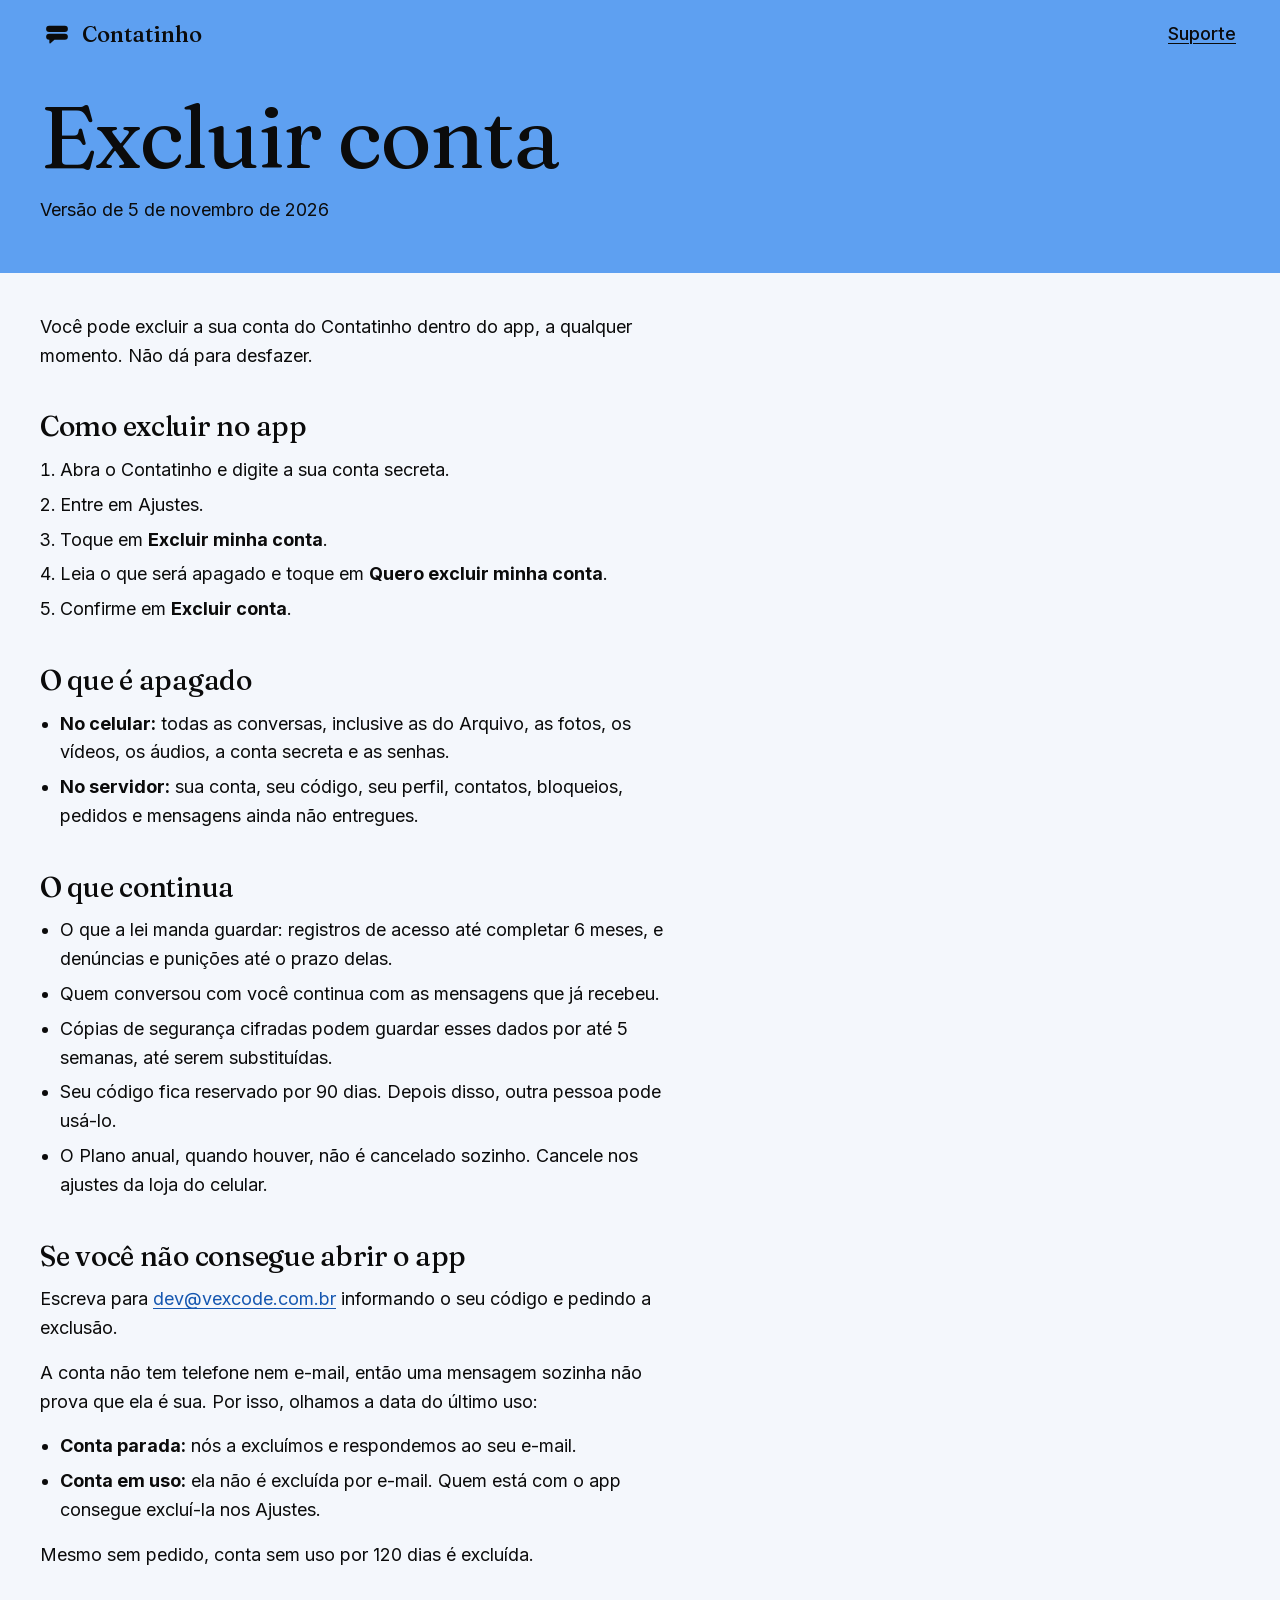
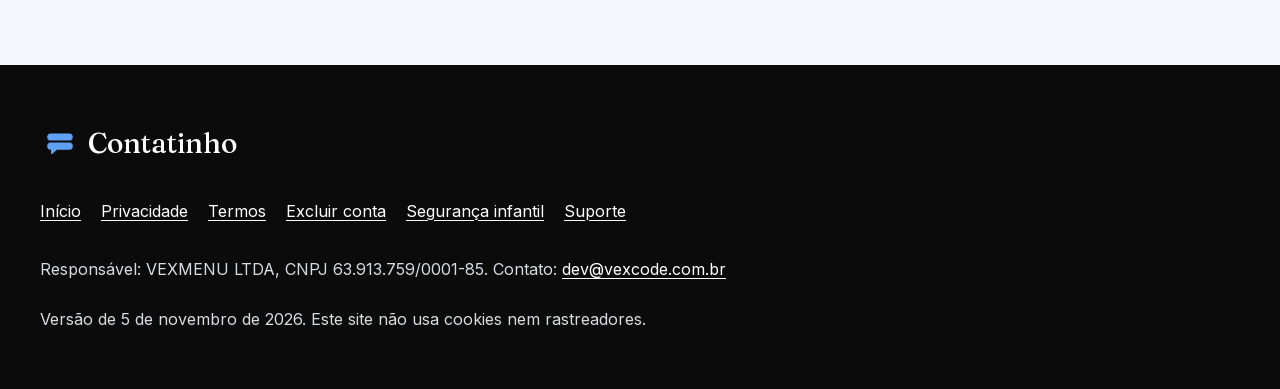
<file: excluir-conta.html>
<!doctype html>
<html lang="pt-BR">
<head>
<meta charset="utf-8">
<meta http-equiv="Content-Security-Policy" content="default-src 'none'; img-src 'self'; style-src 'self'; script-src 'self'; font-src 'self'; base-uri 'none'; form-action 'none'">
<meta name="viewport" content="width=device-width, initial-scale=1">
<title>Excluir conta do Contatinho</title>
<meta name="description" content="Como excluir a sua conta do Contatinho, o que é apagado e o que continua.">
<link rel="canonical" href="https://contatinho.app/excluir-conta">
<meta name="theme-color" content="#5ea0f1">
<link rel="icon" href="favicon.svg" type="image/svg+xml">
<link rel="apple-touch-icon" href="icone-180.png">
<link rel="stylesheet" href="estilo.css">
</head>
<body>
<a class="pular" href="#conteudo">Pular para o conteúdo</a>
<header class="topo abertura">
<div class="miolo">
<a class="marca" href="index.html" aria-label="Contatinho, início"><svg viewBox="0 0 100 100" aria-hidden="true" focusable="false"><path fill="currentColor" d="M27 26h46a9 9 0 0 1 0 18H27a9 9 0 0 1 0-18Zm0 23h46a9 9 0 0 1 0 18H42.5L31 77c-1.900 1.700-3.500.800-3.500-1.500V67H27a9 9 0 0 1 0-18Z"/></svg><span>Contatinho</span></a>
<nav aria-label="Principal"><a href="suporte.html">Suporte</a></nav>
</div>
</header>
<main id="conteudo">
<section class="abertura doc-faixa"><div class="miolo"><h1>Excluir conta</h1><p>Versão de 5 de novembro de 2026</p></div></section><div class="miolo doc"><div class="doc-corpo">
<div class="texto">
<p>Você pode excluir a sua conta do Contatinho dentro do app, a qualquer momento. Não dá para desfazer.</p>

<h2>Como excluir no app</h2>
<ol>
  <li>Abra o Contatinho e digite a sua conta secreta.</li>
  <li>Entre em Ajustes.</li>
  <li>Toque em <strong>Excluir minha conta</strong>.</li>
  <li>Leia o que será apagado e toque em <strong>Quero excluir minha conta</strong>.</li>
  <li>Confirme em <strong>Excluir conta</strong>.</li>
</ol>

<h2>O que é apagado</h2>
<ul>
  <li><strong>No celular:</strong> todas as conversas, inclusive as do Arquivo, as fotos, os vídeos, os áudios, a conta secreta e as senhas.</li>
  <li><strong>No servidor:</strong> sua conta, seu código, seu perfil, contatos, bloqueios, pedidos e mensagens ainda não entregues.</li>
</ul>

<h2>O que continua</h2>
<ul>
  <li>O que a lei manda guardar: registros de acesso até completar 6 meses, e denúncias e punições até o prazo delas.</li>
  <li>Quem conversou com você continua com as mensagens que já recebeu.</li>
  <li>Cópias de segurança cifradas podem guardar esses dados por até 5 semanas, até serem substituídas.</li>
  <li>Seu código fica reservado por 90 dias. Depois disso, outra pessoa pode usá-lo.</li>
  <li>O Plano anual, quando houver, não é cancelado sozinho. Cancele nos ajustes da loja do celular.</li>
</ul>

<h2>Se você não consegue abrir o app</h2>
<p>Escreva para <a href="mailto:dev@vexcode.com.br">dev@vexcode.com.br</a> informando o seu código e pedindo a exclusão.</p>
<p>A conta não tem telefone nem e-mail, então uma mensagem sozinha não prova que ela é sua. Por isso, olhamos a data do último uso:</p>
<ul>
  <li><strong>Conta parada:</strong> nós a excluímos e respondemos ao seu e-mail.</li>
  <li><strong>Conta em uso:</strong> ela não é excluída por e-mail. Quem está com o app consegue excluí-la nos Ajustes.</li>
</ul>
<p>Mesmo sem pedido, conta sem uso por 120 dias é excluída.</p>
</div>
</div>
</div>
</main>
<footer class="rodape">
<div class="miolo">
<a class="marca" href="index.html" aria-label="Contatinho, início"><svg viewBox="0 0 100 100" aria-hidden="true" focusable="false"><path fill="currentColor" d="M27 26h46a9 9 0 0 1 0 18H27a9 9 0 0 1 0-18Zm0 23h46a9 9 0 0 1 0 18H42.5L31 77c-1.900 1.700-3.500.800-3.500-1.500V67H27a9 9 0 0 1 0-18Z"/></svg><span>Contatinho</span></a>
<ul>
<li><a href="index.html">Início</a></li>
<li><a href="privacidade.html">Privacidade</a></li>
<li><a href="termos.html">Termos</a></li>
<li><a href="excluir-conta.html">Excluir conta</a></li>
<li><a href="seguranca-infantil.html">Segurança infantil</a></li>
<li><a href="suporte.html">Suporte</a></li>
</ul>
<p>Responsável: VEXMENU LTDA, CNPJ 63.913.759/0001-85. Contato: <a href="mailto:dev@vexcode.com.br">dev@vexcode.com.br</a></p>
<p>Versão de 5 de novembro de 2026. Este site não usa cookies nem rastreadores.</p>
</div>
</footer>
</body>
</html>
</file>
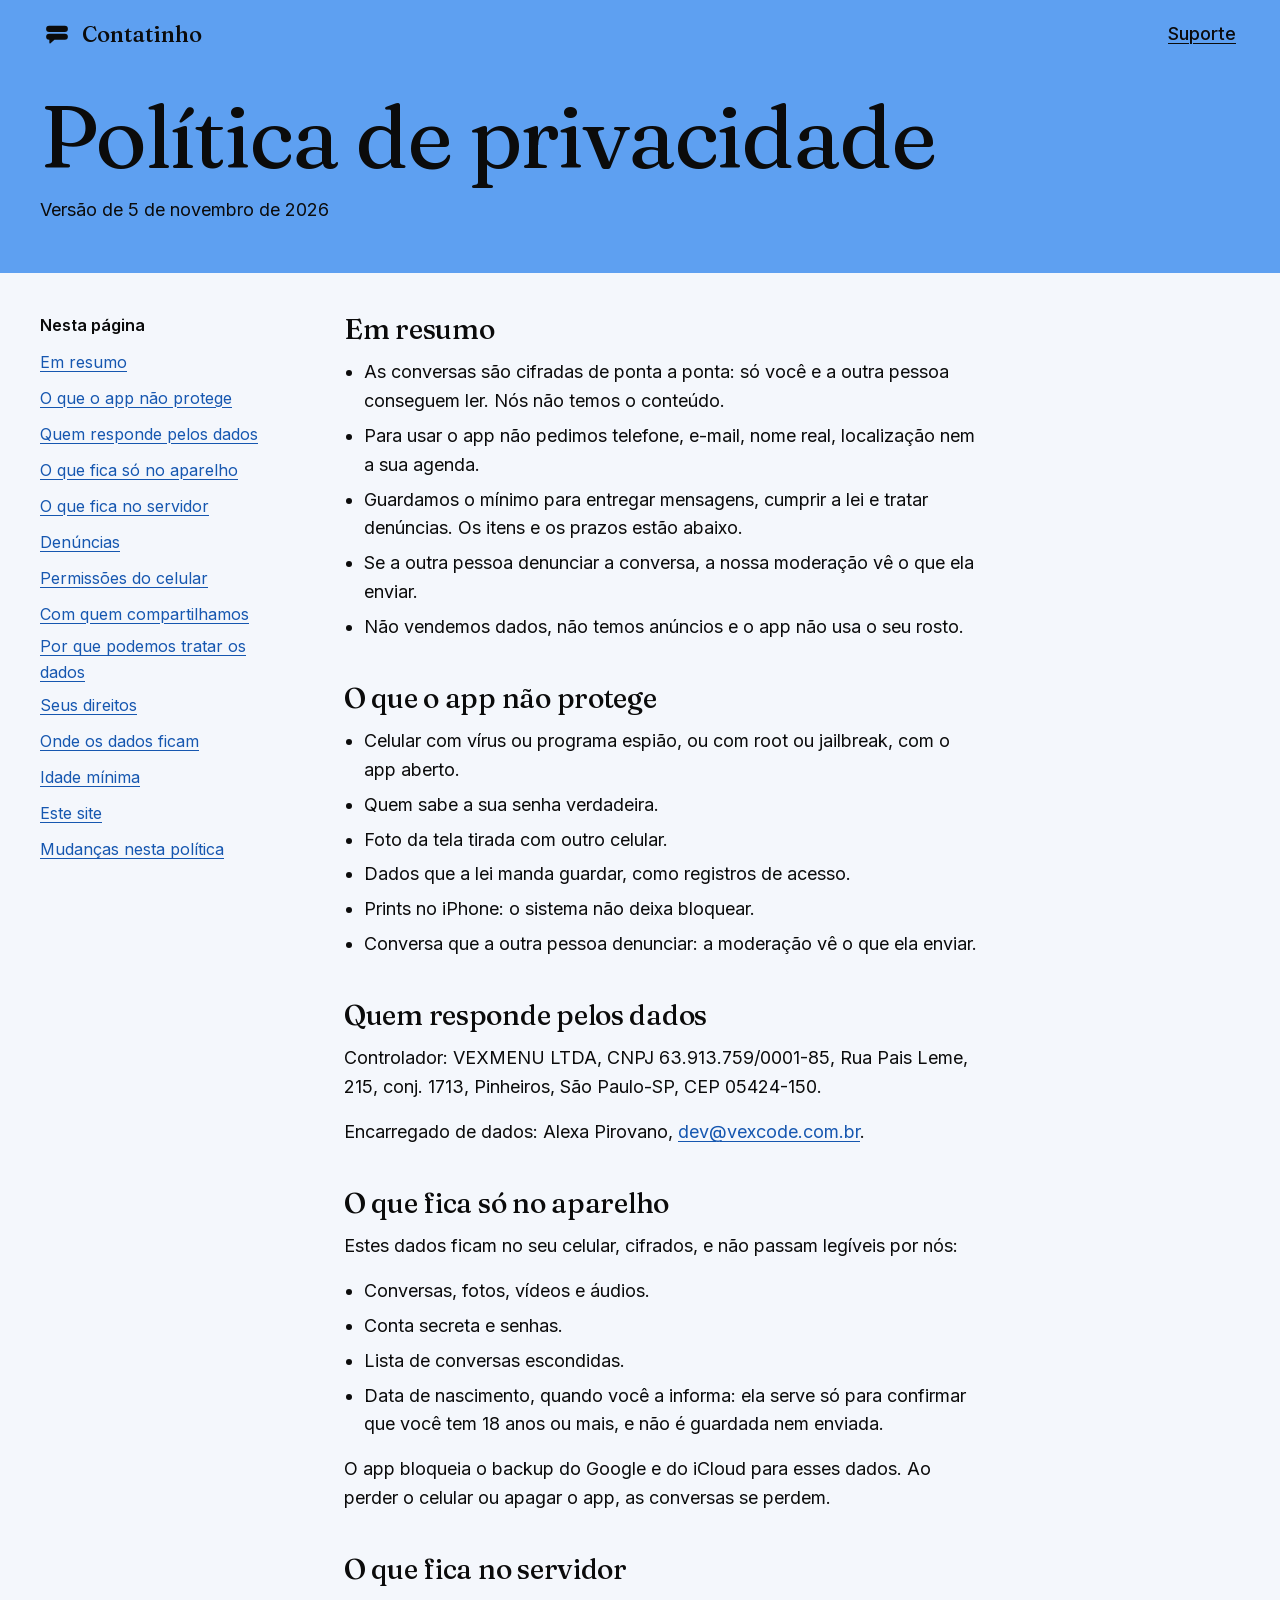
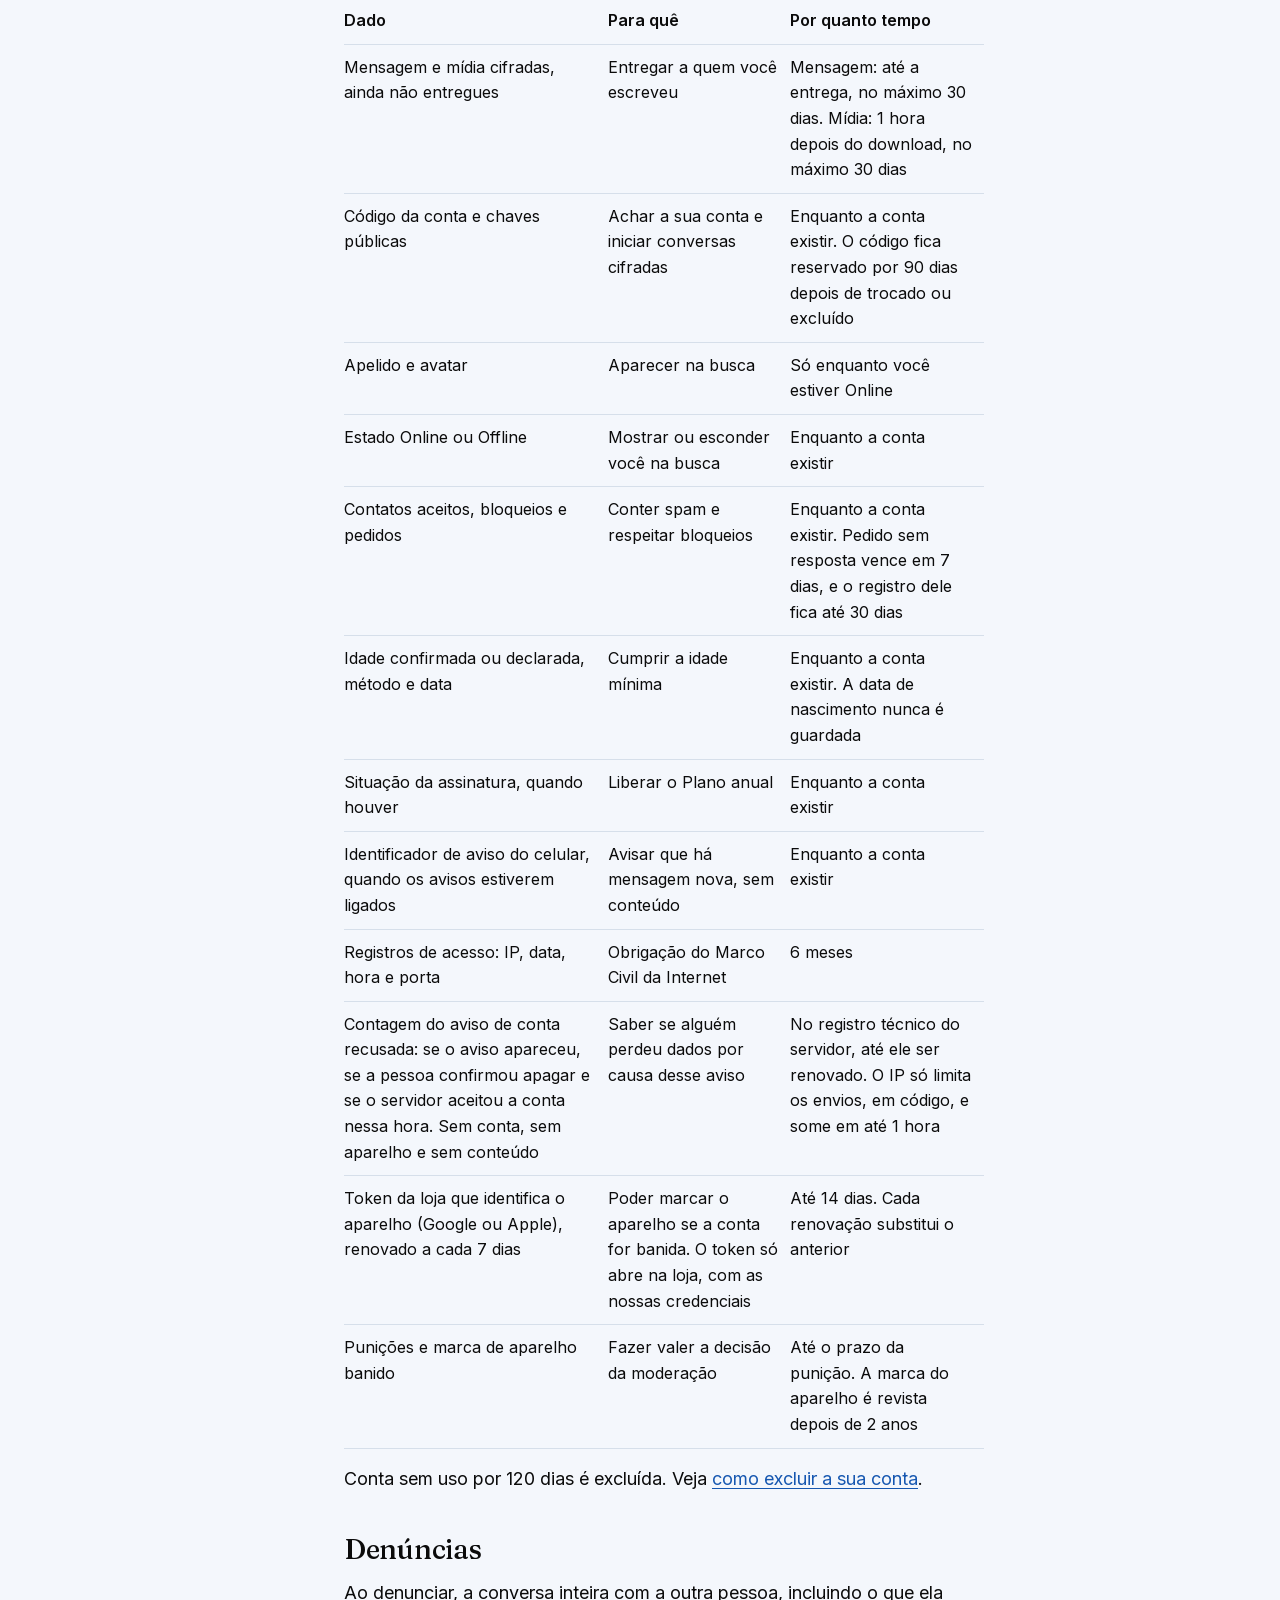
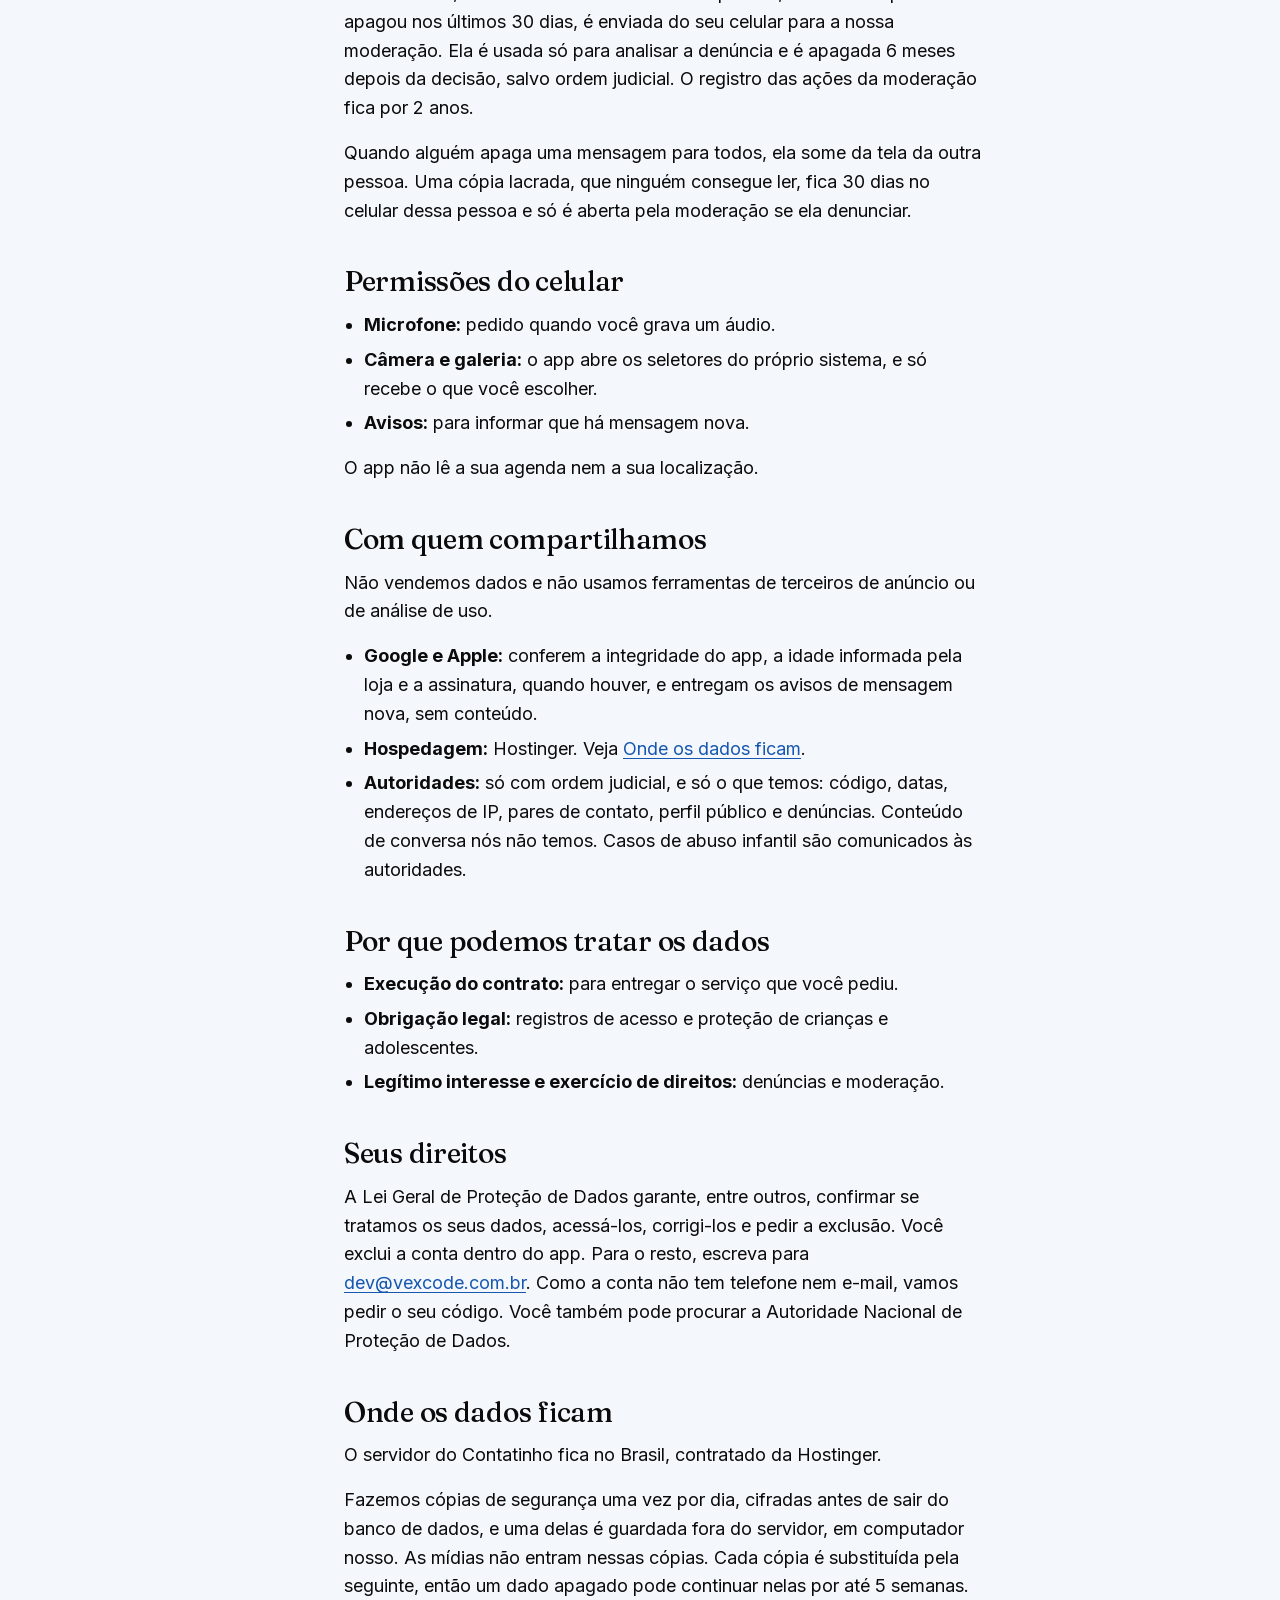
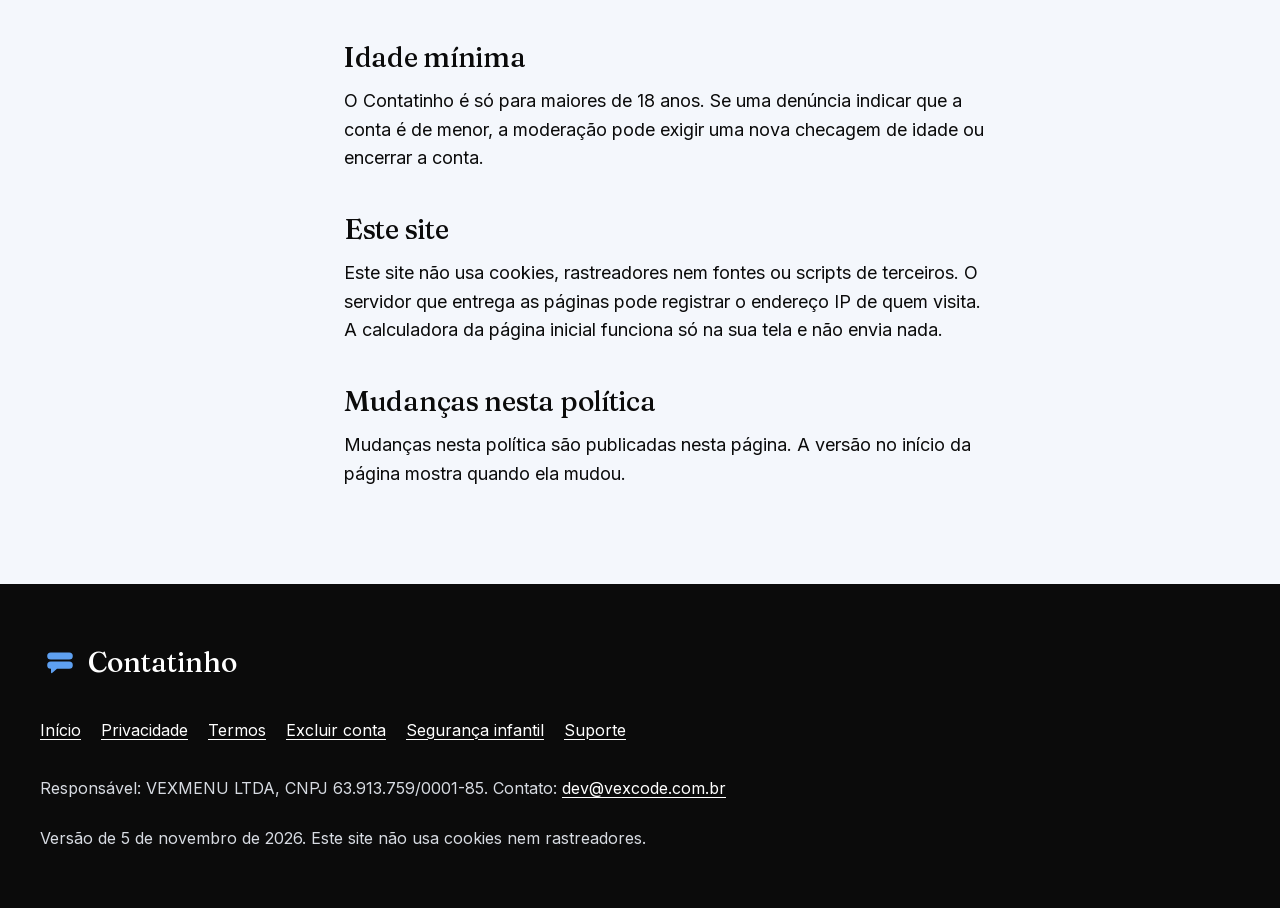
<file: privacidade.html>
<!doctype html>
<html lang="pt-BR">
<head>
<meta charset="utf-8">
<meta http-equiv="Content-Security-Policy" content="default-src 'none'; img-src 'self'; style-src 'self'; script-src 'self'; font-src 'self'; base-uri 'none'; form-action 'none'">
<meta name="viewport" content="width=device-width, initial-scale=1">
<title>Política de privacidade do Contatinho</title>
<meta name="description" content="O que o Contatinho guarda, por quanto tempo e por quê.">
<meta name="robots" content="noindex">
<link rel="canonical" href="https://contatinho.app/privacidade">
<meta name="theme-color" content="#5ea0f1">
<link rel="icon" href="favicon.svg" type="image/svg+xml">
<link rel="apple-touch-icon" href="icone-180.png">
<link rel="stylesheet" href="estilo.css">
</head>
<body>
<a class="pular" href="#conteudo">Pular para o conteúdo</a>
<header class="topo abertura">
<div class="miolo">
<a class="marca" href="index.html" aria-label="Contatinho, início"><svg viewBox="0 0 100 100" aria-hidden="true" focusable="false"><path fill="currentColor" d="M27 26h46a9 9 0 0 1 0 18H27a9 9 0 0 1 0-18Zm0 23h46a9 9 0 0 1 0 18H42.5L31 77c-1.900 1.700-3.500.800-3.500-1.500V67H27a9 9 0 0 1 0-18Z"/></svg><span>Contatinho</span></a>
<nav aria-label="Principal"><a href="suporte.html">Suporte</a></nav>
</div>
</header>
<main id="conteudo">
<section class="abertura doc-faixa"><div class="miolo"><h1>Política de privacidade</h1><p>Versão de 5 de novembro de 2026</p></div></section><div class="miolo doc"><div class="doc-corpo doc-corpo--indice">
<nav class="indice" aria-label="Nesta página">
  <span class="indice-titulo">Nesta página</span>
  <ol>
    <li><a href="#resumo">Em resumo</a></li>
    <li><a href="#limites">O que o app não protege</a></li>
    <li><a href="#responsavel">Quem responde pelos dados</a></li>
    <li><a href="#aparelho">O que fica só no aparelho</a></li>
    <li><a href="#servidor">O que fica no servidor</a></li>
    <li><a href="#denuncia">Denúncias</a></li>
    <li><a href="#permissoes">Permissões do celular</a></li>
    <li><a href="#compartilhar">Com quem compartilhamos</a></li>
    <li><a href="#bases">Por que podemos tratar os dados</a></li>
    <li><a href="#direitos">Seus direitos</a></li>
    <li><a href="#local">Onde os dados ficam</a></li>
    <li><a href="#idade">Idade mínima</a></li>
    <li><a href="#site">Este site</a></li>
    <li><a href="#mudancas">Mudanças nesta política</a></li>
  </ol>
</nav>
<div class="texto">
<h2 id="resumo">Em resumo</h2>
<ul>
  <li>As conversas são cifradas de ponta a ponta: só você e a outra pessoa conseguem ler. Nós não temos o conteúdo.</li>
  <li>Para usar o app não pedimos telefone, e-mail, nome real, localização nem a sua agenda.</li>
  <li>Guardamos o mínimo para entregar mensagens, cumprir a lei e tratar denúncias. Os itens e os prazos estão abaixo.</li>
  <li>Se a outra pessoa denunciar a conversa, a nossa moderação vê o que ela enviar.</li>
  <li>Não vendemos dados, não temos anúncios e o app não usa o seu rosto.</li>
</ul>

<h2 id="limites">O que o app não protege</h2>
<ul>
  <li>Celular com vírus ou programa espião, ou com root ou jailbreak, com o app aberto.</li>
  <li>Quem sabe a sua senha verdadeira.</li>
  <li>Foto da tela tirada com outro celular.</li>
  <li>Dados que a lei manda guardar, como registros de acesso.</li>
  <li>Prints no iPhone: o sistema não deixa bloquear.</li>
  <li>Conversa que a outra pessoa denunciar: a moderação vê o que ela enviar.</li>
</ul>

<h2 id="responsavel">Quem responde pelos dados</h2>
<p>Controlador: VEXMENU LTDA, CNPJ 63.913.759/0001-85, Rua Pais Leme, 215, conj. 1713, Pinheiros, São Paulo-SP, CEP 05424-150.</p>
<p>Encarregado de dados: Alexa Pirovano, <a href="mailto:dev@vexcode.com.br">dev@vexcode.com.br</a>.</p>

<h2 id="aparelho">O que fica só no aparelho</h2>
<p>Estes dados ficam no seu celular, cifrados, e não passam legíveis por nós:</p>
<ul>
  <li>Conversas, fotos, vídeos e áudios.</li>
  <li>Conta secreta e senhas.</li>
  <li>Lista de conversas escondidas.</li>
  <li>Data de nascimento, quando você a informa: ela serve só para confirmar que você tem 18 anos ou mais, e não é guardada nem enviada.</li>
</ul>
<p>O app bloqueia o backup do Google e do iCloud para esses dados. Ao perder o celular ou apagar o app, as conversas se perdem.</p>

<h2 id="servidor">O que fica no servidor</h2>
<table>
  <thead><tr><th scope="col">Dado</th><th scope="col">Para quê</th><th scope="col">Por quanto tempo</th></tr></thead>
  <tbody>
    <tr><td data-rotulo="Dado">Mensagem e mídia cifradas, ainda não entregues</td><td data-rotulo="Para quê">Entregar a quem você escreveu</td><td data-rotulo="Por quanto tempo">Mensagem: até a entrega, no máximo 30 dias. Mídia: 1 hora depois do download, no máximo 30 dias</td></tr>
    <tr><td data-rotulo="Dado">Código da conta e chaves públicas</td><td data-rotulo="Para quê">Achar a sua conta e iniciar conversas cifradas</td><td data-rotulo="Por quanto tempo">Enquanto a conta existir. O código fica reservado por 90 dias depois de trocado ou excluído</td></tr>
    <tr><td data-rotulo="Dado">Apelido e avatar</td><td data-rotulo="Para quê">Aparecer na busca</td><td data-rotulo="Por quanto tempo">Só enquanto você estiver Online</td></tr>
    <tr><td data-rotulo="Dado">Estado Online ou Offline</td><td data-rotulo="Para quê">Mostrar ou esconder você na busca</td><td data-rotulo="Por quanto tempo">Enquanto a conta existir</td></tr>
    <tr><td data-rotulo="Dado">Contatos aceitos, bloqueios e pedidos</td><td data-rotulo="Para quê">Conter spam e respeitar bloqueios</td><td data-rotulo="Por quanto tempo">Enquanto a conta existir. Pedido sem resposta vence em 7 dias, e o registro dele fica até 30 dias</td></tr>
    <tr><td data-rotulo="Dado">Idade confirmada ou declarada, método e data</td><td data-rotulo="Para quê">Cumprir a idade mínima</td><td data-rotulo="Por quanto tempo">Enquanto a conta existir. A data de nascimento nunca é guardada</td></tr>
    <tr><td data-rotulo="Dado">Situação da assinatura, quando houver</td><td data-rotulo="Para quê">Liberar o Plano anual</td><td data-rotulo="Por quanto tempo">Enquanto a conta existir</td></tr>
    <tr><td data-rotulo="Dado">Identificador de aviso do celular, quando os avisos estiverem ligados</td><td data-rotulo="Para quê">Avisar que há mensagem nova, sem conteúdo</td><td data-rotulo="Por quanto tempo">Enquanto a conta existir</td></tr>
    <tr><td data-rotulo="Dado">Registros de acesso: IP, data, hora e porta</td><td data-rotulo="Para quê">Obrigação do Marco Civil da Internet</td><td data-rotulo="Por quanto tempo">6 meses</td></tr>
    <tr><td data-rotulo="Dado">Contagem do aviso de conta recusada: se o aviso apareceu, se a pessoa confirmou apagar e se o servidor aceitou a conta nessa hora. Sem conta, sem aparelho e sem conteúdo</td><td data-rotulo="Para quê">Saber se alguém perdeu dados por causa desse aviso</td><td data-rotulo="Por quanto tempo">No registro técnico do servidor, até ele ser renovado. O IP só limita os envios, em código, e some em até 1 hora</td></tr>
    <tr><td data-rotulo="Dado">Token da loja que identifica o aparelho (Google ou Apple), renovado a cada 7 dias</td><td data-rotulo="Para quê">Poder marcar o aparelho se a conta for banida. O token só abre na loja, com as nossas credenciais</td><td data-rotulo="Por quanto tempo">Até 14 dias. Cada renovação substitui o anterior</td></tr>
    <tr><td data-rotulo="Dado">Punições e marca de aparelho banido</td><td data-rotulo="Para quê">Fazer valer a decisão da moderação</td><td data-rotulo="Por quanto tempo">Até o prazo da punição. A marca do aparelho é revista depois de 2 anos</td></tr>
  </tbody>
</table>
<p>Conta sem uso por 120 dias é excluída. Veja <a href="excluir-conta.html">como excluir a sua conta</a>.</p>

<h2 id="denuncia">Denúncias</h2>
<p>Ao denunciar, a conversa inteira com a outra pessoa, incluindo o que ela apagou nos últimos 30 dias, é enviada do seu celular para a nossa moderação. Ela é usada só para analisar a denúncia e é apagada 6 meses depois da decisão, salvo ordem judicial. O registro das ações da moderação fica por 2 anos.</p>
<p>Quando alguém apaga uma mensagem para todos, ela some da tela da outra pessoa. Uma cópia lacrada, que ninguém consegue ler, fica 30 dias no celular dessa pessoa e só é aberta pela moderação se ela denunciar.</p>

<h2 id="permissoes">Permissões do celular</h2>
<ul>
  <li><strong>Microfone:</strong> pedido quando você grava um áudio.</li>
  <li><strong>Câmera e galeria:</strong> o app abre os seletores do próprio sistema, e só recebe o que você escolher.</li>
  <li><strong>Avisos:</strong> para informar que há mensagem nova.</li>
</ul>
<p>O app não lê a sua agenda nem a sua localização.</p>

<h2 id="compartilhar">Com quem compartilhamos</h2>
<p>Não vendemos dados e não usamos ferramentas de terceiros de anúncio ou de análise de uso.</p>
<ul>
  <li><strong>Google e Apple:</strong> conferem a integridade do app, a idade informada pela loja e a assinatura, quando houver, e entregam os avisos de mensagem nova, sem conteúdo.</li>
  <li><strong>Hospedagem:</strong> Hostinger. Veja <a href="#local">Onde os dados ficam</a>.</li>
  <li><strong>Autoridades:</strong> só com ordem judicial, e só o que temos: código, datas, endereços de IP, pares de contato, perfil público e denúncias. Conteúdo de conversa nós não temos. Casos de abuso infantil são comunicados às autoridades.</li>
</ul>

<h2 id="bases">Por que podemos tratar os dados</h2>
<ul>
  <li><strong>Execução do contrato:</strong> para entregar o serviço que você pediu.</li>
  <li><strong>Obrigação legal:</strong> registros de acesso e proteção de crianças e adolescentes.</li>
  <li><strong>Legítimo interesse e exercício de direitos:</strong> denúncias e moderação.</li>
</ul>

<h2 id="direitos">Seus direitos</h2>
<p>A Lei Geral de Proteção de Dados garante, entre outros, confirmar se tratamos os seus dados, acessá-los, corrigi-los e pedir a exclusão. Você exclui a conta dentro do app. Para o resto, escreva para <a href="mailto:dev@vexcode.com.br">dev@vexcode.com.br</a>. Como a conta não tem telefone nem e-mail, vamos pedir o seu código. Você também pode procurar a Autoridade Nacional de Proteção de Dados.</p>

<h2 id="local">Onde os dados ficam</h2>
<p>O servidor do Contatinho fica no Brasil, contratado da Hostinger.</p>
<p>Fazemos cópias de segurança uma vez por dia, cifradas antes de sair do banco de dados, e uma delas é guardada fora do servidor, em computador nosso. As mídias não entram nessas cópias. Cada cópia é substituída pela seguinte, então um dado apagado pode continuar nelas por até 5 semanas.</p>

<h2 id="idade">Idade mínima</h2>
<p>O Contatinho é só para maiores de 18 anos. Se uma denúncia indicar que a conta é de menor, a moderação pode exigir uma nova checagem de idade ou encerrar a conta.</p>

<h2 id="site">Este site</h2>
<p>Este site não usa cookies, rastreadores nem fontes ou scripts de terceiros. O servidor que entrega as páginas pode registrar o endereço IP de quem visita. A calculadora da página inicial funciona só na sua tela e não envia nada.</p>

<h2 id="mudancas">Mudanças nesta política</h2>
<p>Mudanças nesta política são publicadas nesta página. A versão no início da página mostra quando ela mudou.</p>
</div>
</div>
</div>
</main>
<footer class="rodape">
<div class="miolo">
<a class="marca" href="index.html" aria-label="Contatinho, início"><svg viewBox="0 0 100 100" aria-hidden="true" focusable="false"><path fill="currentColor" d="M27 26h46a9 9 0 0 1 0 18H27a9 9 0 0 1 0-18Zm0 23h46a9 9 0 0 1 0 18H42.5L31 77c-1.900 1.700-3.500.800-3.500-1.500V67H27a9 9 0 0 1 0-18Z"/></svg><span>Contatinho</span></a>
<ul>
<li><a href="index.html">Início</a></li>
<li><a href="privacidade.html">Privacidade</a></li>
<li><a href="termos.html">Termos</a></li>
<li><a href="excluir-conta.html">Excluir conta</a></li>
<li><a href="seguranca-infantil.html">Segurança infantil</a></li>
<li><a href="suporte.html">Suporte</a></li>
</ul>
<p>Responsável: VEXMENU LTDA, CNPJ 63.913.759/0001-85. Contato: <a href="mailto:dev@vexcode.com.br">dev@vexcode.com.br</a></p>
<p>Versão de 5 de novembro de 2026. Este site não usa cookies nem rastreadores.</p>
</div>
</footer>
</body>
</html>
</file>
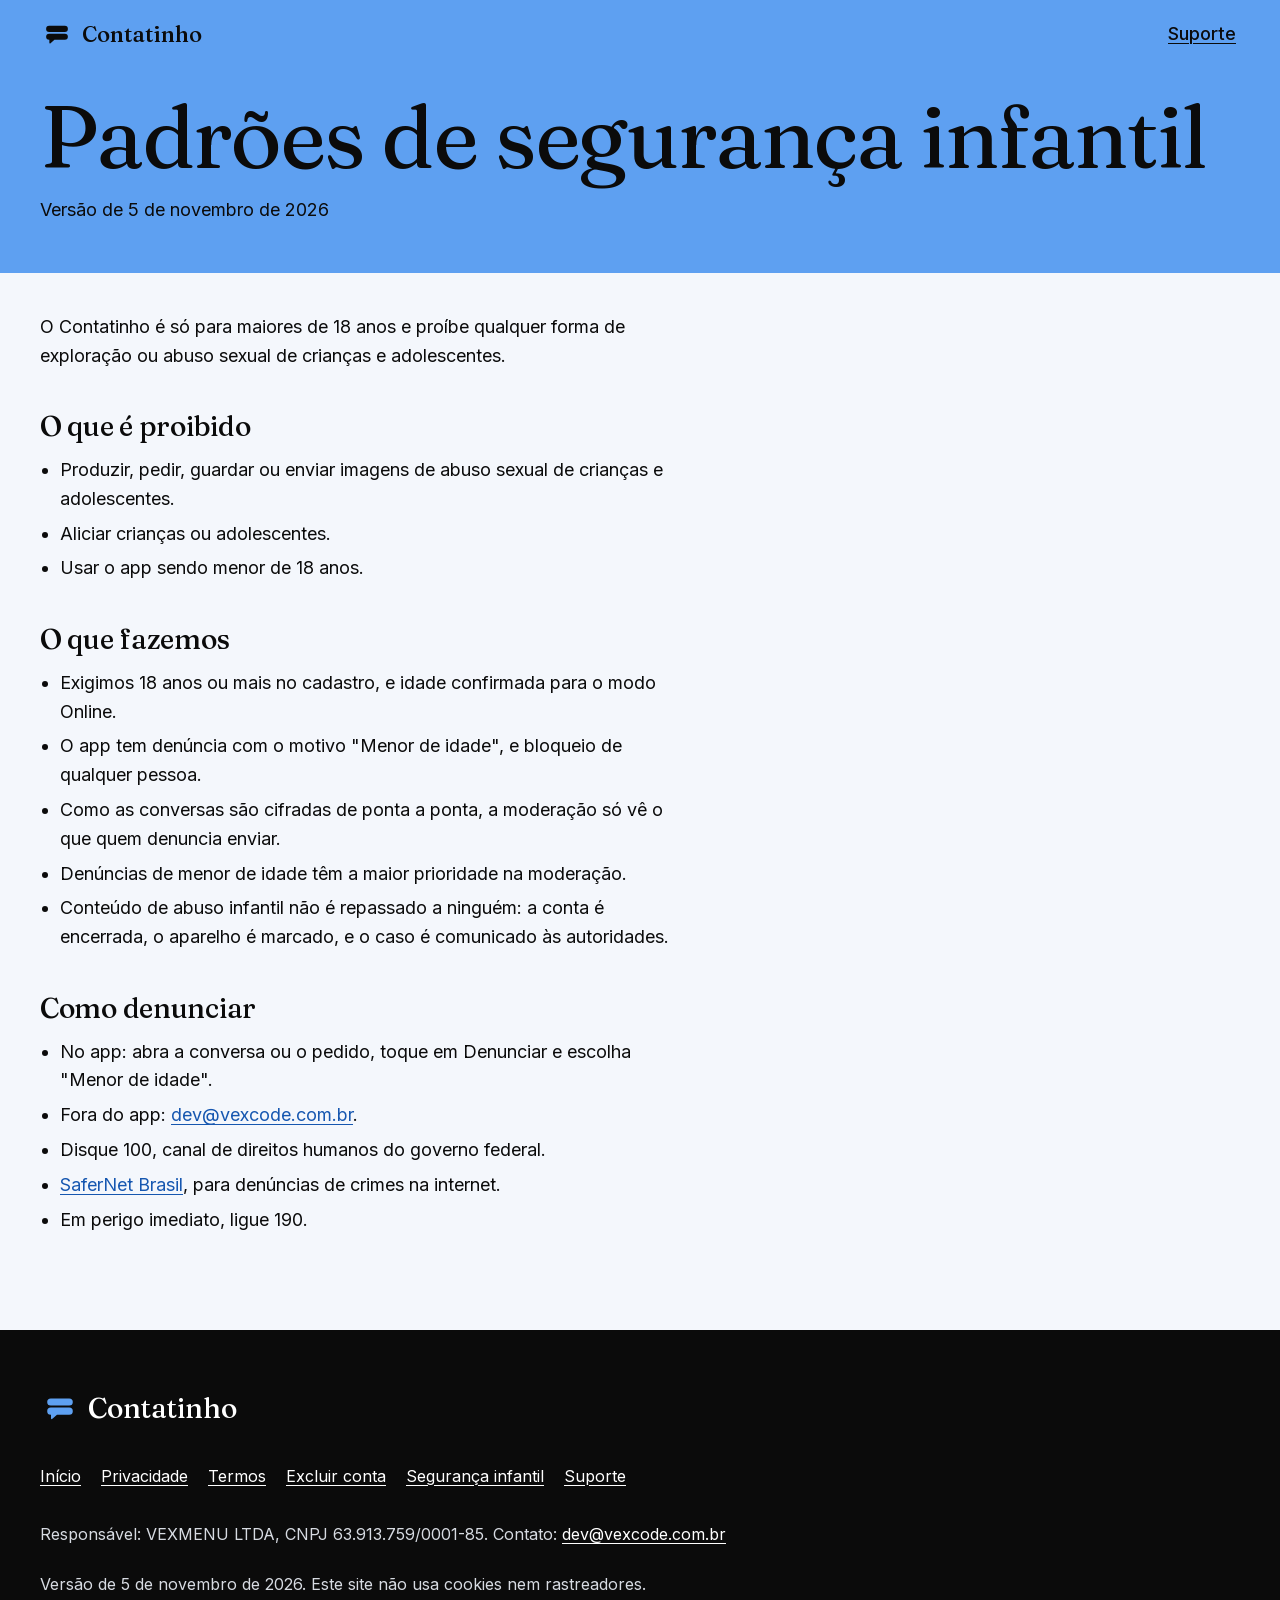
<file: seguranca-infantil.html>
<!doctype html>
<html lang="pt-BR">
<head>
<meta charset="utf-8">
<meta http-equiv="Content-Security-Policy" content="default-src 'none'; img-src 'self'; style-src 'self'; script-src 'self'; font-src 'self'; base-uri 'none'; form-action 'none'">
<meta name="viewport" content="width=device-width, initial-scale=1">
<title>Segurança infantil no Contatinho</title>
<meta name="description" content="Como o Contatinho proíbe e combate a exploração e o abuso de crianças e adolescentes.">
<meta name="robots" content="noindex">
<link rel="canonical" href="https://contatinho.app/seguranca-infantil">
<meta name="theme-color" content="#5ea0f1">
<link rel="icon" href="favicon.svg" type="image/svg+xml">
<link rel="apple-touch-icon" href="icone-180.png">
<link rel="stylesheet" href="estilo.css">
</head>
<body>
<a class="pular" href="#conteudo">Pular para o conteúdo</a>
<header class="topo abertura">
<div class="miolo">
<a class="marca" href="index.html" aria-label="Contatinho, início"><svg viewBox="0 0 100 100" aria-hidden="true" focusable="false"><path fill="currentColor" d="M27 26h46a9 9 0 0 1 0 18H27a9 9 0 0 1 0-18Zm0 23h46a9 9 0 0 1 0 18H42.5L31 77c-1.900 1.700-3.500.800-3.500-1.500V67H27a9 9 0 0 1 0-18Z"/></svg><span>Contatinho</span></a>
<nav aria-label="Principal"><a href="suporte.html">Suporte</a></nav>
</div>
</header>
<main id="conteudo">
<section class="abertura doc-faixa"><div class="miolo"><h1>Padrões de segurança infantil</h1><p>Versão de 5 de novembro de 2026</p></div></section><div class="miolo doc"><div class="doc-corpo">
<div class="texto">
<p>O Contatinho é só para maiores de 18 anos e proíbe qualquer forma de exploração ou abuso sexual de crianças e adolescentes.</p>

<h2>O que é proibido</h2>
<ul>
  <li>Produzir, pedir, guardar ou enviar imagens de abuso sexual de crianças e adolescentes.</li>
  <li>Aliciar crianças ou adolescentes.</li>
  <li>Usar o app sendo menor de 18 anos.</li>
</ul>

<h2>O que fazemos</h2>
<ul>
  <li>Exigimos 18 anos ou mais no cadastro, e idade confirmada para o modo Online.</li>
  <li>O app tem denúncia com o motivo "Menor de idade", e bloqueio de qualquer pessoa.</li>
  <li>Como as conversas são cifradas de ponta a ponta, a moderação só vê o que quem denuncia enviar.</li>
  <li>Denúncias de menor de idade têm a maior prioridade na moderação.</li>
  <li>Conteúdo de abuso infantil não é repassado a ninguém: a conta é encerrada, o aparelho é marcado, e o caso é comunicado às autoridades.</li>
</ul>

<h2>Como denunciar</h2>
<ul>
  <li>No app: abra a conversa ou o pedido, toque em Denunciar e escolha "Menor de idade".</li>
  <li>Fora do app: <a href="mailto:dev@vexcode.com.br">dev@vexcode.com.br</a>.</li>
  <li>Disque 100, canal de direitos humanos do governo federal.</li>
  <li><a href="https://new.safernet.org.br/denuncie" rel="noreferrer">SaferNet Brasil</a>, para denúncias de crimes na internet.</li>
  <li>Em perigo imediato, ligue 190.</li>
</ul>
</div>
</div>
</div>
</main>
<footer class="rodape">
<div class="miolo">
<a class="marca" href="index.html" aria-label="Contatinho, início"><svg viewBox="0 0 100 100" aria-hidden="true" focusable="false"><path fill="currentColor" d="M27 26h46a9 9 0 0 1 0 18H27a9 9 0 0 1 0-18Zm0 23h46a9 9 0 0 1 0 18H42.5L31 77c-1.900 1.700-3.500.800-3.500-1.500V67H27a9 9 0 0 1 0-18Z"/></svg><span>Contatinho</span></a>
<ul>
<li><a href="index.html">Início</a></li>
<li><a href="privacidade.html">Privacidade</a></li>
<li><a href="termos.html">Termos</a></li>
<li><a href="excluir-conta.html">Excluir conta</a></li>
<li><a href="seguranca-infantil.html">Segurança infantil</a></li>
<li><a href="suporte.html">Suporte</a></li>
</ul>
<p>Responsável: VEXMENU LTDA, CNPJ 63.913.759/0001-85. Contato: <a href="mailto:dev@vexcode.com.br">dev@vexcode.com.br</a></p>
<p>Versão de 5 de novembro de 2026. Este site não usa cookies nem rastreadores.</p>
</div>
</footer>
</body>
</html>
</file>
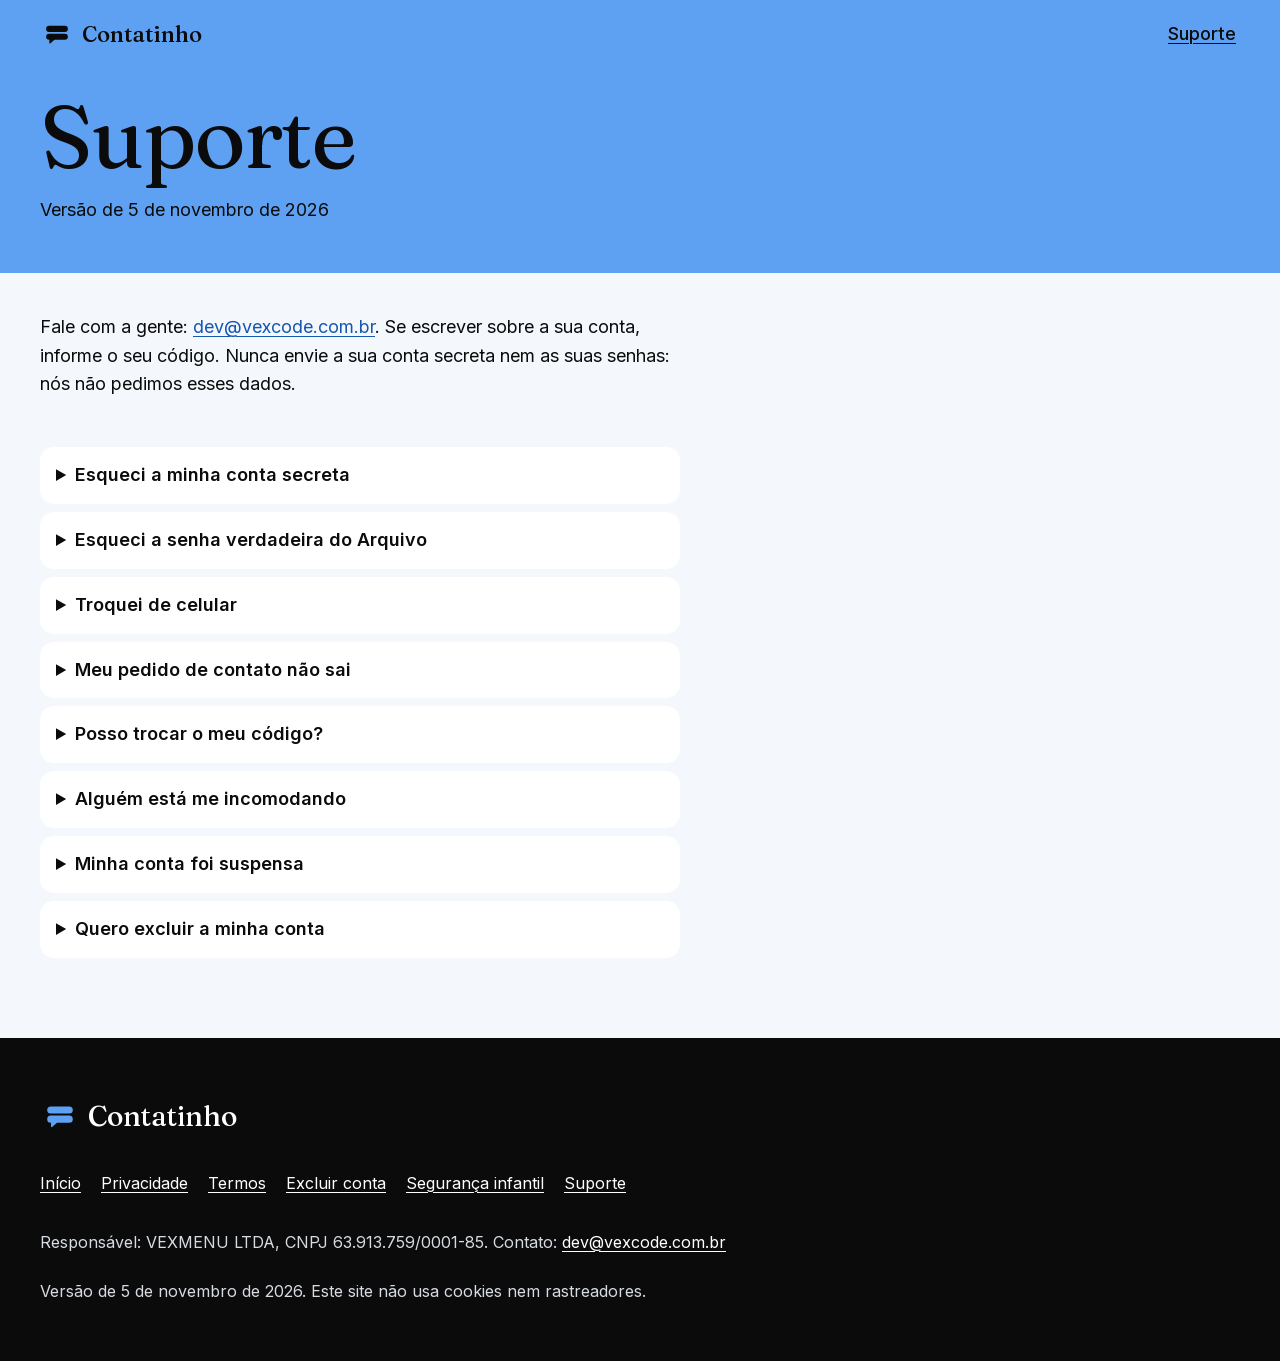
<file: suporte.html>
<!doctype html>
<html lang="pt-BR">
<head>
<meta charset="utf-8">
<meta http-equiv="Content-Security-Policy" content="default-src 'none'; img-src 'self'; style-src 'self'; script-src 'self'; font-src 'self'; base-uri 'none'; form-action 'none'">
<meta name="viewport" content="width=device-width, initial-scale=1">
<title>Suporte do Contatinho</title>
<meta name="description" content="Respostas rápidas e como falar com o Contatinho.">
<link rel="canonical" href="https://contatinho.app/suporte">
<meta name="theme-color" content="#5ea0f1">
<link rel="icon" href="favicon.svg" type="image/svg+xml">
<link rel="apple-touch-icon" href="icone-180.png">
<link rel="stylesheet" href="estilo.css">
</head>
<body>
<a class="pular" href="#conteudo">Pular para o conteúdo</a>
<header class="topo abertura">
<div class="miolo">
<a class="marca" href="index.html" aria-label="Contatinho, início"><svg viewBox="0 0 100 100" aria-hidden="true" focusable="false"><path fill="currentColor" d="M27 26h46a9 9 0 0 1 0 18H27a9 9 0 0 1 0-18Zm0 23h46a9 9 0 0 1 0 18H42.5L31 77c-1.900 1.700-3.500.800-3.500-1.500V67H27a9 9 0 0 1 0-18Z"/></svg><span>Contatinho</span></a>
<nav aria-label="Principal"><a href="suporte.html">Suporte</a></nav>
</div>
</header>
<main id="conteudo">
<section class="abertura doc-faixa"><div class="miolo"><h1>Suporte</h1><p>Versão de 5 de novembro de 2026</p></div></section><div class="miolo doc"><div class="doc-corpo">
<div class="texto">
<p>Fale com a gente: <a href="mailto:dev@vexcode.com.br">dev@vexcode.com.br</a>. Se escrever sobre a sua conta, informe o seu código. Nunca envie a sua conta secreta nem as suas senhas: nós não pedimos esses dados.</p>
</div>
<div class="perguntas">
  <details><summary>Esqueci a minha conta secreta</summary><p>Nós não guardamos a sua conta secreta e não temos como recuperá-la.</p></details>
  <details><summary>Esqueci a senha verdadeira do Arquivo</summary><p>Ninguém consegue recuperar, nem a nossa equipe. O que está no Arquivo se perde.</p></details>
  <details><summary>Troquei de celular</summary><p>As conversas ficam só no aparelho. Hoje o app não tem backup nem transferência para outro celular.</p></details>
  <details><summary>Meu pedido de contato não sai</summary><p>No plano grátis, você chama até 3 pessoas novas a cada 24 horas, ou 5 com 30 dias de conta. No Plano anual, não há limite. Quem chama você não conta. O pedido é só de texto e vence em 7 dias se a pessoa não responder.</p></details>
  <details><summary>Posso trocar o meu código?</summary><p>Sim, uma vez a cada 30 dias, nos Ajustes. Quem já conversa com você continua conversando, e o código antigo fica reservado por 90 dias.</p></details>
  <details><summary>Alguém está me incomodando</summary><p>Na conversa, você pode bloquear e denunciar. Ao denunciar, a conversa vai do seu celular para a nossa moderação. Em perigo imediato, ligue 190.</p></details>
  <details><summary>Minha conta foi suspensa</summary><p>O app mostra o motivo e a opção de contestar. Outra pessoa da equipe analisa a contestação.</p></details>
  <details><summary>Quero excluir a minha conta</summary><p>Veja <a href="excluir-conta.html">como excluir a sua conta</a>.</p></details>
</div>
</div>
</div>
</main>
<footer class="rodape">
<div class="miolo">
<a class="marca" href="index.html" aria-label="Contatinho, início"><svg viewBox="0 0 100 100" aria-hidden="true" focusable="false"><path fill="currentColor" d="M27 26h46a9 9 0 0 1 0 18H27a9 9 0 0 1 0-18Zm0 23h46a9 9 0 0 1 0 18H42.5L31 77c-1.900 1.700-3.500.800-3.500-1.500V67H27a9 9 0 0 1 0-18Z"/></svg><span>Contatinho</span></a>
<ul>
<li><a href="index.html">Início</a></li>
<li><a href="privacidade.html">Privacidade</a></li>
<li><a href="termos.html">Termos</a></li>
<li><a href="excluir-conta.html">Excluir conta</a></li>
<li><a href="seguranca-infantil.html">Segurança infantil</a></li>
<li><a href="suporte.html">Suporte</a></li>
</ul>
<p>Responsável: VEXMENU LTDA, CNPJ 63.913.759/0001-85. Contato: <a href="mailto:dev@vexcode.com.br">dev@vexcode.com.br</a></p>
<p>Versão de 5 de novembro de 2026. Este site não usa cookies nem rastreadores.</p>
</div>
</footer>
</body>
</html>
</file>
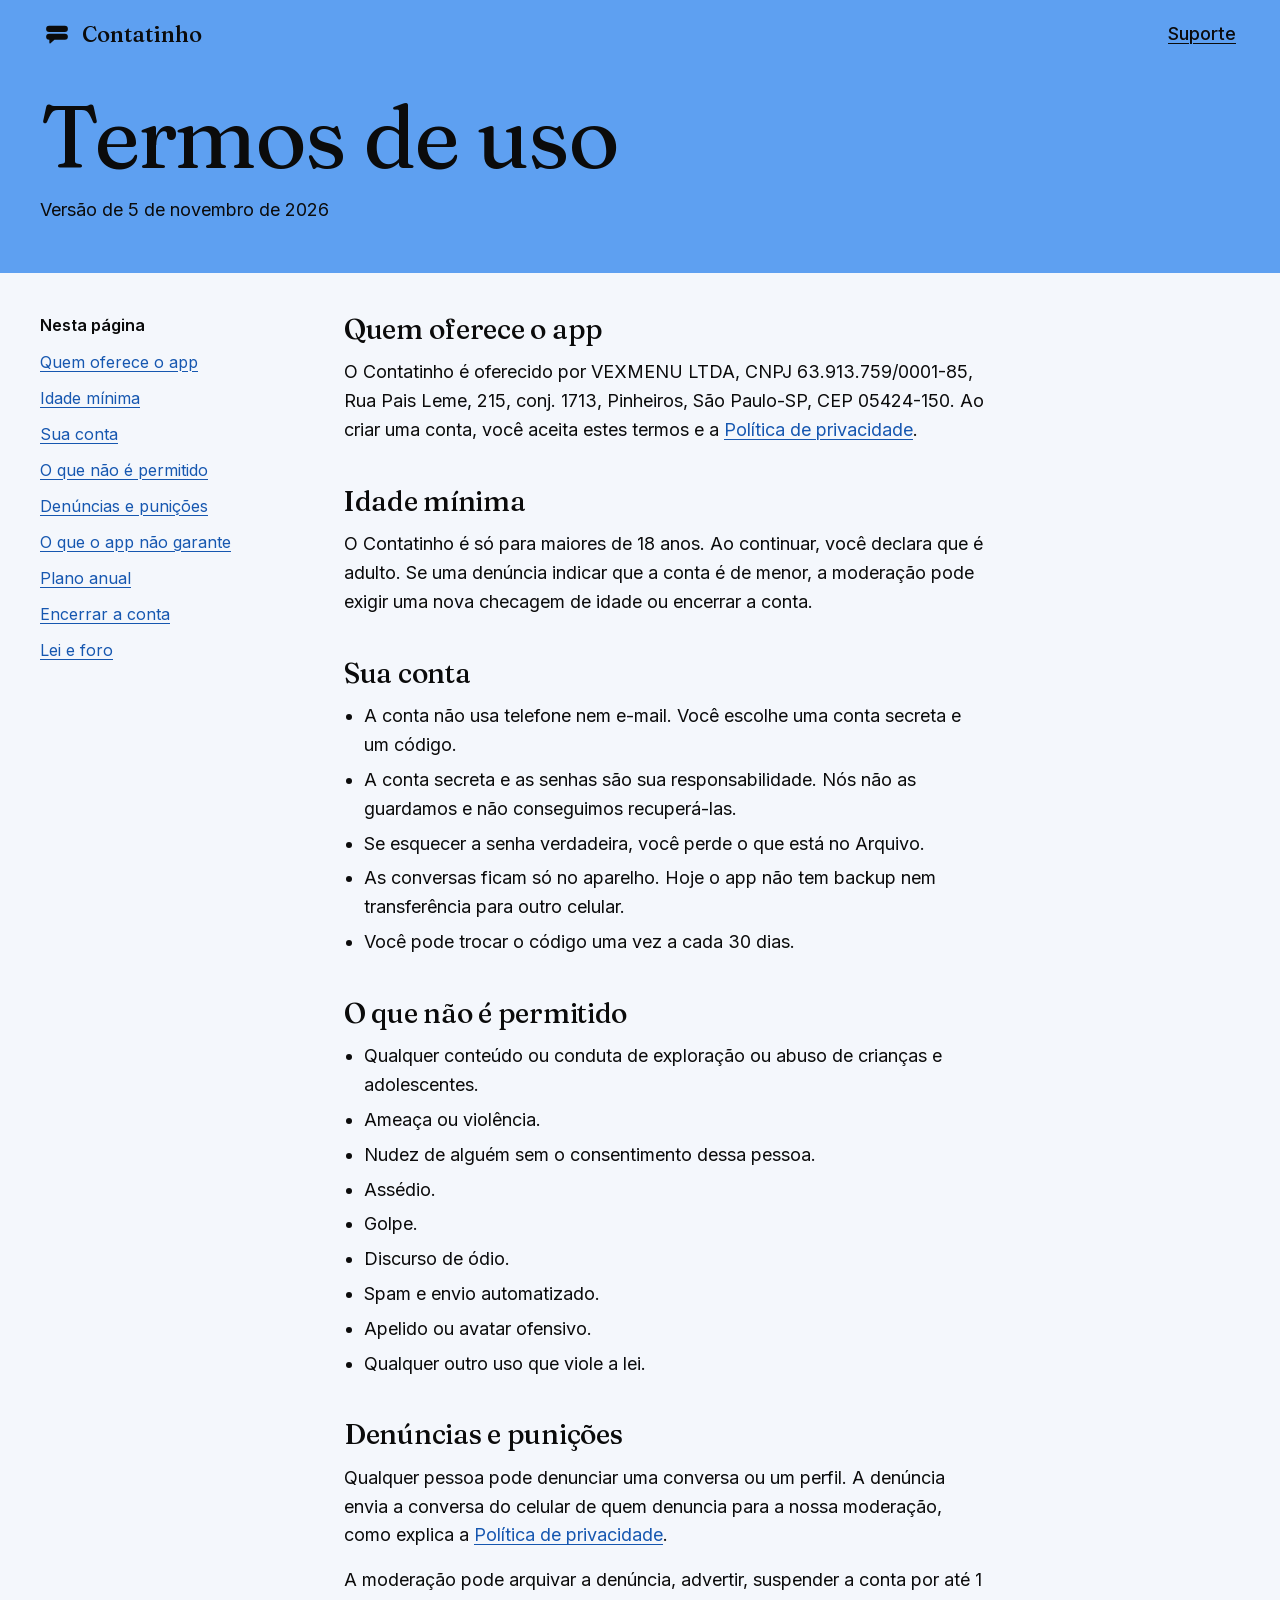
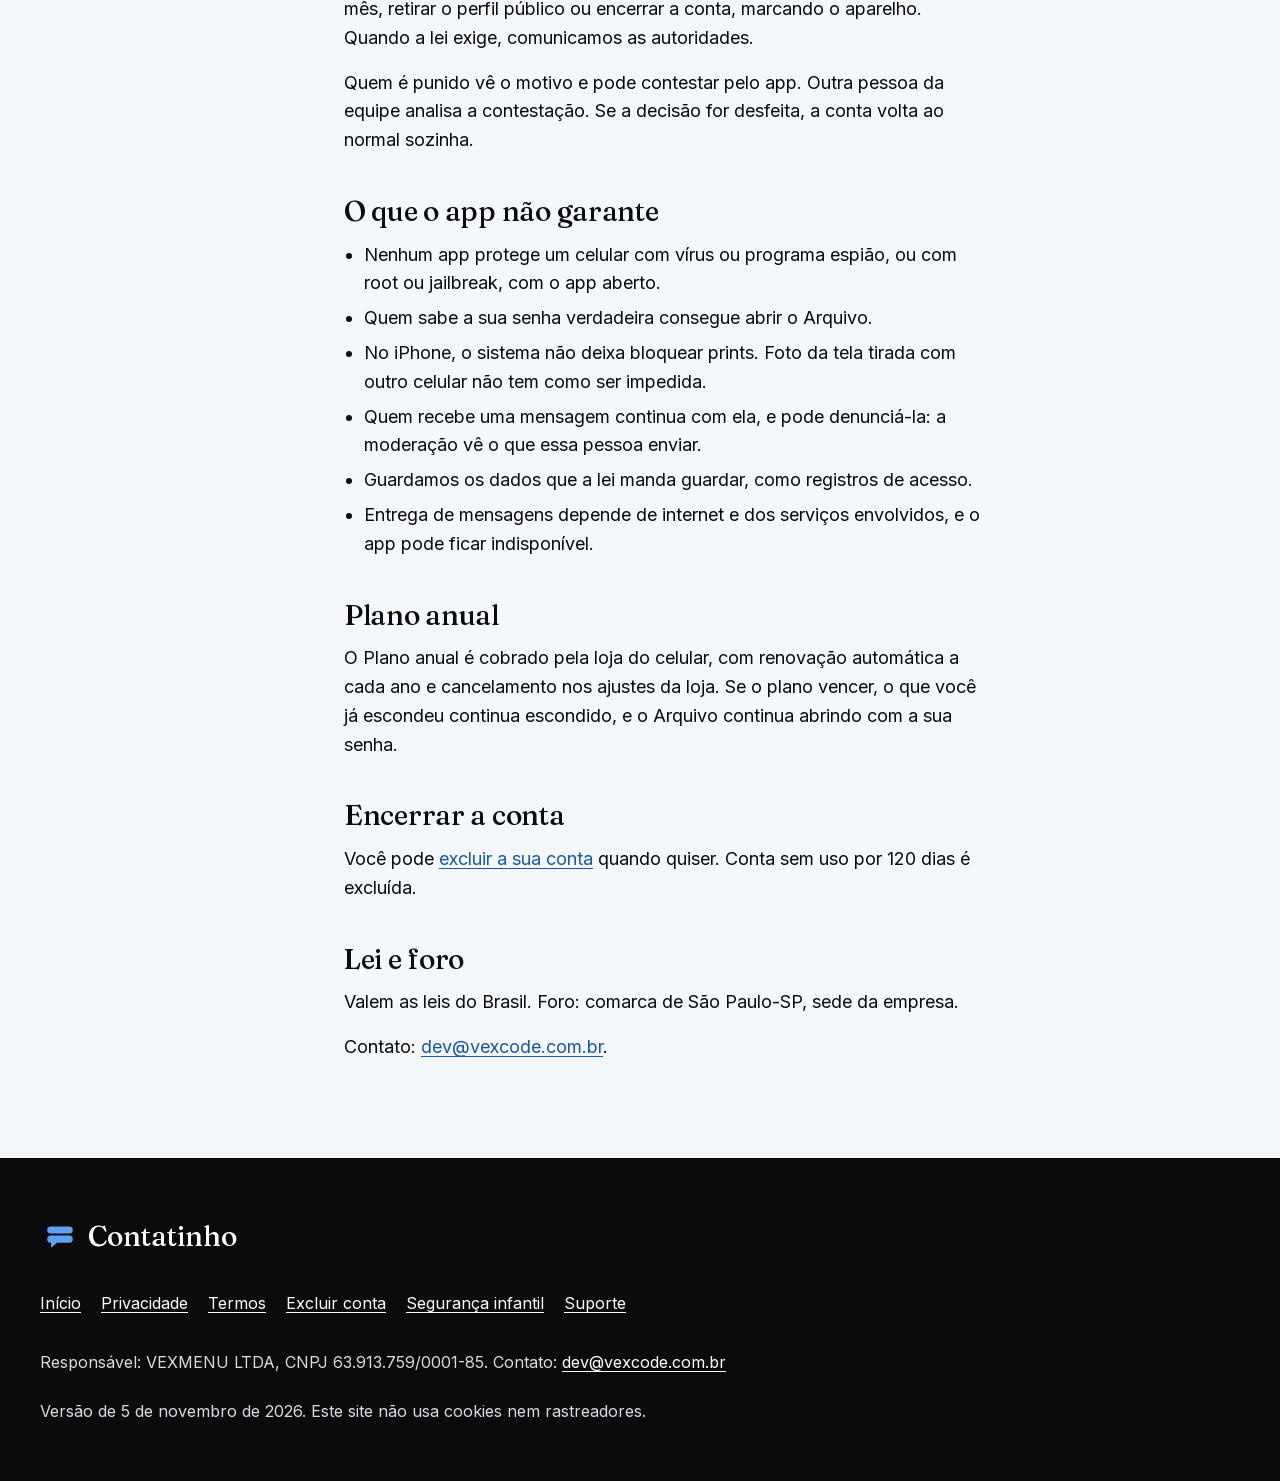
<file: termos.html>
<!doctype html>
<html lang="pt-BR">
<head>
<meta charset="utf-8">
<meta http-equiv="Content-Security-Policy" content="default-src 'none'; img-src 'self'; style-src 'self'; script-src 'self'; font-src 'self'; base-uri 'none'; form-action 'none'">
<meta name="viewport" content="width=device-width, initial-scale=1">
<title>Termos de uso do Contatinho</title>
<meta name="description" content="As regras de uso do Contatinho.">
<meta name="robots" content="noindex">
<link rel="canonical" href="https://contatinho.app/termos">
<meta name="theme-color" content="#5ea0f1">
<link rel="icon" href="favicon.svg" type="image/svg+xml">
<link rel="apple-touch-icon" href="icone-180.png">
<link rel="stylesheet" href="estilo.css">
</head>
<body>
<a class="pular" href="#conteudo">Pular para o conteúdo</a>
<header class="topo abertura">
<div class="miolo">
<a class="marca" href="index.html" aria-label="Contatinho, início"><svg viewBox="0 0 100 100" aria-hidden="true" focusable="false"><path fill="currentColor" d="M27 26h46a9 9 0 0 1 0 18H27a9 9 0 0 1 0-18Zm0 23h46a9 9 0 0 1 0 18H42.5L31 77c-1.900 1.700-3.500.800-3.500-1.500V67H27a9 9 0 0 1 0-18Z"/></svg><span>Contatinho</span></a>
<nav aria-label="Principal"><a href="suporte.html">Suporte</a></nav>
</div>
</header>
<main id="conteudo">
<section class="abertura doc-faixa"><div class="miolo"><h1>Termos de uso</h1><p>Versão de 5 de novembro de 2026</p></div></section><div class="miolo doc"><div class="doc-corpo doc-corpo--indice">
<nav class="indice" aria-label="Nesta página">
  <span class="indice-titulo">Nesta página</span>
  <ol>
    <li><a href="#quem">Quem oferece o app</a></li>
    <li><a href="#idade">Idade mínima</a></li>
    <li><a href="#conta">Sua conta</a></li>
    <li><a href="#regras">O que não é permitido</a></li>
    <li><a href="#moderacao">Denúncias e punições</a></li>
    <li><a href="#limites">O que o app não garante</a></li>
    <li><a href="#plano">Plano anual</a></li>
    <li><a href="#fim">Encerrar a conta</a></li>
    <li><a href="#lei">Lei e foro</a></li>
  </ol>
</nav>
<div class="texto">
<h2 id="quem">Quem oferece o app</h2>
<p>O Contatinho é oferecido por VEXMENU LTDA, CNPJ 63.913.759/0001-85, Rua Pais Leme, 215, conj. 1713, Pinheiros, São Paulo-SP, CEP 05424-150. Ao criar uma conta, você aceita estes termos e a <a href="privacidade.html">Política de privacidade</a>.</p>

<h2 id="idade">Idade mínima</h2>
<p>O Contatinho é só para maiores de 18 anos. Ao continuar, você declara que é adulto. Se uma denúncia indicar que a conta é de menor, a moderação pode exigir uma nova checagem de idade ou encerrar a conta.</p>

<h2 id="conta">Sua conta</h2>
<ul>
  <li>A conta não usa telefone nem e-mail. Você escolhe uma conta secreta e um código.</li>
  <li>A conta secreta e as senhas são sua responsabilidade. Nós não as guardamos e não conseguimos recuperá-las.</li>
  <li>Se esquecer a senha verdadeira, você perde o que está no Arquivo.</li>
  <li>As conversas ficam só no aparelho. Hoje o app não tem backup nem transferência para outro celular.</li>
  <li>Você pode trocar o código uma vez a cada 30 dias.</li>
</ul>

<h2 id="regras">O que não é permitido</h2>
<ul>
  <li>Qualquer conteúdo ou conduta de exploração ou abuso de crianças e adolescentes.</li>
  <li>Ameaça ou violência.</li>
  <li>Nudez de alguém sem o consentimento dessa pessoa.</li>
  <li>Assédio.</li>
  <li>Golpe.</li>
  <li>Discurso de ódio.</li>
  <li>Spam e envio automatizado.</li>
  <li>Apelido ou avatar ofensivo.</li>
  <li>Qualquer outro uso que viole a lei.</li>
</ul>

<h2 id="moderacao">Denúncias e punições</h2>
<p>Qualquer pessoa pode denunciar uma conversa ou um perfil. A denúncia envia a conversa do celular de quem denuncia para a nossa moderação, como explica a <a href="privacidade.html#denuncia">Política de privacidade</a>.</p>
<p>A moderação pode arquivar a denúncia, advertir, suspender a conta por até 1 mês, retirar o perfil público ou encerrar a conta, marcando o aparelho. Quando a lei exige, comunicamos as autoridades.</p>
<p>Quem é punido vê o motivo e pode contestar pelo app. Outra pessoa da equipe analisa a contestação. Se a decisão for desfeita, a conta volta ao normal sozinha.</p>

<h2 id="limites">O que o app não garante</h2>
<ul>
  <li>Nenhum app protege um celular com vírus ou programa espião, ou com root ou jailbreak, com o app aberto.</li>
  <li>Quem sabe a sua senha verdadeira consegue abrir o Arquivo.</li>
  <li>No iPhone, o sistema não deixa bloquear prints. Foto da tela tirada com outro celular não tem como ser impedida.</li>
  <li>Quem recebe uma mensagem continua com ela, e pode denunciá-la: a moderação vê o que essa pessoa enviar.</li>
  <li>Guardamos os dados que a lei manda guardar, como registros de acesso.</li>
  <li>Entrega de mensagens depende de internet e dos serviços envolvidos, e o app pode ficar indisponível.</li>
</ul>

<h2 id="plano">Plano anual</h2>
<p>O Plano anual é cobrado pela loja do celular, com renovação automática a cada ano e cancelamento nos ajustes da loja. Se o plano vencer, o que você já escondeu continua escondido, e o Arquivo continua abrindo com a sua senha.</p>

<h2 id="fim">Encerrar a conta</h2>
<p>Você pode <a href="excluir-conta.html">excluir a sua conta</a> quando quiser. Conta sem uso por 120 dias é excluída.</p>

<h2 id="lei">Lei e foro</h2>
<p>Valem as leis do Brasil. Foro: comarca de São Paulo-SP, sede da empresa.</p>
<p>Contato: <a href="mailto:dev@vexcode.com.br">dev@vexcode.com.br</a>.</p>
</div>
</div>
</div>
</main>
<footer class="rodape">
<div class="miolo">
<a class="marca" href="index.html" aria-label="Contatinho, início"><svg viewBox="0 0 100 100" aria-hidden="true" focusable="false"><path fill="currentColor" d="M27 26h46a9 9 0 0 1 0 18H27a9 9 0 0 1 0-18Zm0 23h46a9 9 0 0 1 0 18H42.5L31 77c-1.900 1.700-3.500.800-3.500-1.500V67H27a9 9 0 0 1 0-18Z"/></svg><span>Contatinho</span></a>
<ul>
<li><a href="index.html">Início</a></li>
<li><a href="privacidade.html">Privacidade</a></li>
<li><a href="termos.html">Termos</a></li>
<li><a href="excluir-conta.html">Excluir conta</a></li>
<li><a href="seguranca-infantil.html">Segurança infantil</a></li>
<li><a href="suporte.html">Suporte</a></li>
</ul>
<p>Responsável: VEXMENU LTDA, CNPJ 63.913.759/0001-85. Contato: <a href="mailto:dev@vexcode.com.br">dev@vexcode.com.br</a></p>
<p>Versão de 5 de novembro de 2026. Este site não usa cookies nem rastreadores.</p>
</div>
</footer>
</body>
</html>
</file>
<file: inicio.css>
@font-face{font-family:"Mona";src:url("fontes/mona.woff2") format("woff2");font-weight:200 900;font-stretch:75% 125%;font-display:swap}
@font-face{font-family:"Gabarito";src:url("fontes/gabarito.woff2") format("woff2");font-weight:400 900;font-display:swap}
@font-face{font-family:"Inter";src:url("fontes/inter.woff2") format("woff2");font-weight:100 900;font-display:swap}
@font-face{font-family:"Fraunces";src:url("fontes/fraunces.woff2") format("woff2");font-weight:400 700;font-display:swap}

/* Site do Contatinho: Modelo 1 no celular (até 979 px), Modelo 5 no computador (980 px ou mais).
   Desenvolvido por VEX CODE: https://vexcode.com.br */
*{box-sizing:border-box}
html{-webkit-text-size-adjust:100%;text-size-adjust:100%;scroll-behavior:smooth}
body{margin:0;background:#1660cf;-webkit-font-smoothing:antialiased;-moz-osx-font-smoothing:grayscale}
img,svg{max-width:100%}
.nq{white-space:nowrap}
.v5{display:none}
@media (min-width:980px){.v1{display:none}.v5{display:block}body{background:#e8f0fd}}
.pular{position:absolute;left:12px;top:-80px;z-index:100;padding:10px 16px;border-radius:10px;background:#fff;color:#061e46;font:600 15px/1.2 system-ui,sans-serif;text-decoration:none}
.pular:focus{top:12px}
a:focus-visible,[tabindex]:focus-visible{outline:2px solid currentColor;outline-offset:3px;border-radius:6px}
@media (prefers-reduced-motion:reduce){html{scroll-behavior:auto}}

/* Modelo 1 (celular e tablet): balões azuis, Mona Sans. */
.v1{--a:#1660cf;--e:#0b3a86;--i:#061e46;--c:#cfe2ff;background:var(--a);color:#fff;font-family:"Mona",system-ui,sans-serif;font-stretch:100%;overflow-x:clip}
:where(.v1) :is(h1,h2,p,ol,dl,dd,ul,figure){margin:0;padding:0}
.v1 a:focus-visible{outline-color:#fff}
.m1-nav{display:flex;align-items:center;justify-content:space-between;padding:16px 20px;max-width:1360px;margin:auto}
.m1-marca{display:flex;align-items:center;gap:8px;font-weight:800;font-stretch:112%;font-size:18px;letter-spacing:-.02em;color:#fff;text-decoration:none}
.m1-marca svg{width:30px;height:30px}
.m1-nav-b{display:flex;align-items:center;min-height:40px;font-size:14px;font-weight:600;color:var(--i);background:#fff;padding:0 16px;border-radius:99px;text-decoration:none}
.m1-her{position:relative;padding:6px 16px 0;max-width:1360px;margin:auto}
.m1-tit{display:grid;gap:12px;font-weight:800;font-stretch:88%;font-size:clamp(39px,11.2vw,86px);line-height:.98;letter-spacing:-.035em;color:var(--i)}
.m1-bal{display:block;background:#fff;border-radius:clamp(30px,6vw,64px);padding:.42em .5em .46em}
.m1-bal--2{position:relative;background:var(--c)}
.m1-bal--2::after{content:"";position:absolute;left:clamp(30px,6vw,64px);bottom:-.34em;width:.5em;height:.42em;background:var(--c);clip-path:polygon(0 0,100% 0,0 100%);border-bottom-left-radius:6px}
@media (prefers-reduced-motion:no-preference){
.m1-bal{animation:m1-bal .5s cubic-bezier(.2,.9,.25,1.12) both}.m1-bal--2{animation-delay:.32s}
@keyframes m1-bal{from{opacity:0;transform:translateY(22px) scale(.97)}}
}
.m1-her-b{padding:34px 6px 0}
.m1-her-b p{font-size:16px;line-height:1.45;color:#e8f1ff;max-width:32ch}
.m1-lojas{display:flex;flex-wrap:wrap;gap:8px;margin-top:18px}
.m1-lojas a{flex:1 1 150px;display:flex;align-items:center;justify-content:center;min-height:50px;padding:0 16px;border-radius:99px;background:var(--i);color:#fff;font-size:15px;font-weight:600;text-decoration:none;white-space:nowrap}
.m1-lojas a+a{background:#fff;color:var(--i)}
.m1-cel{display:flex;justify-content:center;padding:36px 0 56px}
.m1-cel .k{--k:.86}
@media (max-width:359px){.m1-cel .k{--k:.8}}
.m1-sec{padding:64px 22px;max-width:1240px;margin:auto}
.m1-sec h2{font-weight:800;font-stretch:88%;font-size:clamp(34px,6.4vw,60px);line-height:1;letter-spacing:-.03em;max-width:15ch}
.m1-passos ol{list-style:none;display:grid;gap:26px;margin-top:34px}
.m1-passos li{display:grid;grid-template-columns:56px 1fr;column-gap:14px}
.m1-passos i{grid-row:span 2;width:56px;height:56px;border-radius:50%;background:#fff;color:var(--a);display:flex;align-items:center;justify-content:center;font-style:normal;font-weight:800;font-size:24px}
.m1-passos b{font-size:18px;font-weight:700;letter-spacing:-.01em;align-self:end}
.m1-passos p{font-size:15px;line-height:1.45;color:#dbe8ff}
.m1-igual{max-width:none;background:var(--i)}
.m1-igual dl{margin-top:30px}
.m1-igual dl>div{position:relative;padding:18px 0 18px 42px;border-top:1px solid rgba(255,255,255,.16)}
.m1-igual dl>div::before{content:"=";position:absolute;left:0;top:13px;font-weight:800;font-size:34px;line-height:1;color:#6aa8ff}
.m1-igual dt{font-size:14px;color:#a9c0e4}
.m1-igual dd{font-size:clamp(19px,2.8vw,25px);font-weight:600;line-height:1.22;letter-spacing:-.015em;margin-top:3px}
.m1-nota{margin-top:20px;font-size:15px}.m1-nota a{color:#fff}
.m1-decide{display:grid;gap:28px}
.m1-decide p{font-size:16px;line-height:1.5;color:#e4eeff;max-width:44ch;margin-top:14px}
.m1-ped{background:#0b0b0b;color:#f0efec;border-radius:26px;padding:18px;font-family:"Inter",system-ui,sans-serif;font-size:14px;max-width:440px}
.m1-ped-t{display:block;font:400 24px/30px "Fraunces",Georgia,serif;margin-bottom:12px}
.m1-ped-c{display:flex;gap:11px;align-items:center}.m1-ped-c b{display:block;font-weight:600}.m1-ped-c small{color:#898781;font-size:12.5px}
.m1-av{width:42px;height:42px;border-radius:50%;background:#20201f;display:flex;align-items:center;justify-content:center;font-weight:600;color:#c3c2b7;flex:none}
.m1-ped p{font-size:14px;color:#f0efec;margin:12px 0;line-height:1.45}
.m1-ped-b{display:grid;grid-template-columns:repeat(4,1fr);gap:6px}
.m1-ped-b span{height:36px;border-radius:8px;background:rgba(255,255,255,.1);display:flex;align-items:center;justify-content:center;font-size:12px;font-weight:500}
.m1-ped-b .w{background:#fff;color:#0b0b0b;font-weight:600}
.m1-arq{max-width:none;background:#fff;color:var(--i)}
.m1-arq-p{font-size:16px;line-height:1.5;max-width:46ch;margin-top:14px;color:#2b4670}
.m1-arq-g{display:grid;grid-template-columns:1fr 1fr;gap:10px;margin:24px 0 16px;max-width:720px}
.m1-arq-g figure{background:#0b0b0b;color:#f0efec;border-radius:20px;padding:14px;min-height:170px;font-family:"Inter",system-ui,sans-serif}
.m1-arq-g figcaption{font-size:12.5px;color:#898781;margin-bottom:12px}
.m1-arq-g ul{list-style:none}.m1-arq-g li{display:grid;grid-template-columns:34px 1fr;column-gap:9px;font-size:12px;color:#898781;padding:6px 0;min-width:0}
.m1-arq-g li span{grid-row:span 2;width:34px;height:34px;border-radius:50%;background:#20201f;display:flex;align-items:center;justify-content:center;color:#c3c2b7;font-weight:600}
.m1-arq-g li b{color:#f0efec;font-weight:600;font-size:13.5px}
.m1-arq-g figure p{font-size:13px;color:#898781;margin-top:30px;text-align:center}
.m1-arq small{display:block;font-size:14px;line-height:1.45;color:#4a6390}
.m1-fim{padding:76px 22px;text-align:center}
.m1-fim-logo svg{width:clamp(96px,16vw,150px);height:auto}
.m1-fim h2{font-weight:800;font-stretch:88%;font-size:clamp(38px,8vw,76px);line-height:1;letter-spacing:-.035em;margin:10px auto 0;max-width:14ch}
.m1-fim p{font-size:15px;line-height:1.5;max-width:46ch;margin:16px auto 0;color:#e4eeff}
.m1-fim .m1-lojas{justify-content:center;max-width:430px;margin:24px auto 0}

/* tablet em pé: título inteiro em cima, texto e celular lado a lado */
@media (min-width:640px){
.m1-nav{padding:20px 32px}
.m1-her{padding:8px 32px 0;display:grid;grid-template-columns:1fr auto;column-gap:32px;align-items:start}
.m1-tit{grid-column:1/3}
.m1-her-b{grid-column:1;padding:40px 0 0}
.m1-cel{grid-column:2;padding:40px 0 64px}
.m1-sec{padding:80px 32px}
.m1-passos ol{grid-template-columns:repeat(3,1fr);gap:24px}
.m1-passos li{grid-template-columns:1fr;row-gap:12px;align-content:start}
.m1-passos i{grid-row:auto}
.m1-passos b{align-self:start}
.m1-decide{grid-template-columns:1fr minmax(0,400px);align-items:center}
.m1-fim{padding:96px 32px}
}

/* Modelo 5 (computador, 980 px ou mais): "de mão em mão", Gabarito. */
.v5{--f:#e8f0fd;--i:#0a1a33;--a:#1d6cd8;--ap:#4b5d7a;background:var(--f);color:var(--i);font-family:"Gabarito",system-ui,sans-serif;overflow-x:clip}
:where(.v5) :is(h1,h2,p,ul,ol,figure){margin:0;padding:0}
.v5 a:focus-visible{outline-color:var(--i)}
.m5-nav{display:flex;justify-content:space-between;align-items:center;padding:18px 32px;max-width:1280px;margin:auto}
.m5-marca{display:flex;align-items:center;gap:7px;color:var(--i);text-decoration:none;font-weight:800;font-size:20px;letter-spacing:-.02em}
.m5-marca svg{width:28px;height:28px;color:var(--a)}
.m5-b{display:flex;align-items:center;min-height:40px;background:var(--i);color:#fff;text-decoration:none;font-weight:600;font-size:15px;padding:0 18px;border-radius:12px}
.m5-her{max-width:1280px;margin:auto;padding:6px 32px 0;display:grid;grid-template-columns:1fr 1fr;column-gap:32px;align-items:end}
.m5-her h1{grid-column:1/3;font-weight:800;font-size:clamp(54px,5.8vw,86px);line-height:.98;letter-spacing:-.035em}
.m5-palco{grid-column:1/3;position:relative;height:590px;margin:24px 0 18px;background:var(--a);border-radius:36px;overflow:hidden}
.m5-palco>figure{position:absolute}
.m5-dentro{left:53%;top:26px}.m5-dentro .k{--k:.86}
.m5-fora{left:20%;top:70px;transform:rotate(-5deg);transform-origin:bottom center}.m5-fora .k{--k:.74}
.m5-palco>figure>figcaption{position:absolute;white-space:nowrap;font-size:14px;font-weight:600;padding:6px 11px;border-radius:9px;background:#fff;color:var(--i);z-index:4;box-shadow:0 4px 14px rgba(8,30,70,.25)}
.m5-fora>figcaption{left:40px;top:-14px;transform:rotate(5deg)}
.m5-dentro>figcaption{left:calc(100% + 16px);top:64px}
.m5-sub{grid-column:1;font-size:19px;font-weight:500;color:var(--ap);line-height:1.4}
.m5-lojas{display:flex;flex-wrap:wrap;gap:8px}
.m5-her>.m5-lojas{grid-column:2;justify-content:flex-end}
.m5-lojas a{flex:0 1 210px;min-height:52px;display:flex;align-items:center;justify-content:center;padding:0 18px;background:var(--i);color:#fff;text-decoration:none;font-weight:600;font-size:16px;border-radius:14px;white-space:nowrap}
.m5-lojas a+a{background:#fff;color:var(--i)}
.m5-lista{padding:88px 32px 72px;max-width:1280px;margin:auto}
.m5-lista h2{font-size:18px;font-weight:600;color:var(--ap);margin-bottom:14px}
.m5-lista ul{list-style:none}
.m5-lista li{font-weight:800;font-size:clamp(56px,6.6vw,96px);line-height:1.06;letter-spacing:-.035em}
.m5-azul{background:var(--a);color:#fff;display:grid;grid-template-columns:1fr 1fr;align-items:center;gap:48px;padding:84px max(32px,calc((100vw - 1216px)/2))}
.m5-azul h2,.m5-tres h2,.m5-pro h2,.m5-fim h2,.m5-cripto h2{font-weight:800;font-size:clamp(44px,4.6vw,66px);line-height:1;letter-spacing:-.03em}
.m5-azul p{font-size:18px;line-height:1.45;color:#e4eeff;margin-top:14px;max-width:44ch}
.m5-cod span{display:block;background:#fff;color:var(--i);border-radius:20px;padding:.36em .55em .42em;font-weight:800;font-size:clamp(52px,5.6vw,74px);letter-spacing:-.03em;line-height:1.1;width:max-content;max-width:100%}
.m5-cod small{display:block;font-size:15px;color:#e4eeff;margin-top:10px}
.m5-tres{padding:84px 32px 72px;max-width:1280px;margin:auto}
.m5-tres ol{list-style:none;display:grid;grid-template-columns:repeat(3,1fr);gap:32px;margin-top:30px;counter-reset:n}
.m5-tres li{counter-increment:n;position:relative;padding-left:52px}
.m5-tres li::before{content:counter(n);position:absolute;left:0;top:0;width:38px;height:38px;border-radius:50%;background:var(--a);color:#fff;font-weight:700;font-size:18px;display:flex;align-items:center;justify-content:center}
.m5-tres b{display:block;font-size:22px;font-weight:700;letter-spacing:-.015em;line-height:1.25}
.m5-tres p{font-size:16.5px;line-height:1.45;color:var(--ap);margin-top:4px}

/* Só vocês dois conseguem ler: a cena da criptografia no lugar da foto */
.m5-cripto{width:calc(100% - 64px);max-width:1216px;margin:0 auto;border-radius:32px;overflow:hidden;background:var(--i);color:#fff;display:grid;grid-template-columns:7fr 5fr;align-items:center}
.m5-cripto-c{padding:32px 8px 28px 28px}
.m5-cripto-t{padding:40px 44px 40px 20px}
.m5-cripto-t p{font-size:17px;line-height:1.5;color:#c6d3e6;margin-top:16px;max-width:42ch}
.m5-cripto-t p+p{margin-top:12px;color:#9fb0c9;font-size:16px}

/* E se alguém insistir? */
.m5-pro{padding:96px 32px 88px;max-width:1280px;margin:auto;display:grid;grid-template-columns:1fr 1fr;gap:64px;align-items:start}
.m5-pro-t p{font-size:18px;line-height:1.45;color:var(--ap);margin-top:14px;max-width:44ch}
.m5-senhas{margin-top:32px;max-width:540px}
.m5-pro-l ul{list-style:none}
.m5-pro-l li{padding:15px 0;border-top:2px solid rgba(10,26,51,.12);font-size:16.5px;line-height:1.45;color:var(--ap)}
.m5-pro-l li b{display:block;color:var(--i);font-size:20px;font-weight:700;letter-spacing:-.01em}
.m5-lim{margin-top:16px;font-size:16px}.m5-lim a{color:var(--i);font-weight:600;text-underline-offset:3px}
.m5-fim{background:var(--i);color:#fff;padding:88px 32px;text-align:center}
.m5-logo svg{width:92px;height:92px;color:#5f9ff0}
.m5-fim h2{margin-top:6px}
.m5-fim .m5-lojas{justify-content:center;max-width:460px;margin:24px auto}
.m5-fim .m5-lojas a{background:#fff;color:var(--i)}.m5-fim .m5-lojas a+a{background:var(--a);color:#fff}
.m5-fim p{font-size:15.5px;line-height:1.5;color:#b9c6da;max-width:46ch;margin:auto}

/* A foto do presente no meio da frase: desfocada até passar o mouse, tocar ou focar */
.seg{position:relative;display:inline-block;height:.82em;width:1.28em;border-radius:.22em;overflow:hidden;vertical-align:-.1em;background:#1c2536;cursor:pointer;touch-action:none;-webkit-touch-callout:none;-webkit-user-select:none;user-select:none}
.seg>svg{display:block;width:100%;height:100%;transform:scale(1.12);filter:blur(7px);transition:filter .2s ease,transform .2s ease}
.seg>span{position:absolute;inset:0;display:flex;align-items:center;justify-content:center;color:#fff;transition:opacity .2s ease}
.seg>span svg{width:.34em;height:.34em;fill:none;stroke:currentColor;stroke-width:1.8;stroke-linecap:round;stroke-linejoin:round}
.seg.nitido>svg,.seg:focus-visible>svg{filter:none;transform:none}
.seg.nitido>span,.seg:focus-visible>span{opacity:0}
@media (hover:hover){.seg:hover>svg{filter:none;transform:none}.seg:hover>span{opacity:0}}
.seg:focus-visible{outline:3px solid var(--a);outline-offset:3px}
@media (prefers-reduced-motion:reduce){.seg>svg,.seg>span{transition:none}}

@media (min-width:1360px){.m5-palco{height:620px}.m5-dentro .k{--k:.9}.m5-fora .k{--k:.78}}

/* Rodapé (os dois modelos): marca, dois grupos de links, dados da empresa. */
.rod{--rf:#061e46;--rt:#a9c0e4;--rl:#fff;--rh:rgba(255,255,255,.14);background:var(--rf);color:var(--rt);font-family:"Mona",system-ui,sans-serif;font-stretch:100%;padding:48px 22px calc(40px + env(safe-area-inset-bottom))}
.rod :is(h2,p,ul){margin:0;padding:0}
.rod-in{max-width:1216px;margin:auto;display:grid;gap:36px}
.rod-marca a{display:inline-flex;align-items:center;gap:9px;color:var(--rl);text-decoration:none;font-weight:800;font-stretch:112%;font-size:20px;letter-spacing:-.02em}
.rod-marca svg{width:32px;height:32px}
.rod-marca p{margin-top:12px;font-size:15px;line-height:1.5;max-width:34ch}
.rod-links{display:grid;grid-template-columns:1fr 1fr;gap:24px}
.rod-links h2{font-size:14px;font-weight:500;color:var(--rt);margin-bottom:6px}
.rod-links ul{list-style:none}
.rod-links a{display:flex;align-items:center;min-height:44px;color:var(--rl);text-decoration:none;font-size:16px;font-weight:600;letter-spacing:-.005em}
.rod-links a:hover{text-decoration:underline;text-underline-offset:4px}
.rod a:focus-visible{outline:2px solid var(--rl);outline-offset:3px;border-radius:6px}
.rod-leg{border-top:1px solid var(--rh);padding-top:20px;display:grid;gap:6px;font-size:13.5px;line-height:1.5}
.rod-leg span,.rod-leg a{display:inline-block;white-space:nowrap;margin-right:14px}
.rod-leg a{color:var(--rl);text-underline-offset:3px}
@media (min-width:640px){
.rod{padding:56px 32px 44px}
.rod-in{grid-template-columns:1fr auto;column-gap:48px}
.rod-links{grid-template-columns:repeat(2,minmax(160px,auto));column-gap:48px}
.rod-leg{grid-column:1/3;grid-template-columns:1fr auto;align-items:baseline}
}
@media (min-width:980px){
.rod{--rf:#0a1a33;--rt:#9fb0c9;font-family:"Gabarito",system-ui,sans-serif;padding:64px 32px 48px}
.rod-marca a{font-stretch:100%}
.rod-marca svg{color:#5f9ff0}
}

/* Celular do Contatinho (desenho do app, cores do Console). */
.k{--k:1;width:calc(300px*var(--k));height:calc(626px*var(--k));position:relative;flex:none}
.k-corpo{position:absolute;left:0;top:0;width:300px;height:626px;transform:scale(var(--k));transform-origin:0 0;border-radius:52px;background:linear-gradient(145deg,#3a3b3f,#17181a 40%,#2b2c30);padding:10px;box-shadow:0 0 0 1px #0006,0 46px 80px -28px rgba(4,12,30,.62),0 16px 34px -14px rgba(4,12,30,.46)}
.k-corpo::before,.k-corpo::after{content:"";position:absolute;background:#27282b;border-radius:2px}
.k-corpo::before{left:-2px;top:150px;width:3px;height:84px;box-shadow:0 -48px 0 #27282b}
.k-corpo::after{right:-2px;top:176px;width:3px;height:92px}
.k-tela{position:relative;width:100%;height:100%;border-radius:43px;overflow:hidden;background:#0b0b0b;color:#f0efec;font:400 13px/1.35 "Inter",system-ui,sans-serif;-webkit-font-smoothing:antialiased;isolation:isolate;box-shadow:0 0 0 1.5px #050506;text-align:left;letter-spacing:0}
.k-tela svg{fill:none;stroke:currentColor;stroke-width:1.6;stroke-linecap:round;stroke-linejoin:round}
.k-tela img{display:block}
.k-ilha{position:absolute;left:50%;top:10px;width:84px;height:24px;margin-left:-42px;border-radius:14px;background:#000;z-index:11}
.k-status{position:absolute;left:0;right:0;top:0;height:44px;display:flex;align-items:center;justify-content:space-between;padding:4px 26px 0;font-size:12px;font-weight:600;z-index:6;letter-spacing:.01em}
.k-st{display:flex;gap:5px;align-items:center}.k-st svg{height:10px;width:auto;fill:currentColor;stroke:none}

/* telas */
.k-c{position:absolute;inset:0;padding-top:46px;display:flex;flex-direction:column;background:#0b0b0b;opacity:0;visibility:hidden;transition:opacity .24s,transform .3s cubic-bezier(.2,.8,.2,1),visibility .3s}
.k-c.on{opacity:1;visibility:visible;transform:none}
.k-calc{transform:scale(1.02)}.k-lista,.k-arq{transform:translateY(10px)}.k-conv{transform:translateX(34%)}

/* calculadora */
.k-visor{flex:1;display:flex;flex-direction:column;justify-content:flex-end;align-items:flex-end;padding:0 18px 12px;min-height:0}
.k-expr{font-size:15px;color:#898781;height:22px}
.k-num{font-size:52px;line-height:60px;font-weight:300;letter-spacing:-.02em;white-space:nowrap}
.k-teclas{display:grid;grid-template-columns:repeat(4,1fr);gap:1px;background:rgba(255,255,255,.1);padding-top:1px}
.k-teclas i{height:72px;display:flex;align-items:center;justify-content:center;background:#0b0b0b;font-style:normal;font-size:24px;font-weight:400;transition:background .12s}
.k-teclas i.f{font-size:17px;color:#c3c2b7}.k-teclas i.o{color:#6da7ec}.k-teclas i.ig{background:#2a78d6;color:#fff}
.k-teclas i svg{width:22px;height:22px}.k-teclas i.ativa{background:#2c2c2b}.k-teclas i.ig.ativa{background:#4a93ea}

/* lista e Arquivo */
.k-l-topo{display:flex;align-items:center;justify-content:space-between;padding:8px 16px 10px}
.k-l-topo h6{margin:0;font:400 27px/34px "Fraunces",Georgia,serif;letter-spacing:-.01em}
.k-selo{font-size:11px;font-weight:600;padding:2px 7px;border-radius:5px;background:rgba(255,255,255,.1);color:#c3c2b7}
.k-linhas{flex:1;min-height:0;overflow:hidden}
.k-linha{display:flex;align-items:center;gap:11px;padding:9px 16px;transition:background .14s,max-height .3s,opacity .25s,padding .3s;max-height:66px}
.k-linha.ativa{background:rgba(255,255,255,.09)}
.k-linha.fora{max-height:0;opacity:0;padding-top:0;padding-bottom:0;overflow:hidden}
.k-av{width:44px;height:44px;border-radius:50%;object-fit:cover;flex:none;background:#20201f}
.k-av--p{width:34px;height:34px}
.k-av--l,.k-av--i,.k-av--d{display:flex;align-items:center;justify-content:center;font-weight:600;font-size:16px;color:#c3c2b7}
.k-av--i svg{width:20px;height:20px}
.k-av--d svg{width:62%;height:62%}.k-tela .k-av--d .a{stroke:#6da7ec}
.k-av--p.k-av--l{font-size:13px}
.k-l-t{flex:1;min-width:0}.k-l-t b{display:block;font-weight:600;font-size:14px}
.k-l-t span{display:block;color:#898781;font-size:12.5px;white-space:nowrap;overflow:hidden;text-overflow:ellipsis}
.k-l-m{display:flex;flex-direction:column;align-items:flex-end;gap:3px}
.k-l-m time{font-size:11px;color:#898781}
.k-l-m em{font-style:normal;min-width:18px;height:18px;padding:0 5px;border-radius:9px;background:#2a78d6;color:#fff;font-size:11px;font-weight:600;display:flex;align-items:center;justify-content:center}
.k-l-m em[hidden]{display:none}
.k-linha--arq{border-top:1px solid rgba(255,255,255,.08);margin-top:4px}
.k-abas{display:flex;border-top:1px solid rgba(255,255,255,.1);padding:7px 6px 20px}
.k-abas span{flex:1;display:flex;flex-direction:column;align-items:center;gap:2px;font-size:10px;color:#898781}
.k-abas span.on{color:#f0efec}.k-abas svg{width:20px;height:20px}
.k-arq-topo{justify-content:flex-start;gap:8px;padding-left:10px}

/* conversa */
.k-c-topo{display:flex;align-items:center;gap:8px;padding:4px 10px 8px;border-bottom:1px solid rgba(255,255,255,.08);background:#0b0b0b;position:relative;z-index:2}
.k-volta,.k-ppp{width:20px;height:20px;flex:none}.k-ppp{fill:currentColor!important;margin-left:auto}
.k-c-n b{display:block;font-size:13.5px;font-weight:600;line-height:17px}
.k-c-n small{display:block;font-size:11px;color:#898781;line-height:14px}
.k-c-n small.dig{color:#6da7ec}
.k-msgs{flex:1;min-height:0;overflow:hidden;display:flex;flex-direction:column;justify-content:flex-end;gap:5px;padding:10px 10px 8px}
.k-cif{display:flex;gap:6px;margin:0 8px 6px;padding:7px 9px;border-radius:8px;background:rgba(0,36,81,.75);color:#a9cbf3;font-size:10.5px;line-height:14px;flex:none}
.k-cif svg{width:13px;height:13px;flex:none;margin-top:1px}
.k-dia{align-self:center;flex:none;font-size:10.5px;color:#898781;padding:2px 8px;border-radius:6px;background:rgba(255,255,255,.07);margin-bottom:3px}
.k-m{max-width:80%;padding:6px 9px;border-radius:13px;font-size:12.5px;line-height:17px;flex:none;animation:k-entra .28s cubic-bezier(.2,.9,.3,1.1) both;transform-origin:left bottom;margin:0}
.k-m time{float:right;margin:4px 0 -2px 8px;font-size:9.5px;line-height:11px;opacity:.68}
.k-m.ela{align-self:flex-start;background:#20201f;border-bottom-left-radius:4px}
.k-m.eu{align-self:flex-end;background:#2a78d6;color:#fff;border-bottom-right-radius:4px;transform-origin:right bottom}
.k-m.oculta{display:none}
@keyframes k-entra{from{opacity:0;transform:translateY(8px) scale(.94)}}
.k-m--foto,.k-m--video{padding:3px;width:176px;position:relative}
.k-m--foto figcaption{padding:4px 6px 2px;font-size:12.5px}
.k-m--audio{display:flex;align-items:center;gap:7px;width:186px;padding:6px 9px}
.k-m--audio>time{float:none;margin:0;font-size:10px}
.k-pl{width:26px;height:26px;border-radius:50%;background:rgba(255,255,255,.2);display:flex;align-items:center;justify-content:center;flex:none}
.k-pl svg{width:13px;height:13px;fill:currentColor!important;stroke:none!important;margin-left:1px}
.k-pl--g{position:absolute;left:50%;top:50%;width:38px;height:38px;margin:-19px 0 0 -19px;background:rgba(0,0,0,.55);color:#fff}
.k-pl--g svg{width:17px;height:17px}
.k-onda{position:relative;flex:1;height:24px;min-width:0;color:rgba(255,255,255,.45)}
.k-onda svg{position:absolute;left:0;top:0;width:112px;height:24px;stroke-width:2.2}
.k-onda-p{position:absolute;left:0;top:0;height:24px;width:0;overflow:hidden;color:#fff;transition:width .1s linear}
.k-comp{display:flex;align-items:center;gap:8px;padding:6px 10px 22px;border-top:1px solid rgba(255,255,255,.08);background:#0b0b0b}
.k-comp>svg{width:21px;height:21px;color:#c3c2b7;flex:none}
.k-campo{flex:1;min-width:0;height:32px;display:flex;align-items:center;padding:0 11px;border-radius:16px;background:rgba(255,255,255,.07);color:#898781;font-size:12.5px;white-space:nowrap;overflow:hidden}
.k-campo.cheio{color:#f0efec}.k-campo.grav{color:#ec7e7e}
.k-env{width:32px;height:32px;border-radius:50%;display:flex;align-items:center;justify-content:center;flex:none;color:#c3c2b7;transition:background .15s}
.k-env svg{width:19px;height:19px}.k-env .k-i-env{display:none}
.k-env.env{background:#2a78d6;color:#fff}.k-env.env .k-i-env{display:block}.k-env.env .k-i-mic{display:none}
.k-env.grav{background:#7c2020;color:#fff}

/* foto e vídeo: chegam cobertos, sem miniatura (como no app), e abrem em tela cheia com um toque */
.k-quadro{height:132px;border-radius:10px;background:#151515;display:flex;flex-direction:column;align-items:center;justify-content:center;gap:3px;color:#898781;transition:background .12s}
.k-quadro.ativa{background:#232322}
.k-quadro>svg{width:26px;height:26px;margin-bottom:3px}
.k-quadro b{font-size:12.5px;font-weight:500;color:#c3c2b7;line-height:16px}
.k-quadro small{font-size:11px;line-height:14px}
.k-m--video .k-quadro{height:112px}
.k-m--video .k-pl{margin-bottom:5px;background:rgba(255,255,255,.12);color:#c3c2b7}
.k-m--video>time{display:block;float:none;text-align:right;margin:3px 6px 1px}
.k-visu{position:absolute;inset:0;background:#000;z-index:8;opacity:0;visibility:hidden;transition:opacity .22s,visibility .22s;overflow:hidden}
.k-visu.on{opacity:1;visibility:visible}
.k-visu-foto svg,.k-visu-video svg{stroke:none}
.k-visu-foto,.k-visu-video{position:absolute;inset:0;display:none}
.k-visu.foto .k-visu-foto,.k-visu.video .k-visu-video{display:block}
.k-visu-foto{top:50%;bottom:auto;height:auto;transform:translateY(-50%)}
.k-visu-foto svg{display:block;width:100%;height:auto}
.k-visu-video svg{display:block;width:100%;height:100%}
.k-visu.on.video .k-visu-video svg{animation:k-zoom 4.4s ease-out both}
@keyframes k-zoom{from{transform:scale(1.1)}to{transform:scale(1)}}
.k-visu-x{position:absolute;left:14px;top:50px;width:30px;height:30px;border-radius:50%;background:rgba(255,255,255,.14);display:flex;align-items:center;justify-content:center;color:#fff}
.k-visu-x svg{width:16px;height:16px}
.k-visu-b{display:none;position:absolute;left:18px;right:18px;bottom:30px;height:3px;border-radius:2px;background:rgba(255,255,255,.3)}
.k-visu.video .k-visu-b{display:block}
.k-visu-b i{display:block;height:100%;width:0;background:#fff;border-radius:2px;transition:width .1s linear}

/* folha, senha, aviso */
.k-folha{position:absolute;inset:0;background:rgba(0,0,0,.55);z-index:9;opacity:0;visibility:hidden;transition:opacity .2s,visibility .2s;display:flex;align-items:flex-end}
.k-folha.on{opacity:1;visibility:visible}
.k-folha>div{width:100%;background:#20201f;border-radius:16px 16px 0 0;padding:16px 16px 26px;transform:translateY(40px);transition:transform .26s cubic-bezier(.2,.8,.2,1)}
.k-folha.on>div{transform:none}
.k-folha b{font-size:15px;font-weight:600;display:block}.k-folha p{margin:6px 0 13px;color:#c3c2b7;font-size:12.5px;line-height:17px}
.k-bt{display:flex;height:40px;align-items:center;justify-content:center;border-radius:8px;background:#fff;color:#0b0b0b;font-weight:600;font-size:13.5px;margin-top:7px;transition:background .12s}
.k-bt.ativa{background:#c9c8c2}.k-bt--s{background:rgba(255,255,255,.1);color:#f0efec}
/* senha do Arquivo (T12): tela inteira, teclado numérico próprio, "Desbloqueado" igual para as duas senhas */
.k-senha{position:absolute;inset:0;z-index:9;background:#0b0b0b;display:flex;flex-direction:column;padding:56px 18px 24px;opacity:0;visibility:hidden;transform:translateY(16px);transition:opacity .22s,visibility .22s,transform .26s cubic-bezier(.2,.8,.2,1)}
.k-senha.on{opacity:1;visibility:visible;transform:none}
.k-s-topo{flex:1;display:flex;flex-direction:column;align-items:center;justify-content:center;gap:4px;min-height:0}
.k-s-selo{width:44px;height:44px;border-radius:50%;background:rgba(109,167,236,.14);color:#6da7ec;display:flex;align-items:center;justify-content:center;margin-bottom:6px}
.k-s-selo svg{width:24px;height:24px}
.k-s-topo b{font:400 27px/32px "Fraunces",Georgia,serif}
.k-s-topo small{font-size:12.5px;color:#898781}
.k-pontos{display:flex;justify-content:center;gap:12px;margin-top:16px;height:20px;align-items:center}
.k-pontos i{width:11px;height:11px;border-radius:50%;box-shadow:inset 0 0 0 1.5px #898781;transition:background .1s,box-shadow .1s}
.k-pontos i.c{background:#f0efec;box-shadow:none}
.k-desb{display:none;align-items:center;gap:5px;height:20px;margin-top:16px;color:#55bf50;font-size:13px;font-weight:600}
.k-desb svg{width:16px;height:16px;stroke-width:2}
.k-senha.ok .k-pontos{display:none}.k-senha.ok .k-desb{display:flex}
.k-tec{display:grid;grid-template-columns:repeat(3,1fr);gap:6px}
.k-tec i{height:44px;border-radius:10px;background:rgba(255,255,255,.07);display:flex;align-items:center;justify-content:center;font-style:normal;font-size:19px;transition:background .1s}
.k-tec i.v{background:none}.k-tec i svg{width:20px;height:20px;color:#c3c2b7}.k-tec i.ativa{background:rgba(255,255,255,.2)}
.k-senha .k-bt{margin-top:10px}
.k-aviso{position:absolute;left:50%;bottom:92px;transform:translate(-50%,10px);padding:7px 12px;border-radius:8px;background:#fff;color:#0b0b0b;font-size:12px;font-weight:600;white-space:nowrap;opacity:0;z-index:9;transition:opacity .2s,transform .2s}
.k-aviso.on{opacity:1;transform:translate(-50%,0)}
.k-topo-t{position:absolute;left:30%;right:30%;top:4px;height:30px}

/* aviso no topo: não diz de quem é nem o que diz */
.k-push{position:absolute;left:10px;right:10px;top:42px;z-index:10;display:flex;align-items:center;gap:10px;padding:10px 12px;border-radius:18px;background:rgba(44,44,46,.94);box-shadow:0 6px 18px rgba(0,0,0,.45);opacity:0;transform:translateY(-14px);transition:opacity .25s ease,transform .3s ease;pointer-events:none}
.k-push.on{opacity:1;transform:none}
.k-push-ic{flex:none;width:30px;height:30px;border-radius:8px;background:#151515;box-shadow:inset 0 0 0 1px rgba(255,255,255,.12);display:flex;align-items:center;justify-content:center;color:#6da7ec}
.k-push-ic svg{width:20px;height:20px;stroke-width:1.8}
.k-push div{min-width:0}
.k-push b{display:block;font-size:12px;line-height:15px;font-weight:600}
.k-push div span{display:block;font-size:12px;line-height:15px;color:#c3c2b7}
.k-push time{margin-left:auto;align-self:flex-start;font-size:10.5px;color:#898781}

/* dedo do filme */
.k-dedo{position:absolute;left:150px;top:400px;width:40px;height:40px;margin:-20px 0 0 -20px;border-radius:50%;background:rgba(255,255,255,.3);box-shadow:0 0 0 1px rgba(255,255,255,.38),0 2px 10px rgba(0,0,0,.35);opacity:0;transform:scale(.9);transition:left .24s cubic-bezier(.3,.7,.3,1),top .24s cubic-bezier(.3,.7,.3,1),opacity .18s,transform .1s;z-index:12;pointer-events:none}
.k-dedo.on{opacity:1}.k-dedo.baixo{transform:scale(.66);background:rgba(255,255,255,.5)}

/* fotos de perfil desfocadas (prévia): passar o mouse ou segurar mostra nítido enquanto segura */
.k img[data-desf]{filter:blur(2.4px);clip-path:circle(50%);transition:filter .16s ease;cursor:pointer;touch-action:none;-webkit-touch-callout:none;-webkit-user-select:none;user-select:none}
.k img[data-desf].nitido{filter:none}
@media (hover:hover){.k img[data-desf]:hover{filter:none}}

@media (prefers-reduced-motion:reduce){
.k-m,.k-visu.on.video .k-visu-video svg{animation:none}
.k-c,.k-folha,.k-folha>div,.k-senha,.k-senha>div,.k-push,.k img[data-desf],.k-visu{transition:none}
}

/* folha de ações (segurar a conversa na lista) e confirmação de esconder, como no app */
.k-f-quem{display:flex;align-items:center;gap:9px;padding:0 2px 10px;margin-bottom:4px;border-bottom:1px solid rgba(255,255,255,.08)}
.k-f-quem b{font-size:14px!important}
.k-op{display:flex;align-items:center;gap:12px;padding:9px 4px;border-radius:8px;font-size:13.5px;transition:background .12s}
.k-op>svg{width:20px;height:20px;flex:none;color:#c3c2b7}
.k-op small{display:block;font-size:11px;color:#898781;line-height:14px}
.k-op.p{color:#ec7e7e}.k-op.p>svg{color:#ec7e7e}.k-op.ativa{background:rgba(255,255,255,.1)}
.k-s-selo--p{width:38px;height:38px;margin:0 0 10px}
.k-s-selo--p svg{width:21px;height:21px}

/* Cenas em SVG. Sem movimento (prefers-reduced-motion ou navegador antigo) = o quadro que explica tudo parado.
   O movimento só entra em @media (prefers-reduced-motion:no-preference). */
.cena{display:block;width:100%;height:auto}
.cena text,.cena-foto text,.cena-video text{font-family:"Inter",system-ui,sans-serif}

/* ponta a ponta */
.cr-t{font-size:12.5px;font-weight:500;fill:#f0efec}
.cr-t--b{fill:#fff}
.cr-cif{font-size:11.5px;fill:#a9cbf3;letter-spacing:.04em}
.cr-chip{font-size:10.5px;font-weight:500;fill:#a9cbf3}
.cr-comp{font-size:11px;fill:#6f6e69}
.cr-dia{font-size:10px;fill:#898781}
.cr-esp{font-size:13px;fill:#3d5478;letter-spacing:.1em}
.cr-nome{font-size:15px;font-weight:600;fill:#f0efec}
.cr-sub{font-size:12.5px;fill:#8fa3c2}
.cr-pac{transform:translate(267px,277px)}
.cr-rec-f,.cr-c1,.cr-c2,.cr-esp,.cr-r1,.cr-r2{opacity:0}

/* duas senhas */
.sn-rot{font-size:13px;fill:#898781}
.sn-tit{font-family:"Fraunces",Georgia,serif!important;font-size:24px;fill:#f0efec}
.sn-vazio{font-size:13.5px;font-weight:500;fill:#c3c2b7}
.sn-nota{font-size:11.5px;fill:#898781}
.sn-ini{font-size:15px;font-weight:600;fill:#c3c2b7}
.sn-nome{font-size:14.5px;font-weight:600;fill:#f0efec}
.sn-prev{font-size:12px;fill:#898781}

/* o vídeo do salão */
.velas{font-family:"Fraunces",Georgia,serif!important;font-size:30px;fill:#f09978}

@media (prefers-reduced-motion:no-preference){
/* ponta a ponta: 10 s. Sua mensagem aparece, o pacote passa pelo servidor (que só vê código) e vira texto no celular da Bia */
.cr-pac,.cr-env,.cr-rec,.cr-rec-f,.cr-rec-p,.cr-c1,.cr-c2,.cr-c3,.cr-led,.cr-esp,.cr-r1,.cr-r2,.cr-r3{animation:10s linear infinite}
.cr-pac{animation-name:cr-pac}
@keyframes cr-pac{0%,16%{transform:translate(150px,277px);animation-timing-function:cubic-bezier(.45,0,.35,1)}34%{transform:translate(360px,277px)}44%{transform:translate(360px,277px);animation-timing-function:cubic-bezier(.45,0,.35,1)}62%,100%{transform:translate(570px,277px)}}
.cr-env{animation-name:cr-env}
@keyframes cr-env{0%,5%{opacity:0;transform:translateY(8px)}9%,90%{opacity:1;transform:none}95%,100%{opacity:0;transform:none}}
.cr-rec{animation-name:cr-rec}
@keyframes cr-rec{0%,61.5%{opacity:0}63%,90%{opacity:1}95%,100%{opacity:0}}
.cr-rec-f{animation-name:cr-rec-f}
@keyframes cr-rec-f{0%,72.9%{opacity:1}73%,100%{opacity:0}}
.cr-rec-p{animation-name:cr-rec-p}
@keyframes cr-rec-p{0%,72.9%{opacity:0}73%,100%{opacity:1}}
.cr-c1{animation-name:cr-c1}
@keyframes cr-c1{0%,61.9%{opacity:0}62%,67.9%{opacity:1}68%,100%{opacity:0}}
.cr-c2{animation-name:cr-c2}
@keyframes cr-c2{0%,67.9%{opacity:0}68%,72.9%{opacity:1}73%,100%{opacity:0}}
.cr-c3{animation-name:cr-c3}
@keyframes cr-c3{0%,72.9%{opacity:0}73%,100%{opacity:1}}
.cr-led{animation-name:cr-led}
@keyframes cr-led{0%,33%{opacity:0}35%{opacity:1}39%{opacity:.25}42%{opacity:1}47%,100%{opacity:0}}
.cr-esp{animation-name:cr-esp}
@keyframes cr-esp{0%,34.9%{opacity:1}35%,94.9%{opacity:0}95%,100%{opacity:1}}
.cr-r1{animation-name:cr-r1}
@keyframes cr-r1{0%,34.9%{opacity:0}35%,38.9%{opacity:1}39%,100%{opacity:0}}
.cr-r2{animation-name:cr-r2}
@keyframes cr-r2{0%,38.9%{opacity:0}39%,42.9%{opacity:1}43%,100%{opacity:0}}
.cr-r3{animation-name:cr-r3}
@keyframes cr-r3{0%,42.9%{opacity:0}43%,92%{opacity:1}95%,100%{opacity:0}}

/* salão: luzinhas e chamas (só rodam com o vídeo aberto) */
.lz{animation:lz 1.8s ease-in-out infinite alternate}
.lz2{animation-delay:-.6s}.lz3{animation-delay:-1.2s}
@keyframes lz{from{opacity:.45}to{opacity:1}}
.chama{animation:chama .32s steps(2) infinite alternate}
@keyframes chama{from{opacity:.75}to{opacity:1}}
}

@media (prefers-reduced-motion:no-preference){
.sn-p,.sn-a{animation:10s ease-out infinite}
.sn-p11{animation-name:snp11}@keyframes snp11{0%,2.9%{opacity:0}3.0%,93%{opacity:1}96%,100%{opacity:0}}
.sn-p12{animation-name:snp12}@keyframes snp12{0%,5.5%{opacity:0}5.6%,93%{opacity:1}96%,100%{opacity:0}}
.sn-p13{animation-name:snp13}@keyframes snp13{0%,8.1%{opacity:0}8.2%,93%{opacity:1}96%,100%{opacity:0}}
.sn-p14{animation-name:snp14}@keyframes snp14{0%,10.7%{opacity:0}10.8%,93%{opacity:1}96%,100%{opacity:0}}
.sn-p15{animation-name:snp15}@keyframes snp15{0%,13.3%{opacity:0}13.4%,93%{opacity:1}96%,100%{opacity:0}}
.sn-p16{animation-name:snp16}@keyframes snp16{0%,15.9%{opacity:0}16.0%,93%{opacity:1}96%,100%{opacity:0}}
.sn-a1{animation-name:sna1}@keyframes sna1{0%,21.6%{opacity:0;transform:translateY(6px)}24.6%,93%{opacity:1;transform:none}96%,100%{opacity:0;transform:none}}
.sn-p21{animation-name:snp21}@keyframes snp21{0%,27.9%{opacity:0}28.0%,93%{opacity:1}96%,100%{opacity:0}}
.sn-p22{animation-name:snp22}@keyframes snp22{0%,30.5%{opacity:0}30.6%,93%{opacity:1}96%,100%{opacity:0}}
.sn-p23{animation-name:snp23}@keyframes snp23{0%,33.1%{opacity:0}33.2%,93%{opacity:1}96%,100%{opacity:0}}
.sn-p24{animation-name:snp24}@keyframes snp24{0%,35.7%{opacity:0}35.8%,93%{opacity:1}96%,100%{opacity:0}}
.sn-p25{animation-name:snp25}@keyframes snp25{0%,38.3%{opacity:0}38.4%,93%{opacity:1}96%,100%{opacity:0}}
.sn-p26{animation-name:snp26}@keyframes snp26{0%,40.9%{opacity:0}41.0%,93%{opacity:1}96%,100%{opacity:0}}
.sn-a2{animation-name:sna2}@keyframes sna2{0%,46.6%{opacity:0;transform:translateY(6px)}49.6%,93%{opacity:1;transform:none}96%,100%{opacity:0;transform:none}}
}
</file>
<file: estilo.css>
/* Contatinho: identidade própria, nascida do logo "=" que também é balão de conversa. */
@font-face{font-family:"Inter";src:url("fontes/inter.woff2") format("woff2");font-weight:100 900;font-display:swap}
@font-face{font-family:"Fraunces";src:url("fontes/fraunces.woff2") format("woff2");font-weight:400 700;font-display:swap}

:root{
  --azul:#5ea0f1;
  --azul-fundo:#dceafb;
  --azul-link:#1657b0;
  --tinta:#0b0b0b;
  --tinta-2:#3c434e;
  --papel:#f4f7fc;
  --tecla:#ecebe6;
  --medida:40rem;
  --largura:76rem;
  --gutter:1.25rem;
  --ritmo:5.5rem;
  --tam-conta:clamp(4.25rem,20vw,6rem);
  --tam-titulo:clamp(2.5rem,5.4vw,4.25rem);
  color-scheme:light;
}
@media (min-width:48rem){:root{--gutter:2.5rem;--ritmo:7.5rem}}
@media (min-width:60rem){:root{--tam-conta:min(8.6vw,7.25rem)}}

*{box-sizing:border-box}
html{-webkit-text-size-adjust:100%;scroll-behavior:smooth}
@media (prefers-reduced-motion:reduce){html{scroll-behavior:auto}}
body{margin:0;min-height:100vh;display:flex;flex-direction:column;background:var(--papel);color:var(--tinta);font:400 1.125rem/1.6 "Inter",system-ui,sans-serif;overflow-wrap:break-word}
h1,h2,h3{font-family:"Fraunces",Georgia,serif;font-weight:500;line-height:1.1;letter-spacing:-.01em;margin:0}
h1{font-size:clamp(2.5rem,6.2vw,5.25rem)}
h2{font-size:clamp(1.75rem,3.6vw,2.625rem)}
h3{font-size:1.3125rem;line-height:1.25}
p{margin:0}
a{color:var(--azul-link);text-decoration-thickness:1px;text-underline-offset:.18em;transition:text-decoration-thickness .12s ease}
a:hover{color:var(--tinta);text-decoration-thickness:2px}
:focus-visible{outline:3px solid var(--tinta);outline-offset:2px;border-radius:4px}
.pular{position:absolute;left:var(--gutter);top:-4rem;background:var(--tinta);color:#fff;padding:.625rem 1rem;border-radius:8px;z-index:9}
.pular:focus{top:.5rem;color:#fff}
.miolo{width:100%;max-width:calc(var(--largura) + 2*var(--gutter));margin-inline:auto;padding-inline:var(--gutter)}

/* Topo */
.topo{padding-block:.75rem}
.topo .miolo{display:flex;align-items:center;justify-content:space-between;gap:1rem}
.marca{display:inline-flex;align-items:center;gap:.5rem;color:inherit;text-decoration:none;font:500 1.375rem/1 "Fraunces",Georgia,serif;min-height:44px}
.marca:hover{color:inherit}
.marca svg{width:2.125rem;height:2.125rem;flex:none}
.topo nav a{color:inherit;display:inline-flex;align-items:center;min-height:44px;padding-inline:.25rem;font-weight:500}

/* Abertura: a conta atravessa a tela, alinhada à direita como o visor de uma calculadora */
.abertura{background:var(--azul);color:var(--tinta);display:flow-root}
.abertura a{color:inherit}
.conta{font:400 var(--tam-conta)/.98 "Fraunces",Georgia,serif;letter-spacing:-.025em;text-align:right;margin:1.25rem 0 2rem}
.conta span{white-space:nowrap}
.conta-a,.conta-b,.conta-c{display:block}
.conta-igual{display:inline-block;width:.86em;height:.86em;vertical-align:-.12em;margin-right:-.06em}
.conta-igual svg{width:100%;height:100%;display:block;transform-origin:left center;animation:igual .55s .15s cubic-bezier(.2,.8,.2,1) both}
@keyframes igual{from{transform:scaleX(.2);opacity:0}}
.abertura-grade{display:grid;gap:3rem;padding-bottom:4rem}
.abertura-texto{display:grid;gap:1rem;align-content:start}
.abertura-texto h1{font:500 clamp(1.625rem,2.6vw,2.25rem)/1.15 "Fraunces",Georgia,serif;letter-spacing:-.012em;max-width:22ch}
.abertura-texto p{max-width:31rem;font-size:1.125rem;line-height:1.55}
.palco{display:grid;justify-items:center;gap:1rem}
.legenda{margin:0;text-align:center;font:500 1.25rem/1.25 "Fraunces",Georgia,serif;min-height:1.6em;max-width:20rem}
.botao{appearance:none;border:0;border-radius:.75rem;min-height:3rem;padding-inline:1.5rem;background:var(--tinta);color:#fff;font:600 1rem/1 "Inter",sans-serif;cursor:pointer;transition:transform .12s ease}
.botao:hover{transform:translateY(-1px)}
.botao[hidden]{display:none}
@media (min-width:60rem){
  .conta{margin:.5rem 0 2.25rem}
  .conta-a,.conta-b,.conta-c{display:inline}
  .abertura-grade{grid-template-columns:minmax(0,1fr) minmax(0,1.2fr);gap:2rem;padding-bottom:3rem}
  .abertura-texto{padding-top:1.5rem}
  .palco{grid-template-columns:minmax(0,1fr) auto;gap:.75rem 2rem;justify-items:end;align-items:end;grid-template-rows:1fr auto auto}
  .palco .celular{grid-column:2;grid-row:1 / span 3;width:18.5rem}
  .palco .celular-tela{height:35rem}
  .palco .tecla{min-height:3.5rem}
  .legenda{grid-column:1;grid-row:2;text-align:right;font-size:1.5rem;max-width:18rem}
  .palco .botao{grid-column:1;grid-row:3}
  .palco noscript{grid-column:1;grid-row:3}
}

/* Celular: moldura + telas reais do app */
.celular{--app-fundo:#0b0b0b;--app-cartao:#151515;--app-cartao2:#1a1a19;--app-texto:#f0efec;--app-texto2:#c3c2b7;--app-apagado:#898781;--app-acento:#6da7ec;--app-azul:#2a78d6;--app-fio:rgba(255,255,255,.1);
  width:min(100%,19.5rem);background:#000;border-radius:3rem;padding:.5rem;box-shadow:0 0 0 1px rgba(255,255,255,.14) inset}
.celular-tela{position:relative;height:39.5rem;background:var(--app-fundo);color:var(--app-texto);border-radius:2.5rem;overflow:hidden;font-family:"Inter",sans-serif}
.status{position:relative;z-index:2;display:flex;align-items:center;justify-content:space-between;height:2.75rem;padding-inline:1.5rem;font-size:.8125rem;font-weight:600}
.status-ilha{position:absolute;left:50%;top:.625rem;width:5.25rem;height:1.375rem;margin-left:-2.625rem;background:#000;border-radius:1rem}
.status-sinal{width:1.5rem;height:.6875rem;border-radius:.2rem;background:var(--app-texto)}
.tela{position:absolute;inset:2.75rem 0 0;display:flex;flex-direction:column;transition:opacity .28s ease,transform .36s cubic-bezier(.2,.8,.2,1)}
.tela--app{background:var(--app-fundo);opacity:0;transform:translateY(1.5rem);pointer-events:none}
[data-aberto="1"] .tela--app{opacity:1;transform:none;pointer-events:auto}
[data-aberto="1"] .tela--calc{opacity:0;transform:scale(.97);pointer-events:none}
[data-aberto="1"] .app-lista li{animation:surgir .32s ease-out both}
[data-aberto="1"] .app-lista li:nth-child(2){animation-delay:.05s}
[data-aberto="1"] .app-lista li:nth-child(3){animation-delay:.1s}
[data-aberto="1"] .app-lista li:nth-child(4){animation-delay:.15s}
@keyframes surgir{from{opacity:0;transform:translateY(.5rem)}}

.visor{flex:1;display:flex;flex-direction:column;justify-content:flex-end;align-items:flex-end;padding:1rem 1.25rem .875rem;min-height:0}
.visor-conta{min-height:1.5rem;color:var(--app-apagado);font-size:1.0625rem}
.visor output{font:300 3.5rem/1.1 "Inter",sans-serif;letter-spacing:-.02em;max-width:100%;overflow:hidden;white-space:nowrap}
.teclado{display:grid;grid-template-columns:repeat(4,1fr);gap:1px;background:var(--app-fio);padding-top:1px}
.tecla{appearance:none;border:0;min-height:4.25rem;background:var(--app-cartao);color:var(--app-texto);font:400 1.625rem/1 "Inter",sans-serif;cursor:pointer;touch-action:manipulation;transition:background-color .1s ease;display:grid;place-items:center}
.tecla:hover{background:#222}
.tecla:active{background:#333}
.tecla--fn{background:var(--app-cartao2);color:var(--app-texto2);font-size:1.25rem}
.tecla--op{background:var(--app-cartao2);color:var(--app-acento)}
.tecla--igual,.tecla--igual:hover{background:var(--app-azul);color:#fff}
.tecla--igual:active{background:#1f5fb0}
.tecla svg{width:1.5rem;height:1.5rem}
.tecla.proxima{box-shadow:inset 0 0 0 2px var(--app-acento);animation:chamar 1.6s ease-in-out infinite}
@keyframes chamar{50%{box-shadow:inset 0 0 0 2px rgba(109,167,236,.25)}}
.celular :focus-visible{outline:2px solid #fff;outline-offset:-3px;border-radius:0}

.app-topo{display:flex;align-items:center;justify-content:space-between;padding:.75rem 1.125rem .5rem}
.app-titulo{font:400 1.875rem/1.1 "Fraunces",Georgia,serif}
.app-chip{font-size:.75rem;color:var(--app-texto2);padding:.25rem .625rem;border-radius:.4rem;background:rgba(255,255,255,.08)}
.app-lista{list-style:none;margin:0;padding:0 .5rem;flex:1}
.app-lista li{display:flex;align-items:center;gap:.75rem;padding:.625rem;border-radius:.625rem}
.avatar{flex:none;width:2.625rem;height:2.625rem;border-radius:50%;display:grid;place-items:center;font-weight:600;font-size:1rem;color:#0b0b0b}
.avatar svg{width:1.25rem;height:1.25rem}
.avatar--a{background:#6da7ec}.avatar--b{background:#d9b26a}.avatar--c{background:#8fc98a}.avatar--d{background:#2b2b2b;color:#c3c2b7}.avatar--e{background:#c7a7e8}
.linha{display:grid;gap:.0625rem;min-width:0;flex:1}
.linha b{font-weight:600;font-size:.9375rem}
.linha small{font-size:.8125rem;color:var(--app-apagado,#6b7380);white-space:nowrap;overflow:hidden;text-overflow:ellipsis}
.meta{display:grid;justify-items:end;gap:.25rem}
.meta small{font-size:.6875rem;color:var(--app-apagado)}
.meta i{font-style:normal;font-size:.6875rem;font-weight:600;min-width:1.125rem;height:1.125rem;display:grid;place-items:center;border-radius:.6rem;background:var(--app-azul);color:#fff}
.app-abas{display:grid;grid-template-columns:repeat(3,1fr);padding:.5rem .25rem 1.25rem;border-top:1px solid var(--app-fio);font-size:.6875rem;color:var(--app-apagado)}
.app-abas span{display:grid;justify-items:center;gap:.1875rem}
.app-abas svg{width:1.375rem;height:1.375rem}
.app-abas .ativa{color:var(--app-acento)}

.conversa-topo{display:flex;align-items:center;gap:.5rem;padding:.25rem .75rem .625rem;border-bottom:1px solid var(--app-fio)}
.conversa-topo svg{width:1.375rem;height:1.375rem}
.conversa-topo .avatar{width:2rem;height:2rem;font-size:.8125rem}
.conversa-topo b{font-weight:600;font-size:.9375rem}
.conversa-corpo{display:flex;flex-direction:column;gap:.4375rem;padding:.75rem;height:calc(100% - 9.25rem)}
.conversa-aviso{margin:0 .5rem auto;font-size:.75rem;line-height:1.35;color:var(--app-texto2);text-align:center;background:rgba(0,36,81,.75);padding:.5rem .625rem;border-radius:.625rem}
.conversa-aviso svg{width:.875rem;height:.875rem;vertical-align:-.125rem;margin-right:.25rem}
.fala{margin:0;max-width:78%;align-self:flex-start;background:var(--app-cartao2);border-radius:.875rem;padding:.5rem .75rem;font-size:.875rem;line-height:1.35}
.fala--foto{padding:.3125rem .3125rem .375rem;min-width:9.5rem}
.fala-foto{display:grid;place-items:center;height:5.25rem;margin-bottom:.3125rem;border-radius:.625rem;background:#2a3b52;color:#a9cdf8}
.fala-foto svg{width:1.75rem;height:1.75rem}
.fala small{display:block;text-align:right;font-size:.625rem;color:var(--app-apagado);margin-top:.125rem}
.fala--minha{align-self:flex-end;background:var(--app-azul);color:#fff}
.fala--minha small{color:#d5e5fa}
.conversa-compor{position:absolute;left:0;right:0;bottom:0;display:flex;align-items:center;gap:.625rem;padding:.625rem .75rem 1.375rem;background:var(--app-fundo);color:var(--app-texto2)}
.conversa-compor svg{width:1.375rem;height:1.375rem;flex:none}
.conversa-compor span{flex:1;background:rgba(255,255,255,.05);box-shadow:inset 0 0 0 1px var(--app-fio);border-radius:.5rem;padding:.5rem .75rem;font-size:.875rem;color:var(--app-apagado)}

/* Ritmo: papel, tinta, papel, céu, tinta */
.titulo-grande{font-size:var(--tam-titulo);line-height:1.03;letter-spacing:-.02em;font-weight:400}
.secao{padding-block:var(--ritmo)}
.faixa{padding-block:var(--ritmo)}
.faixa--tinta{background:var(--tinta);color:#fff}
.faixa--tinta a{color:#a9cdf8}
.faixa--tinta a:hover{color:#fff}
.faixa--ceu{background:var(--azul-fundo)}
.passos{list-style:none;margin:3rem 0 0;padding:0;display:grid;gap:3rem;counter-reset:passo}
.passos li{counter-increment:passo;display:grid;gap:.5rem;align-content:start}
.passos li::before{content:counter(passo);font:400 clamp(4.5rem,9vw,6.5rem)/.9 "Fraunces",Georgia,serif;color:#2f76d2}
.passos h3{font-size:1.5rem;margin-top:.5rem}
.passos p{color:var(--tinta-2);max-width:30rem}
.faixa-grade{display:grid;gap:3.5rem;justify-items:center}
.faixa-texto{display:grid;gap:1.75rem;width:100%}
.sinais{list-style:none;margin:0;padding:0;display:grid;gap:1.25rem}
.sinais li{display:grid;grid-template-columns:2.25rem 1fr;gap:.5rem;font-size:1.1875rem;line-height:1.45}
.sinal{font:400 2rem/1 "Fraunces",Georgia,serif;color:var(--azul)}
.dupla{display:grid;gap:3rem}
.dupla-texto{display:grid;gap:1.125rem;align-content:start;max-width:var(--medida)}
.dupla-texto .titulo-grande{margin-bottom:.625rem}
.pedido{background:var(--tinta);color:#f0efec;border-radius:1.75rem;padding:1.5rem;max-width:28rem;width:100%;justify-self:center;font-size:1rem}
.pedido-titulo{margin:0 0 1.125rem;display:block}
.pedido-nota{margin:.875rem 0 0;font-size:.8125rem;line-height:1.4;color:#898781}
.pedido-topo{display:flex;align-items:center;gap:.75rem}
.pedido-topo .linha small{color:#898781}
.pedido-texto{margin:.875rem 0 1rem;line-height:1.45;color:#c3c2b7}
.pedido-acoes{display:grid;grid-template-columns:repeat(2,1fr);gap:.5rem;font-weight:600;font-size:.875rem}
.pedido-acoes span{display:grid;place-items:center;min-height:2.5rem;border-radius:.5rem;background:rgba(255,255,255,.1)}
.pedido-acoes .pedido-aceitar{background:#fff;color:var(--tinta)}
.senhas{display:grid;grid-template-columns:repeat(2,minmax(0,1fr));gap:.75rem;width:100%;max-width:34rem}
.senha-rotulo{font-weight:600;margin-bottom:.5rem;font-size:1rem}
.senha-tela{background:var(--tinta);color:#f0efec;border-radius:1.25rem;padding:1rem .625rem;min-height:18rem;display:flex;flex-direction:column}
.senha-tela .app-titulo{font-size:1.25rem;padding-inline:.375rem;margin-bottom:.5rem}
.senha-tela .app-lista{padding:0}
.senha-tela .app-lista li{padding:.375rem;gap:.5rem}
.senha-tela .avatar{width:2rem;height:2rem;font-size:.8125rem}
.senha-tela .linha b{font-size:.8125rem}
.senha-tela .linha small{font-size:.6875rem;color:#898781}
.senha-vazia{flex:1;display:grid;align-content:center;gap:.375rem;text-align:center;padding:.5rem;font-size:.8125rem}
.senha-vazia small{color:#898781;font-size:.6875rem;line-height:1.35}
.fecho{background:var(--azul);padding-block:var(--ritmo)}
.fecho a{color:inherit}
.fecho-grade{display:grid;gap:1.5rem}
.fecho-numero{margin:0;font:400 clamp(7rem,24vw,16rem)/.85 "Fraunces",Georgia,serif;letter-spacing:-.04em}
.fecho-texto{display:grid;gap:1rem;max-width:var(--medida)}
.fecho-estado{font-size:1.75rem;margin-top:1.5rem}
@media (min-width:48rem){
  .passos{grid-template-columns:repeat(3,1fr);gap:2.5rem}
}
@media (min-width:60rem){
  .faixa-grade{grid-template-columns:auto minmax(0,1fr);gap:6rem;align-items:center}
  .dupla{grid-template-columns:minmax(0,1fr) minmax(0,28rem);gap:6rem;align-items:center}
  .dupla--invertida{grid-template-columns:minmax(0,34rem) minmax(0,1fr)}
  .dupla--invertida .senhas{order:-1}
  .fecho-grade{grid-template-columns:minmax(0,1fr) minmax(0,1fr);gap:4rem;align-items:center}
}

/* Documentos */
.doc-faixa{padding-block:1.5rem 3rem}
.doc-faixa h1{font-size:clamp(2.75rem,8vw,5.5rem);font-weight:400;letter-spacing:-.025em;line-height:1}
.doc-faixa p{margin-top:1rem}
.doc{padding-block:2.5rem 5rem}
.doc-corpo{display:grid;gap:2rem}
.indice{font-size:1rem}
.indice ol{list-style:none;margin:.5rem 0 0;padding:0;display:grid;gap:.25rem}
.indice a{display:inline-flex;min-height:2rem;align-items:center}
.indice-titulo{font-weight:600}
.texto{max-width:var(--medida);min-width:0}
.texto h2{font-size:1.75rem;margin:2.5rem 0 .75rem;line-height:1.2;scroll-margin-top:1rem}
.texto h2:first-child{margin-top:0}
.texto h3{margin:1.5rem 0 .5rem}
.texto p,.texto ul,.texto ol,.texto table{margin:0 0 1rem}
.texto ul,.texto ol{padding-left:1.25rem}
.texto li{margin-bottom:.375rem}
table{width:100%;border-collapse:collapse;font-size:1rem}
th,td{text-align:left;vertical-align:top;padding:.625rem .75rem .625rem 0;border-bottom:1px solid #d6dfea}
th{font-weight:600}
@media (max-width:39.99rem){
  thead{position:absolute;width:1px;height:1px;overflow:hidden;clip-path:inset(50%)}
  tr{display:block;padding-block:.75rem;border-bottom:1px solid #d6dfea}
  td{display:block;border:0;padding:.125rem 0}
  td::before{content:attr(data-rotulo);display:block;font-size:.875rem;font-weight:600;color:var(--tinta-2)}
}
@media (min-width:60rem){
  .doc-corpo--indice{grid-template-columns:15rem minmax(0,1fr);gap:4rem;align-items:start}
  .indice{position:sticky;top:1.5rem}
}
.perguntas{display:grid;gap:.5rem;max-width:var(--medida)}
.perguntas details{background:#fff;border-radius:.875rem;padding:0 1rem}
.perguntas summary{cursor:pointer;font-weight:600;padding-block:.875rem;min-height:44px;list-style-position:inside}
.perguntas details[open] summary{color:var(--azul-link)}
.perguntas details p{padding-bottom:1rem}

/* Rodapé */
.rodape{margin-top:auto;background:var(--tinta);color:#d7dbe2;padding-block:3.5rem;font-size:1rem}
.rodape .marca{color:#fff;font-size:1.75rem}
.rodape .marca svg{color:var(--azul);width:2.5rem;height:2.5rem}
.rodape a{color:#fff}
.rodape .miolo{display:grid;gap:1.5rem}
.rodape ul{list-style:none;margin:0;padding:0;display:flex;flex-wrap:wrap;gap:.25rem 1.25rem}
.rodape li a{display:inline-flex;align-items:center;min-height:44px}
.rodape 

@media (prefers-reduced-motion:reduce){
  *,*::before,*::after{animation:none !important;transition:none !important}
}
</file>
